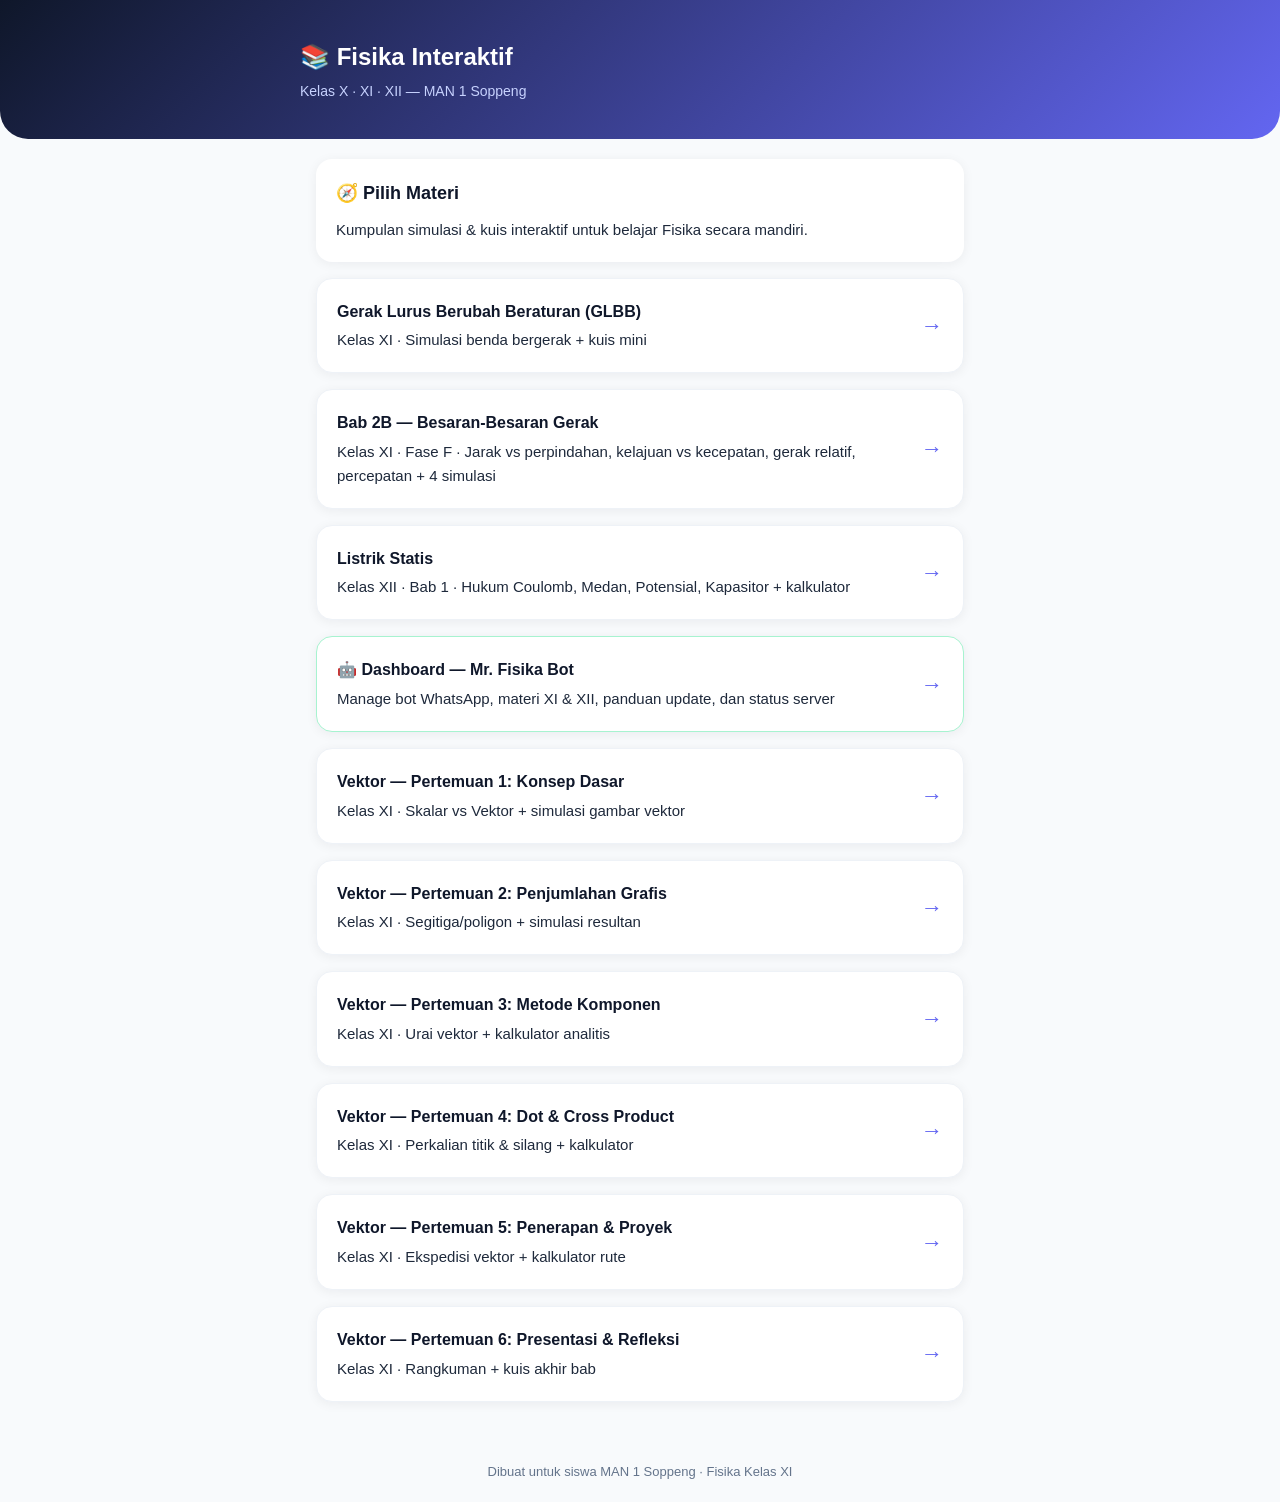
<file: index.html>
<!DOCTYPE html>
<html lang="id">
<head>
<meta charset="UTF-8">
<meta name="viewport" content="width=device-width, initial-scale=1.0">
<title>Fisika Interaktif | MAN 1 Soppeng</title>
<link rel="stylesheet" href="assets/style.css">
</head>
<body>

<header class="hero">
  <div class="hero-inner">
    <h1>📚 Fisika Interaktif</h1>
    <p class="sub">Kelas X · XI · XII — MAN 1 Soppeng</p>
  </div>
</header>

<main class="container">

  <section class="card">
    <h2>🧭 Pilih Materi</h2>
    <p>Kumpulan simulasi & kuis interaktif untuk belajar Fisika secara mandiri.</p>
  </section>

  <a href="materi/xi/glbb.html" class="card link-card">
    <div>
      <h3>Gerak Lurus Berubah Beraturan (GLBB)</h3>
      <p class="muted">Kelas XI · Simulasi benda bergerak + kuis mini</p>
    </div>
    <span class="arrow">→</span>
  </a>

  
  <a href="materi/xi/bab2-b-besaran-gerak.html" class="card link-card">
    <div>
      <h3>Bab 2B — Besaran-Besaran Gerak</h3>
      <p class="muted">Kelas XI · Fase F · Jarak vs perpindahan, kelajuan vs kecepatan, gerak relatif, percepatan + 4 simulasi</p>
    </div>
    <span class="arrow">→</span>
  </a>

  <a href="materi/xii/listrik-statis.html" class="card link-card">
    <div>
      <h3>Listrik Statis</h3>
      <p class="muted">Kelas XII · Bab 1 · Hukum Coulomb, Medan, Potensial, Kapasitor + kalkulator</p>
    </div>
    <span class="arrow">→</span>
  </a>

  <a href="/dashboard.html" class="card link-card" style="border-color:#a7f3d0">
    <div>
      <h3>🤖 Dashboard — Mr. Fisika Bot</h3>
      <p class="muted">Manage bot WhatsApp, materi XI & XII, panduan update, dan status server</p>
    </div>
    <span class="arrow">→</span>
  </a>

  <a href="materi/xi/vektor-p1.html" class="card link-card">
    <div>
      <h3>Vektor — Pertemuan 1: Konsep Dasar</h3>
      <p class="muted">Kelas XI · Skalar vs Vektor + simulasi gambar vektor</p>
    </div>
    <span class="arrow">→</span>
  </a>
  <a href="materi/xi/vektor-p2.html" class="card link-card">
    <div>
      <h3>Vektor — Pertemuan 2: Penjumlahan Grafis</h3>
      <p class="muted">Kelas XI · Segitiga/poligon + simulasi resultan</p>
    </div>
    <span class="arrow">→</span>
  </a>
  <a href="materi/xi/vektor-p3.html" class="card link-card">
    <div>
      <h3>Vektor — Pertemuan 3: Metode Komponen</h3>
      <p class="muted">Kelas XI · Urai vektor + kalkulator analitis</p>
    </div>
    <span class="arrow">→</span>
  </a>
  <a href="materi/xi/vektor-p4.html" class="card link-card">
    <div>
      <h3>Vektor — Pertemuan 4: Dot & Cross Product</h3>
      <p class="muted">Kelas XI · Perkalian titik & silang + kalkulator</p>
    </div>
    <span class="arrow">→</span>
  </a>
  <a href="materi/xi/vektor-p5.html" class="card link-card">
    <div>
      <h3>Vektor — Pertemuan 5: Penerapan & Proyek</h3>
      <p class="muted">Kelas XI · Ekspedisi vektor + kalkulator rute</p>
    </div>
    <span class="arrow">→</span>
  </a>
  <a href="materi/xi/vektor-p6.html" class="card link-card">
    <div>
      <h3>Vektor — Pertemuan 6: Presentasi & Refleksi</h3>
      <p class="muted">Kelas XI · Rangkuman + kuis akhir bab</p>
    </div>
    <span class="arrow">→</span>
  </a>

  <!-- Tambah materi lain di sini -->

</main>

<footer class="foot">
  <p>Dibuat untuk siswa MAN 1 Soppeng · Fisika Kelas XI</p>
</footer>

<style>
.link-card{display:flex;align-items:center;justify-content:space-between;text-decoration:none;color:var(--text);transition:.15s;border:1px solid #EEF2F7}
.link-card:active{transform:scale(.99)}
.link-card h3{font-size:16px;color:var(--navy);margin-bottom:4px}
.muted{font-size:14px;color:var(--muted)}
.arrow{font-size:22px;color:var(--indigo)}
</style>
</body>
</html>
</file>
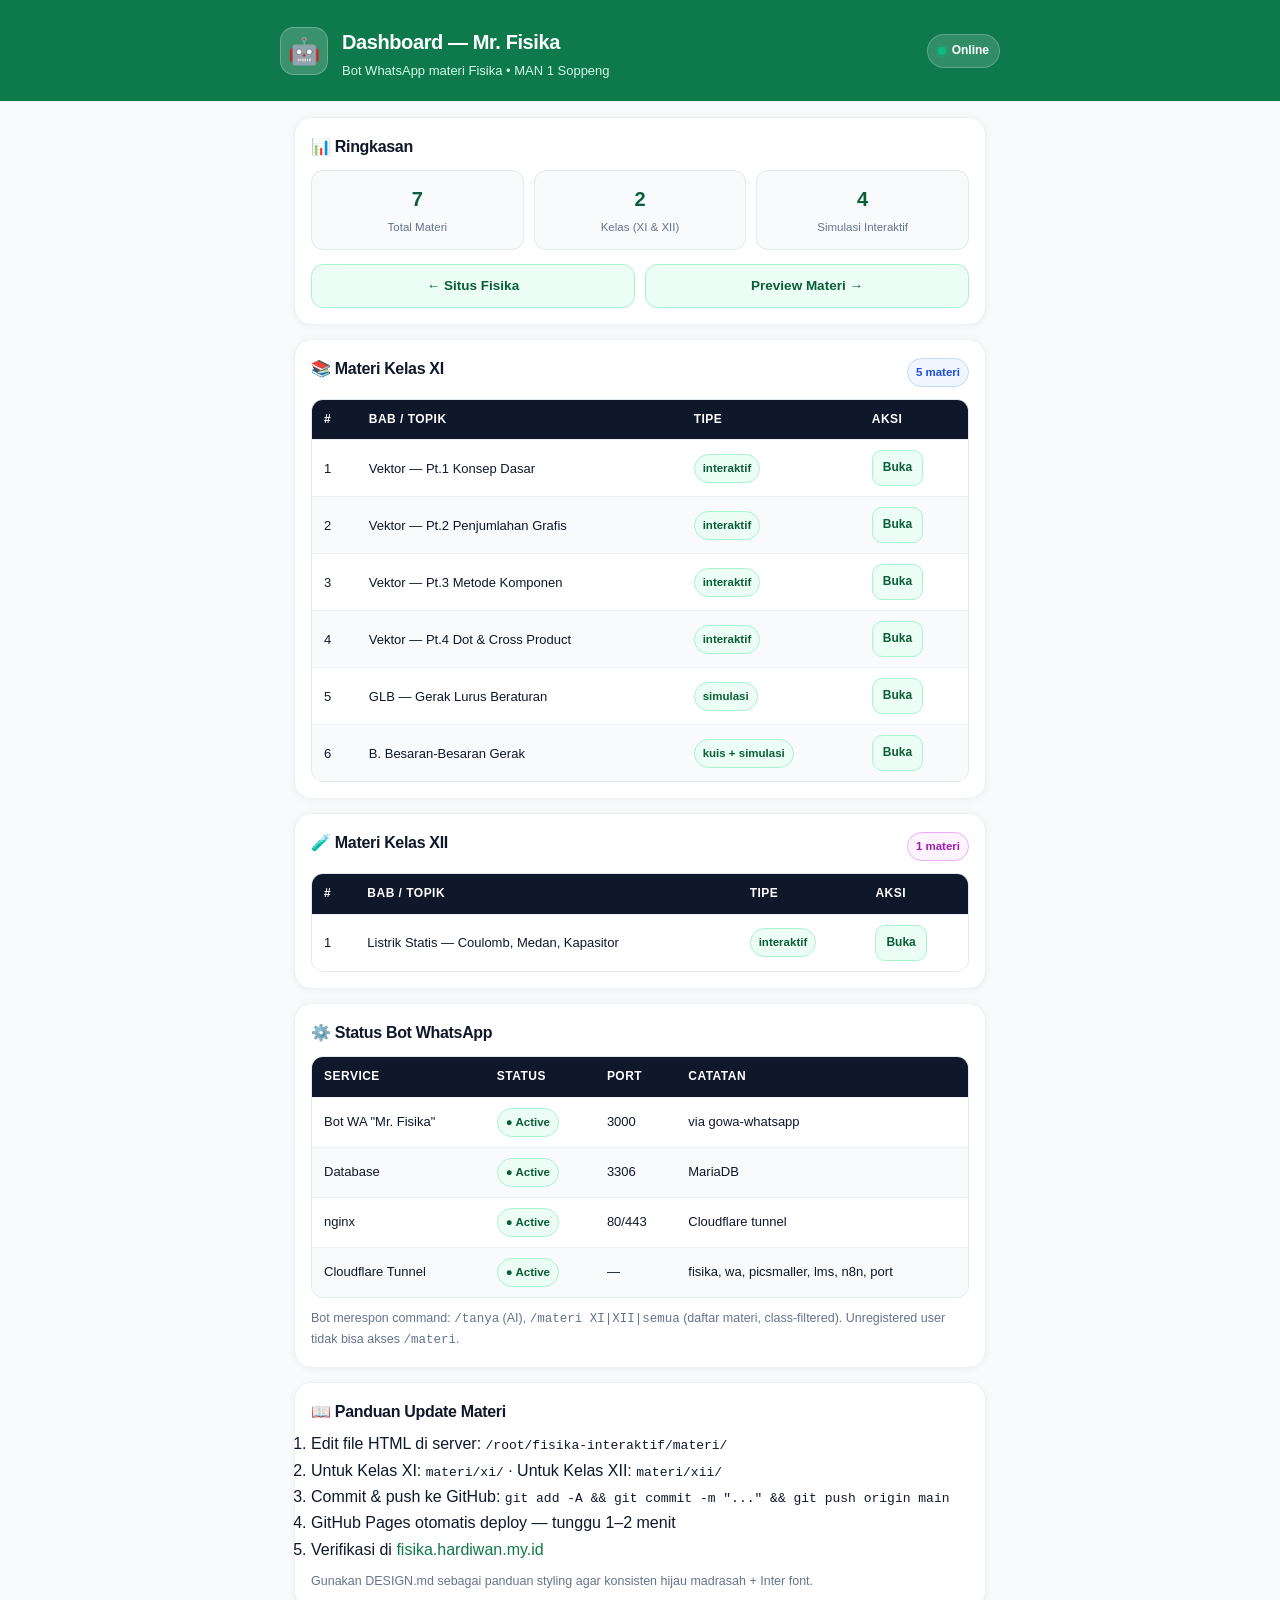
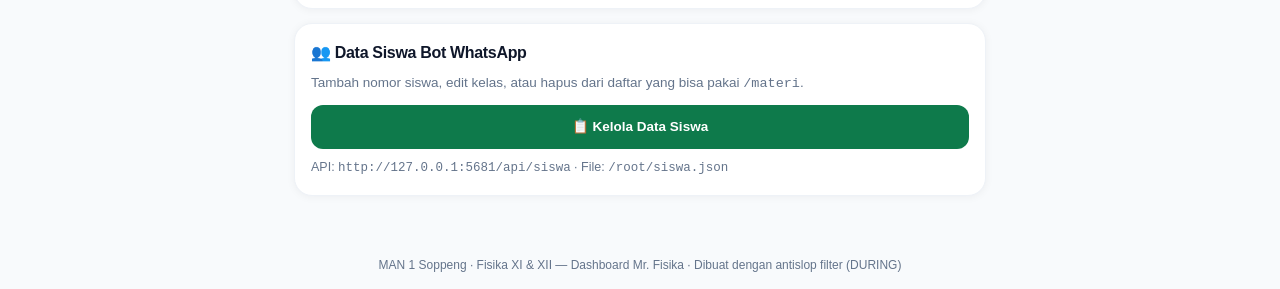
<file: dashboard.html>
<!DOCTYPE html>
<html lang="id">
<head>
<meta charset="UTF-8">
<meta name="viewport" content="width=device-width, initial-scale=1.0">
<title>Dashboard — Mr. Fisika Bot | MAN 1 Soppeng</title>
<meta name="color-scheme" content="light">
<style>
:root{--emerald:#0e7a4b;--emerald-600:#0a5e3a;--emerald-50:#ecfdf5;--amber:#f59e0b;--amber-50:#fffbeb;--slate-900:#0f172a;--slate-700:#334155;--slate-500:#64748b;--slate-200:#e2e8f0;--slate-50:#f8fafc;--white:#ffffff;--r:18px;--r2:12px}
*{box-sizing:border-box;margin:0;padding:0}
html{scroll-behavior:smooth}
body{font-family:Inter,-apple-system,BlinkMacSystemFont,"Segoe UI",Roboto,Helvetica,Arial,sans-serif;background:var(--slate-50);color:var(--slate-900);line-height:1.65;-webkit-font-smoothing:antialiased}
a{color:var(--emerald);text-decoration:none}
.hero{background:var(--emerald);color:#fff;padding:22px 18px 20px}
.hero-inner{max-width:720px;margin:0 auto;display:flex;align-items:center;gap:14px;flex-wrap:wrap}
.bot-icon{width:48px;height:48px;border-radius:14px;background:rgba(255,255,255,.18);border:1px solid rgba(255,255,255,.25);display:flex;align-items:center;justify-content:center;font-size:26px;flex-shrink:0}
.hero-text{flex:1;min-width:180px}
.hero h1{font-size:20px;font-weight:800;letter-spacing:-.02em;margin:4px 0 2px}
.hero p{color:#d1fae5;font-size:13px;line-height:1.5}
.status-pill{display:inline-flex;align-items:center;gap:6px;background:rgba(255,255,255,.15);border:1px solid rgba(255,255,255,.22);padding:6px 10px;border-radius:999px;font-size:12px;font-weight:600;color:#fff}
.dot{width:8px;height:8px;border-radius:50%;background:#10b981;box-shadow:0 0 0 3px rgba(16,185,129,.25)}
.dot.off{background:#ef4444;box-shadow:0 0 0 3px rgba(239,68,68,.25)}
.container{max-width:720px;margin:0 auto;padding:16px 14px 44px;display:flex;flex-direction:column;gap:14px}
.card{background:var(--white);border-radius:var(--r);padding:16px;box-shadow:0 1px 8px rgba(15,23,42,.05);border:1px solid #eef2f7}
.card h2{font-size:16px;font-weight:800;letter-spacing:-.02em;color:var(--slate-900);margin-bottom:6px;display:flex;gap:8px;align-items:center}
.muted{color:var(--slate-500);font-size:13.5px}
.small{font-size:12.5px;color:var(--slate-500)}
.kpi{display:grid;grid-template-columns:1fr 1fr 1fr;gap:10px;margin-top:10px}
.kpi div{background:var(--slate-50);border:1px solid var(--slate-200);border-radius:12px;padding:12px;text-align:center}
.kpi strong{font-size:20px;display:block;color:var(--emerald-600)}
.kpi span{font-size:11.5px;color:var(--slate-500);margin-top:2px;display:block}
.table{width:100%;border-collapse:separate;border-spacing:0;overflow:hidden;border-radius:12px;border:1px solid var(--slate-200);margin-top:10px;font-size:13px}
.table th{background:var(--slate-900);color:#fff;text-align:left;padding:10px 12px;font-weight:700;font-size:12px;text-transform:uppercase;letter-spacing:.04em}
.table td{padding:10px 12px;border-top:1px solid #eef2f7;background:#fff}
.table tr:nth-child(even) td{background:var(--slate-50)}
.badge{display:inline-flex;align-items:center;gap:5px;background:var(--emerald-50);color:var(--emerald-600);border:1px solid #a7f3d0;padding:4px 8px;border-radius:999px;font-size:11.5px;font-weight:700}
.badge.xi{background:#eff6ff;color:#1d4ed8;border-color:#bfdbfe}
.badge.xii{background:#fdf4ff;color:#a21caf;border-color:#f0abfc}
.btn{appearance:none;border:none;background:var(--emerald);color:#fff;padding:10px 14px;border-radius:12px;font-size:13.5px;font-weight:750;cursor:pointer;min-height:44px;transition:.12s;display:inline-flex;align-items:center;justify-content:center;gap:6px;text-decoration:none}
.btn:active{transform:scale(.98)}
.btn.ghost{background:var(--emerald-50);color:var(--emerald-600);border:1px solid #a7f3d0}
.btn.sm{padding:7px 10px;font-size:12px;min-height:36px;border-radius:10px}
.row{display:flex;gap:10px;flex-wrap:wrap;margin-top:10px}
.split{display:flex;gap:10px;align-items:center;font-size:12px;color:var(--slate-500);margin:8px 0}
.split::before,.split::after{content:"";flex:1;height:1px;background:var(--slate-200)}
.foot{text-align:center;padding:16px;color:var(--slate-500);font-size:12px}
.empty{text-align:center;padding:18px;color:var(--slate-500);font-size:13.5px}
</style>
</head>
<body>
<header class="hero">
  <div class="hero-inner">
    <div class="bot-icon">🤖</div>
    <div class="hero-text">
      <h1>Dashboard — Mr. Fisika</h1>
      <p>Bot WhatsApp materi Fisika • MAN 1 Soppeng</p>
    </div>
    <div class="status-pill"><span class="dot" id="statusDot"></span> <span id="statusText">Online</span></div>
  </div>
</header>

<main class="container">

  <!-- STATUS BOT -->
  <section class="card">
    <h2>📊 Ringkasan</h2>
    <div class="kpi">
      <div><strong id="totalMateri">0</strong><span>Total Materi</span></div>
      <div><strong id="totalKelas">2</strong><span>Kelas (XI & XII)</span></div>
      <div><strong id="totalSimulasi">0</strong><span>Simulasi Interaktif</span></div>
    </div>
    <div class="row" style="margin-top:14px">
      <a href="/" class="btn ghost" style="flex:1">← Situs Fisika</a>
      <a href="/materi/xi/bab2-b-besaran-gerak.html" class="btn ghost" style="flex:1">Preview Materi →</a>
    </div>
  </section>

  <!-- MATERI KELAS XI -->
  <section class="card">
    <div style="display:flex;justify-content:space-between;align-items:center;flex-wrap:wrap;gap:8px">
      <h2>📚 Materi Kelas XI</h2>
      <span class="badge xi">5 materi</span>
    </div>
    <table class="table">
      <thead><tr><th>#</th><th>Bab / Topik</th><th>Tipe</th><th>Aksi</th></tr></thead>
      <tbody>
        <tr><td>1</td><td>Vektor — Pt.1 Konsep Dasar</td><td><span class="badge">interaktif</span></td><td><a href="/materi/xi/vektor-p1.html" class="btn sm ghost">Buka</a></td></tr>
        <tr><td>2</td><td>Vektor — Pt.2 Penjumlahan Grafis</td><td><span class="badge">interaktif</span></td><td><a href="/materi/xi/vektor-p2.html" class="btn sm ghost">Buka</a></td></tr>
        <tr><td>3</td><td>Vektor — Pt.3 Metode Komponen</td><td><span class="badge">interaktif</span></td><td><a href="/materi/xi/vektor-p3.html" class="btn sm ghost">Buka</a></td></tr>
        <tr><td>4</td><td>Vektor — Pt.4 Dot & Cross Product</td><td><span class="badge">interaktif</span></td><td><a href="/materi/xi/vektor-p4.html" class="btn sm ghost">Buka</a></td></tr>
        <tr><td>5</td><td>GLB — Gerak Lurus Beraturan</td><td><span class="badge">simulasi</span></td><td><a href="/materi/xi/glbb.html" class="btn sm ghost">Buka</a></td></tr>
        <tr><td>6</td><td>B. Besaran-Besaran Gerak</td><td><span class="badge">kuis + simulasi</span></td><td><a href="/materi/xi/bab2-b-besaran-gerak.html" class="btn sm ghost">Buka</a></td></tr>
      </tbody>
    </table>
  </section>

  <!-- MATERI KELAS XII -->
  <section class="card">
    <div style="display:flex;justify-content:space-between;align-items:center;flex-wrap:wrap;gap:8px">
      <h2>🧪 Materi Kelas XII</h2>
      <span class="badge xii">1 materi</span>
    </div>
    <table class="table">
      <thead><tr><th>#</th><th>Bab / Topik</th><th>Tipe</th><th>Aksi</th></tr></thead>
      <tbody>
        <tr><td>1</td><td>Listrik Statis — Coulomb, Medan, Kapasitor</td><td><span class="badge">interaktif</span></td><td><a href="/materi/xii/listrik-statis.html" class="btn sm ghost">Buka</a></td></tr>
      </tbody>
    </table>
  </section>

  <!-- BOT STATUS -->
  <section class="card">
    <h2>⚙️ Status Bot WhatsApp</h2>
    <table class="table">
      <thead><tr><th>Service</th><th>Status</th><th>Port</th><th>Catatan</th></tr></thead>
      <tbody>
        <tr><td>Bot WA "Mr. Fisika"</td><td><span class="badge">● Active</span></td><td>3000</td><td>via gowa-whatsapp</td></tr>
        <tr><td>Database</td><td><span class="badge">● Active</span></td><td>3306</td><td>MariaDB</td></tr>
        <tr><td>nginx</td><td><span class="badge">● Active</span></td><td>80/443</td><td>Cloudflare tunnel</td></tr>
        <tr><td>Cloudflare Tunnel</td><td><span class="badge">● Active</span></td><td>—</td><td>fisika, wa, picsmaller, lms, n8n, port</td></tr>
      </tbody>
    </table>
    <p class="small" style="margin-top:10px">Bot merespon command: <code>/tanya</code> (AI), <code>/materi XI|XII|semua</code> (daftar materi, class-filtered). Unregistered user tidak bisa akses <code>/materi</code>.</p>
  </section>

  <!-- PANDUAN -->
  <section class="card">
    <h2>📖 Panduan Update Materi</h2>
    <ol class="list">
      <li>Edit file HTML di server: <code>/root/fisika-interaktif/materi/</code></li>
      <li>Untuk Kelas XI: <code>materi/xi/</code> · Untuk Kelas XII: <code>materi/xii/</code></li>
      <li>Commit & push ke GitHub: <code>git add -A && git commit -m "..." && git push origin main</code></li>
      <li>GitHub Pages otomatis deploy — tunggu 1–2 menit</li>
      <li>Verifikasi di <a href="https://fisika.hardiwan.my.id">fisika.hardiwan.my.id</a></li>
    </ol>
    <p class="small" style="margin-top:8px">Gunakan DESIGN.md sebagai panduan styling agar konsisten hijau madrasah + Inter font.</p>
  </section>

  <!-- DATA SISWA -->
  <section class="card">
    <h2>👥 Data Siswa Bot WhatsApp</h2>
    <p class="muted">Tambah nomor siswa, edit kelas, atau hapus dari daftar yang bisa pakai <code>/materi</code>.</p>
    <div class="row" style="margin-top:10px">
      <a href="/siswa.html" class="btn" style="flex:1">📋 Kelola Data Siswa</a>
    </div>
    <p class="small" style="margin-top:8px">API: <code>http://127.0.0.1:5681/api/siswa</code> · File: <code>/root/siswa.json</code></p>
  </section>

</main>

<footer class="foot">
  <p>MAN 1 Soppeng · Fisika XI & XII — Dashboard Mr. Fisika · Dibuat dengan antislop filter (DURING)</p>
</footer>

<script>
// KPI counters
document.getElementById('totalMateri').textContent = '7';
document.getElementById('totalSimulasi').textContent = '4';

// Simulasi cek bot status (placeholder)
setTimeout(()=>{
  const dot = document.getElementById('statusDot');
  const txt = document.getElementById('statusText');
  // Jika bot wa mati, ganti ke off
  // dot.classList.add('off'); txt.textContent = 'Offline';
}, 2000);
</script>
</body>
</html>
</file>
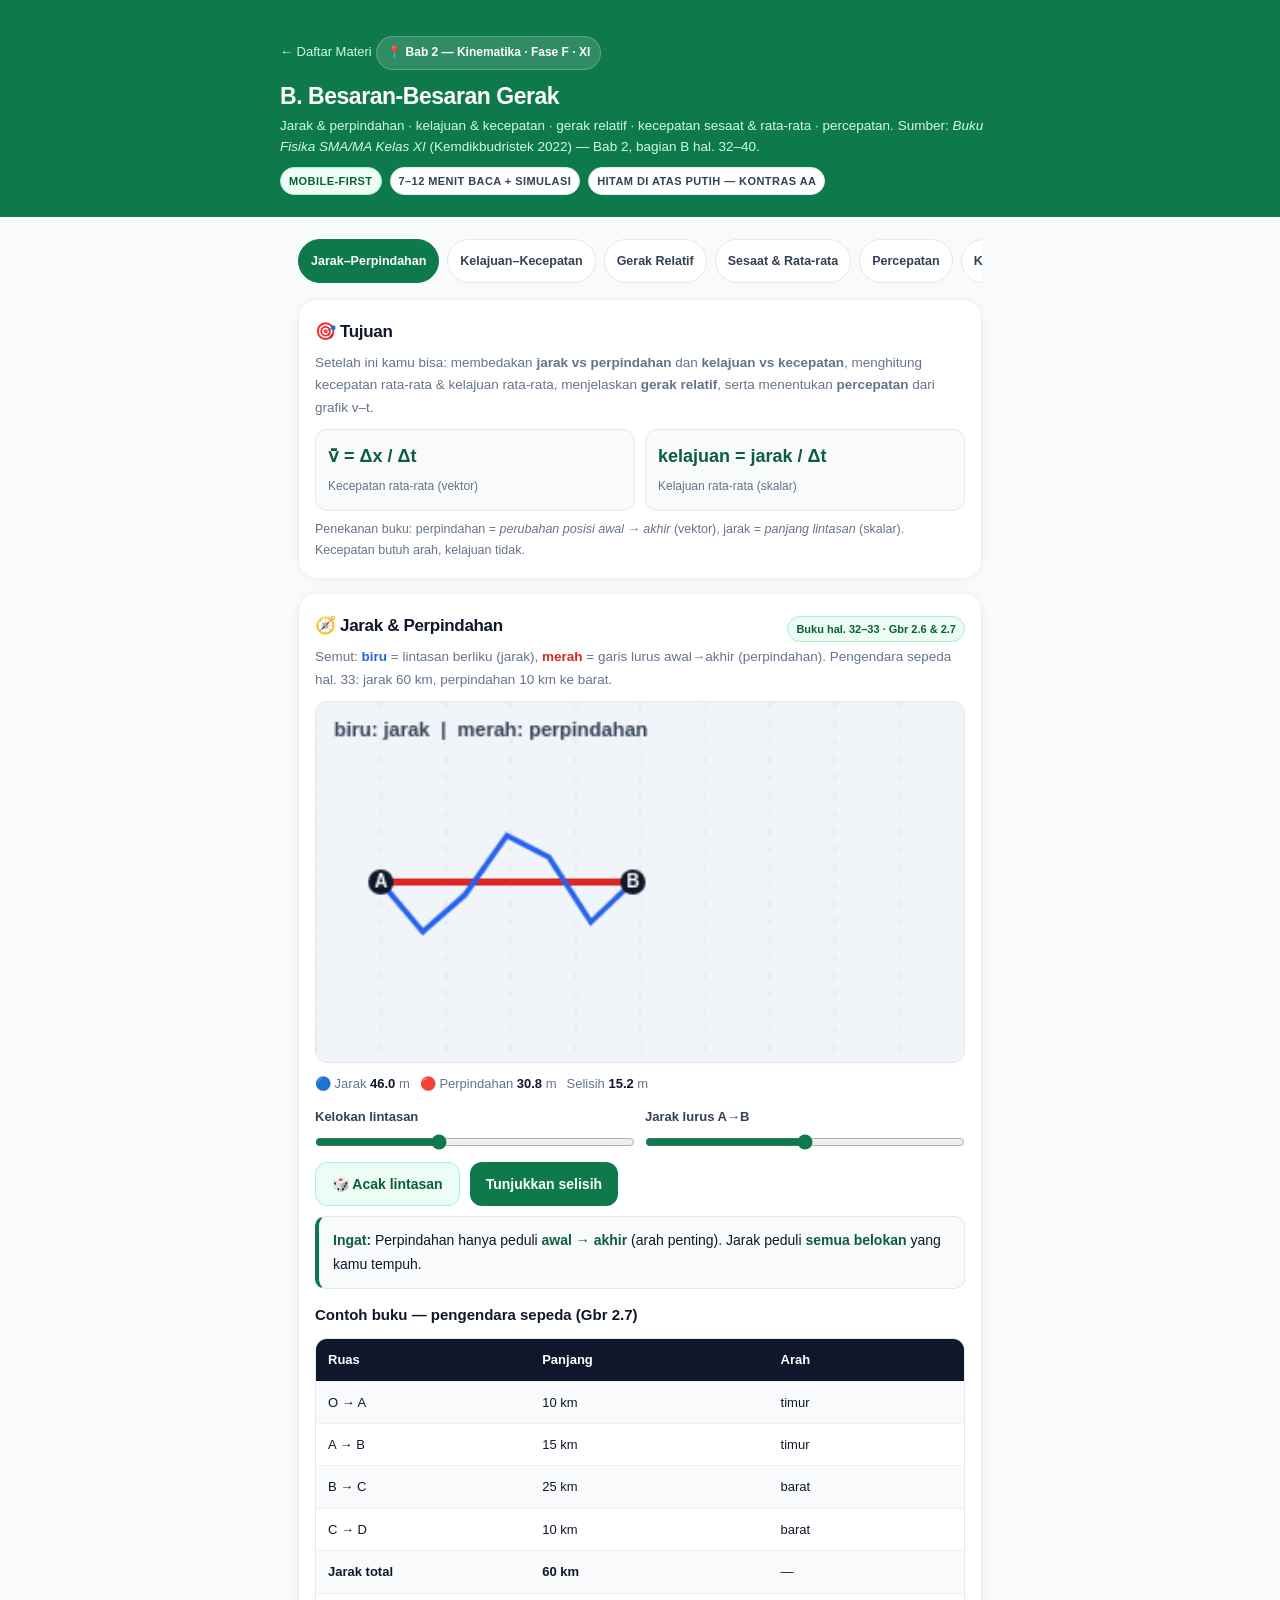
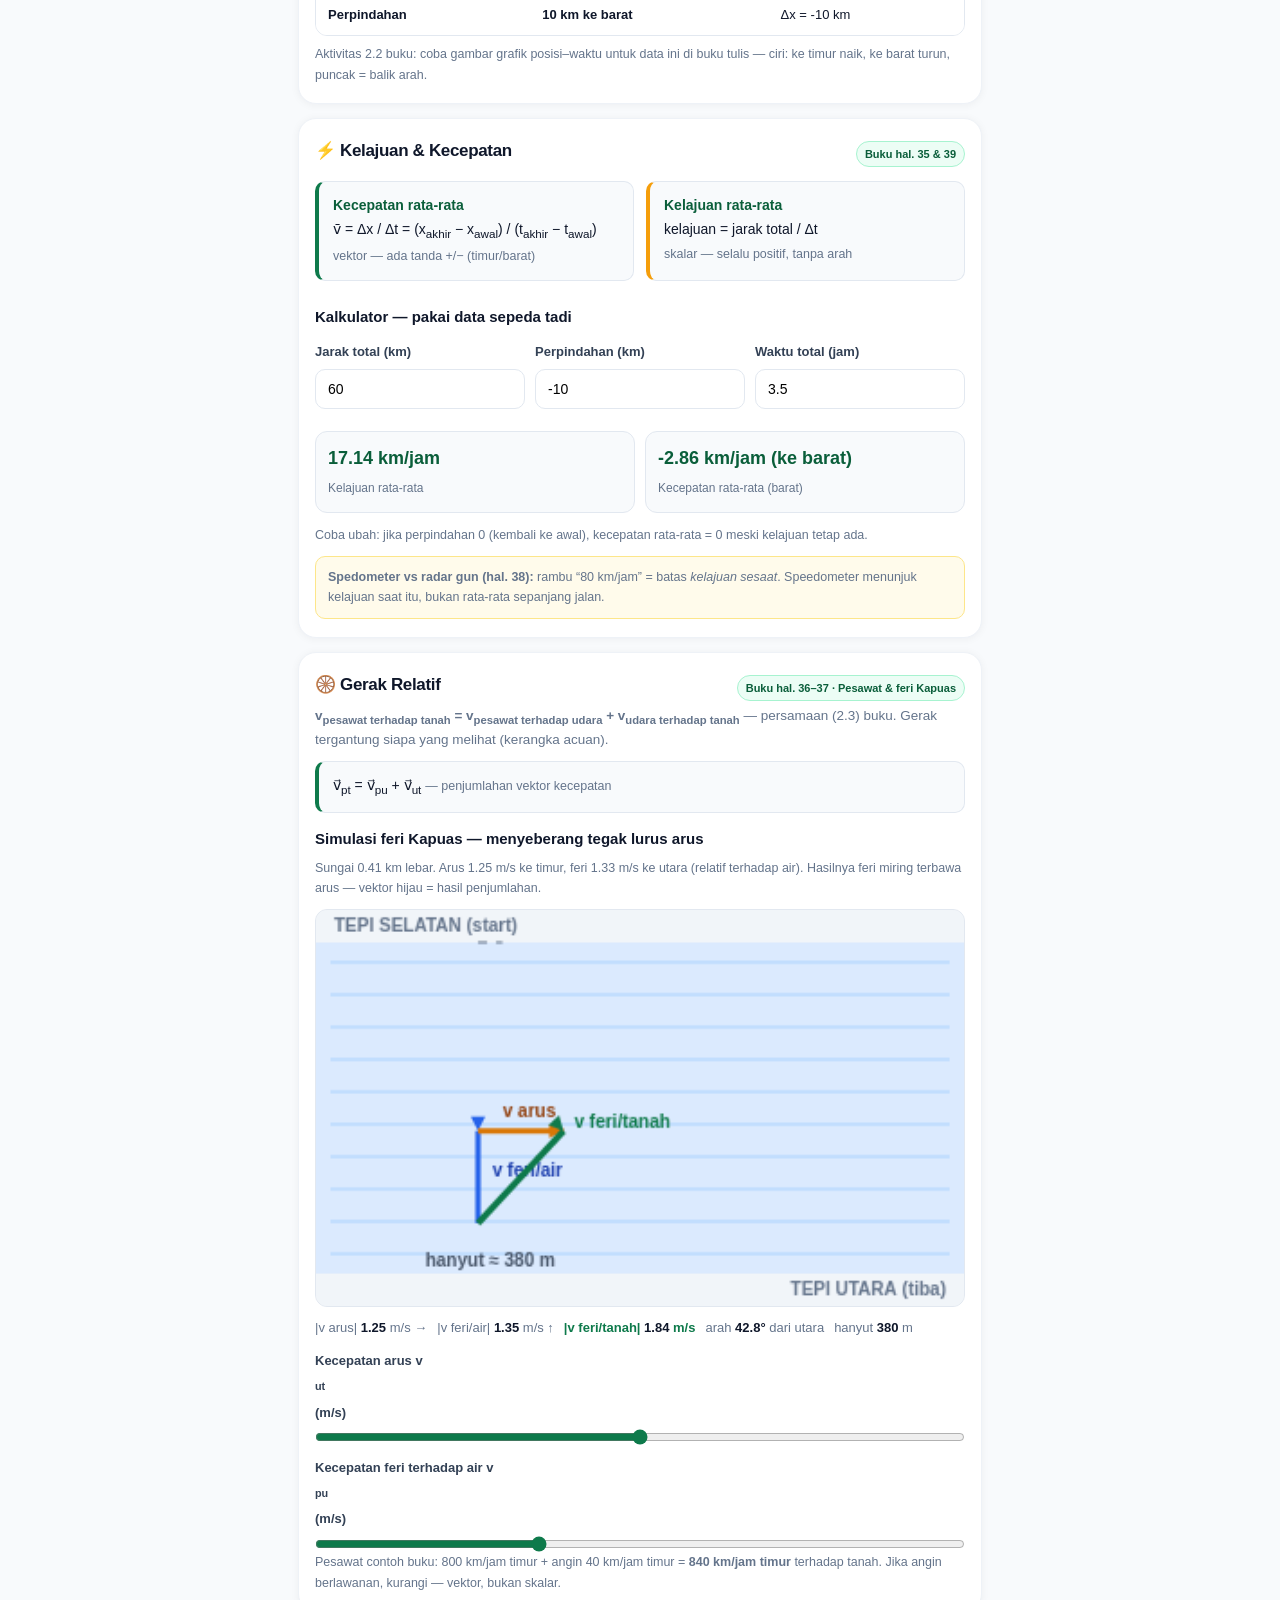
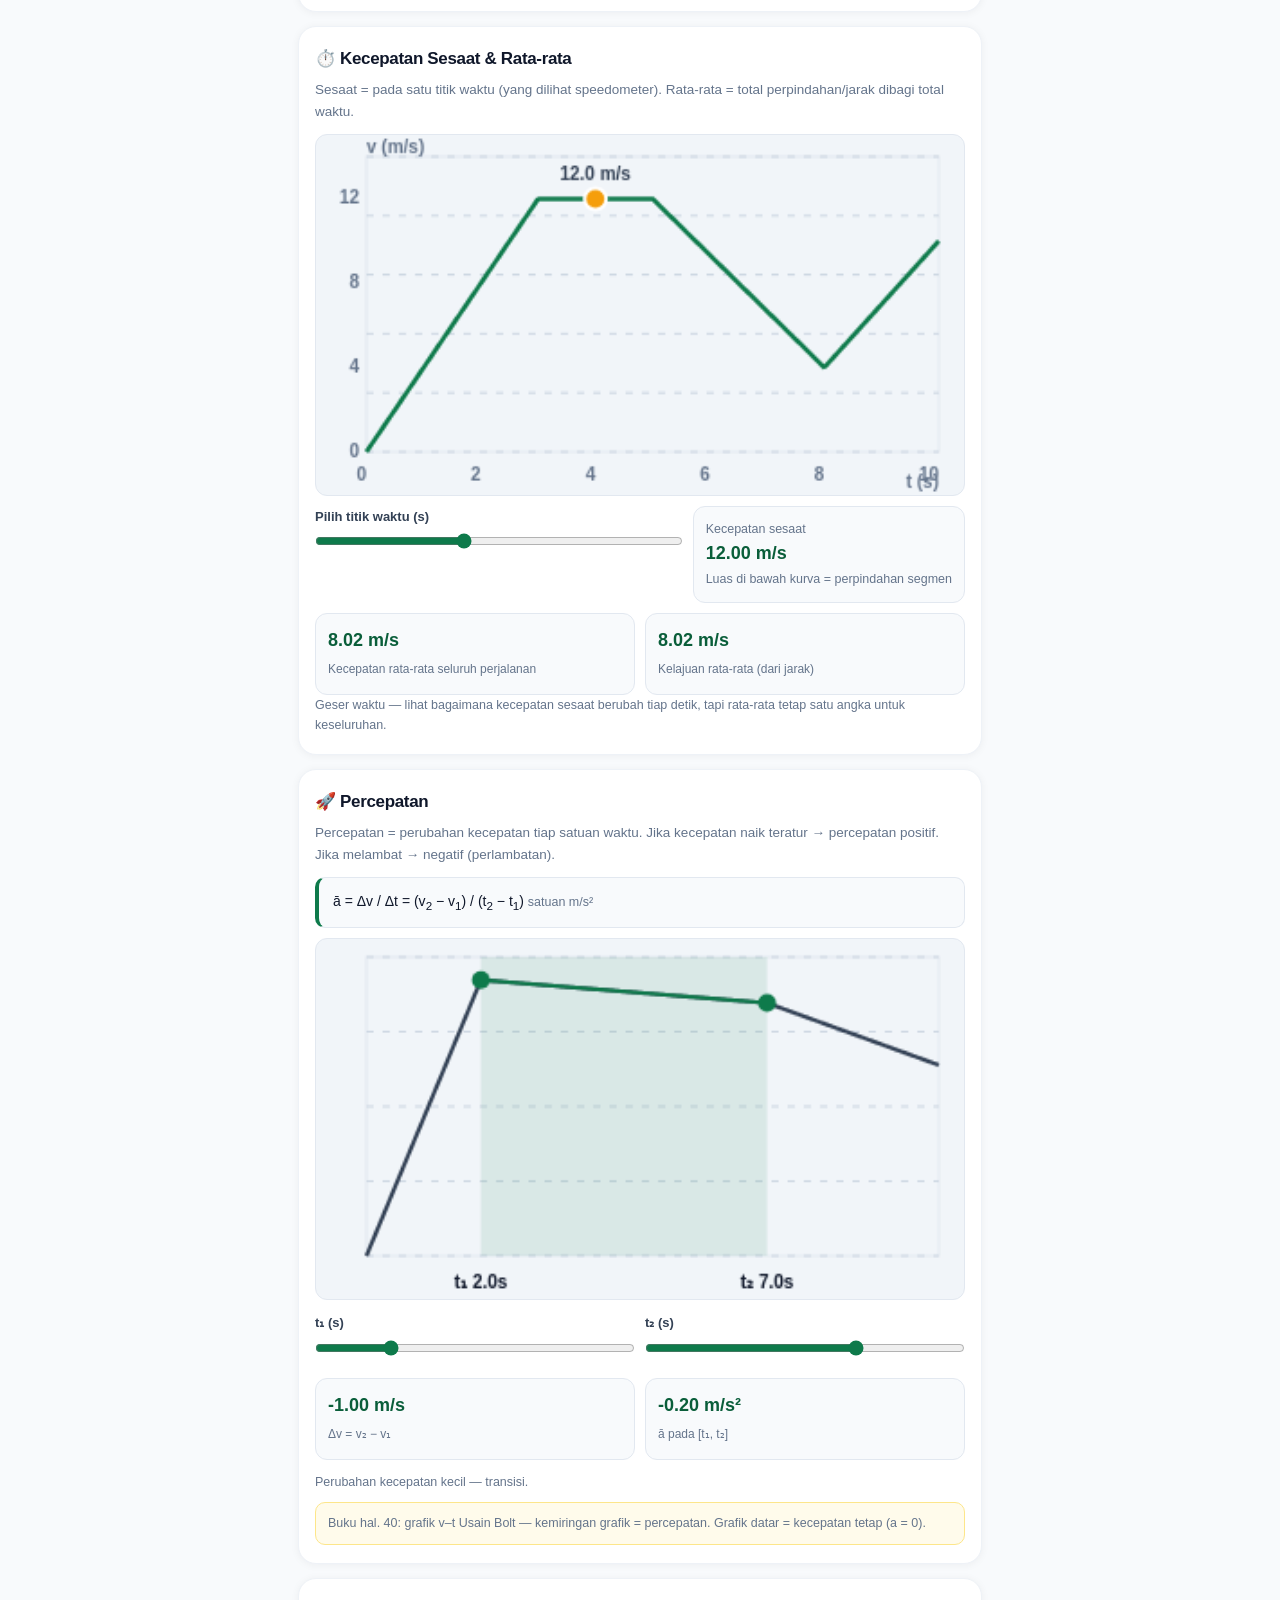
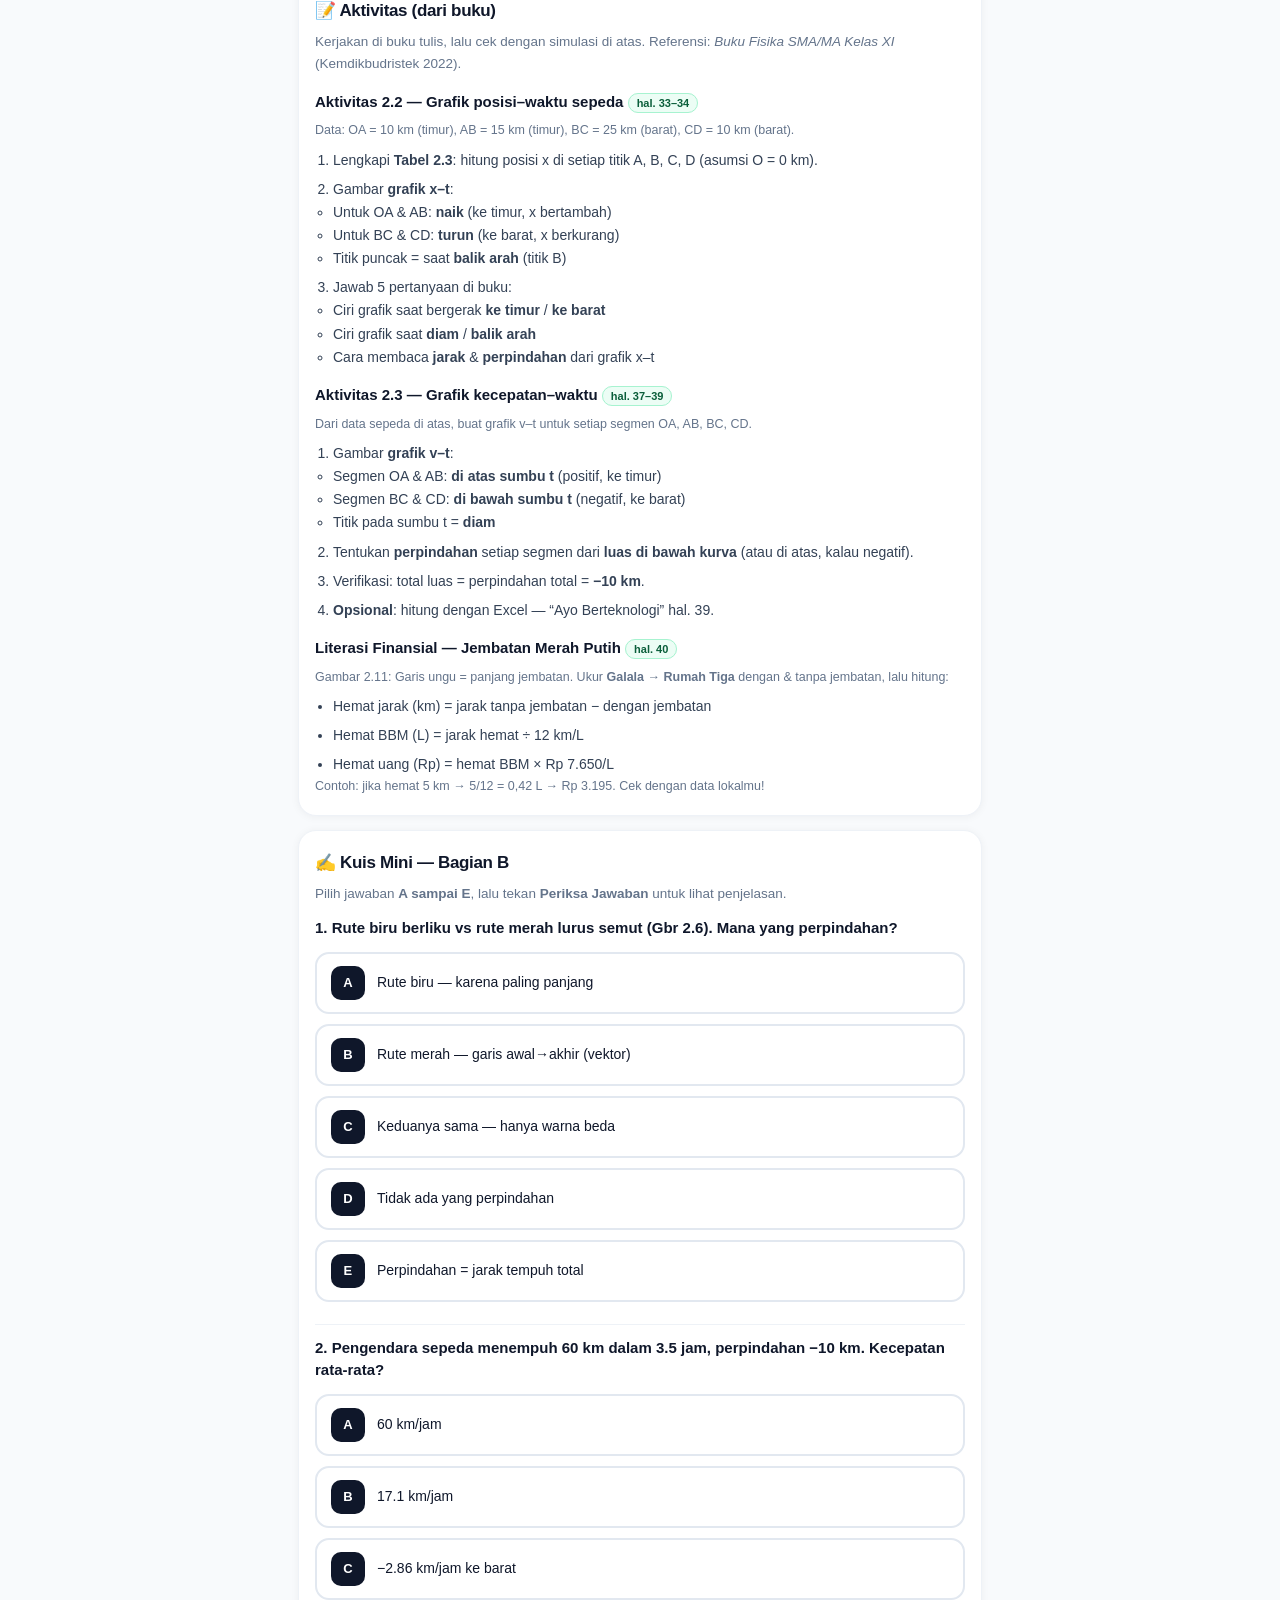
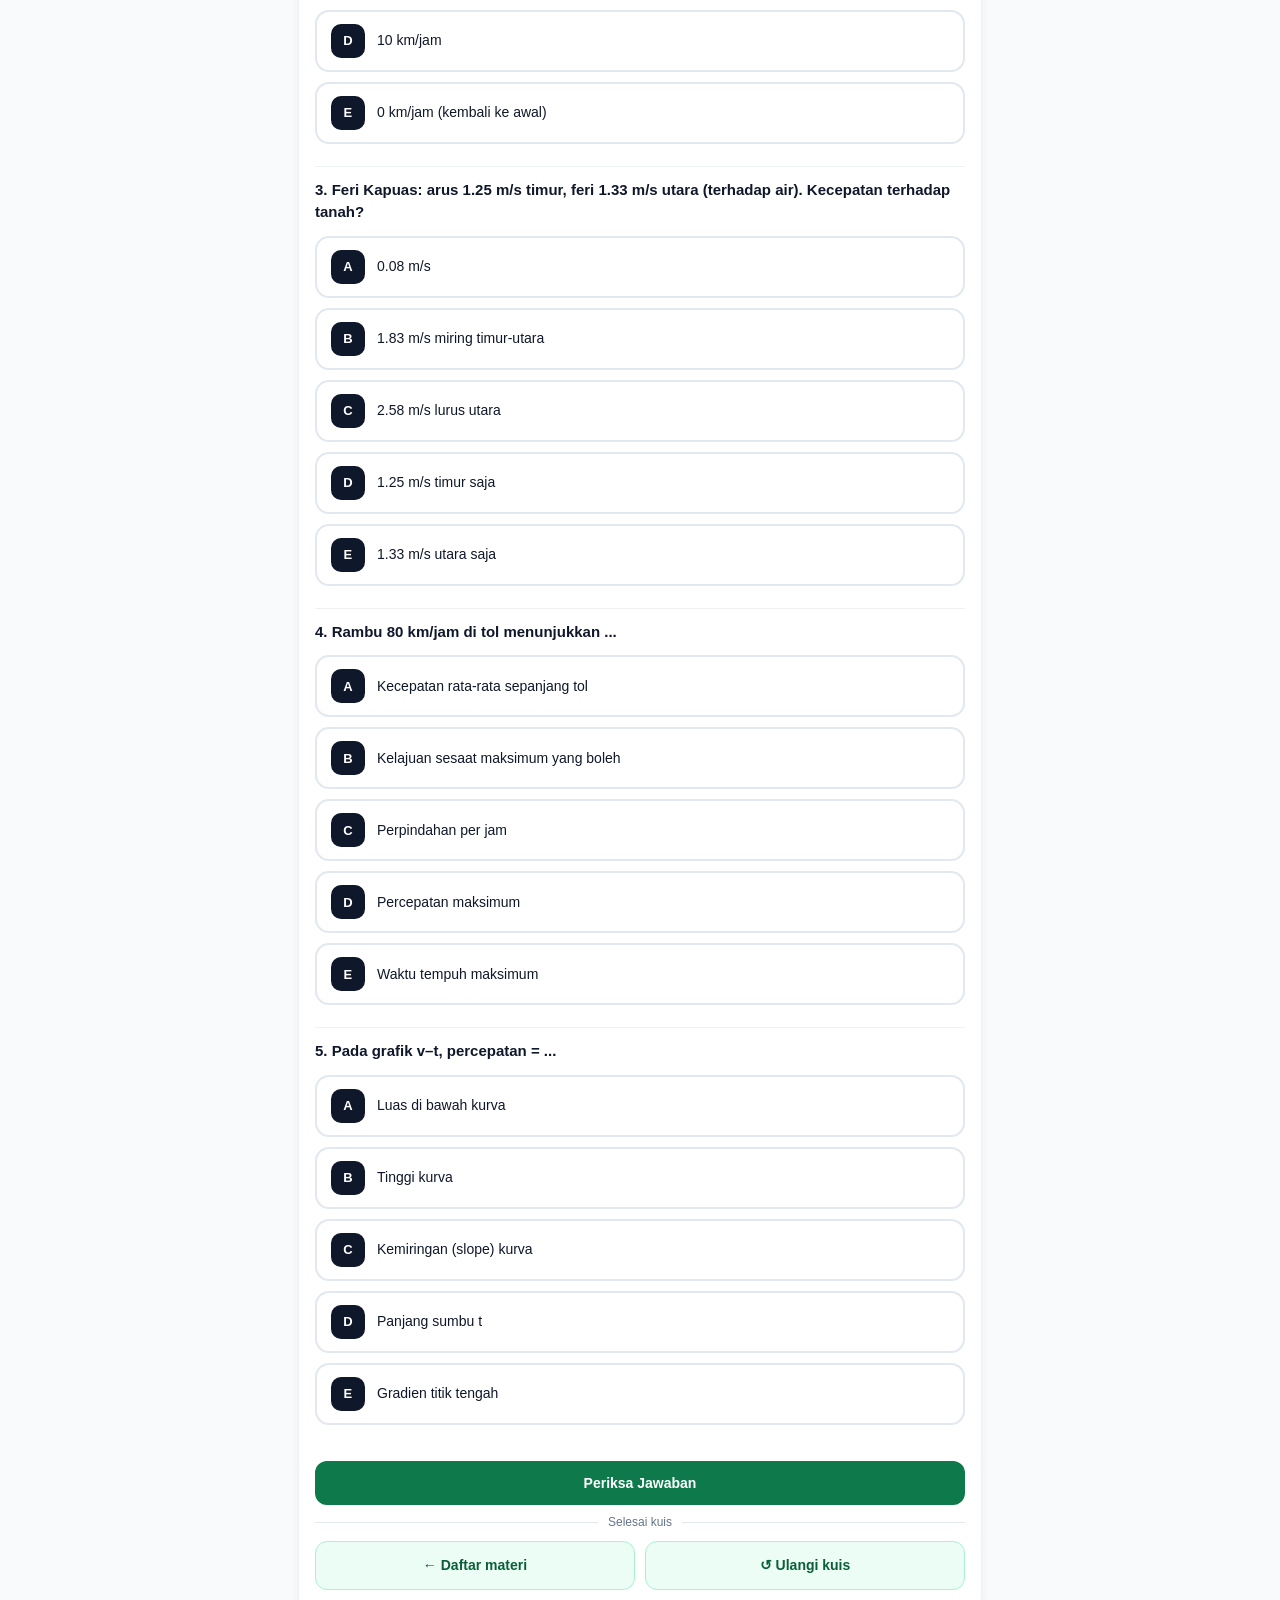
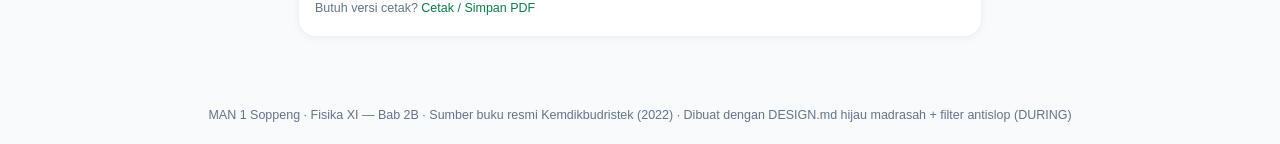
<file: materi/xi/bab2-b-besaran-gerak.html>
<!DOCTYPE html>
<html lang="id">
<head>
<meta charset="UTF-8">
<meta name="viewport" content="width=device-width, initial-scale=1.0">
<title>Bab 2B — Besaran-Besaran Gerak | Fisika XI</title>
<meta name="color-scheme" content="light">
<style>
:root{
  --emerald:#0e7a4b; --emerald-600:#0a5e3a; --emerald-50:#ecfdf5;
  --amber:#f59e0b; --amber-50:#fffbeb;
  --slate-900:#0f172a; --slate-700:#334155; --slate-500:#64748b; --slate-200:#e2e8f0; --slate-50:#f8fafc;
  --white:#ffffff;
  --r:18px; --r2:12px;
}
*{box-sizing:border-box;margin:0;padding:0}
html{scroll-behavior:smooth}
body{font-family:Inter, -apple-system,BlinkMacSystemFont,"Segoe UI",Roboto,Helvetica,Arial,sans-serif; background:var(--slate-50); color:var(--slate-900); line-height:1.65; -webkit-font-smoothing:antialiased}
a{color:var(--emerald); text-decoration:none}
a:focus-visible, button:focus-visible, input:focus-visible, select:focus-visible{outline:3px solid #a7f3d0; outline-offset:2px}
.hero{background:var(--emerald); color:#fff; padding:26px 18px 22px;}
.hero-inner{max-width:720px;margin:0 auto}
.back{color:#d1fae5;font-size:13px;display:inline-flex;gap:6px;align-items:center;min-height:44px}
.hero h1{font-size:23px; line-height:1.25; font-weight:800; letter-spacing:-.02em; margin:8px 0 6px}
.hero p{color:#d1fae5;font-size:13.5px; line-height:1.5}
.badge{display:inline-flex;align-items:center;gap:6px;background:rgba(255,255,255,.14);border:1px solid rgba(255,255,255,.22); color:#fff; padding:6px 10px; border-radius:999px; font-size:12px; font-weight:600}
.container{max-width:720px;margin:0 auto; padding:18px 14px 44px; display:flex; flex-direction:column; gap:14px}
.card{background:var(--white); border-radius:var(--r); padding:18px 16px; box-shadow:0 1px 8px rgba(15,23,42,.05); border:1px solid #eef2f7}
.card h2{font-size:17px; font-weight:800; letter-spacing:-.02em; color:var(--slate-900); margin-bottom:6px; display:flex; gap:8px; align-items:center}
.card h3{font-size:15px; font-weight:750; color:var(--slate-900); margin:14px 0 6px}
.muted{color:var(--slate-500); font-size:13.5px}
.small{font-size:12.5px; color:var(--slate-500)}
.rumus{background:var(--slate-50); border:1px solid var(--slate-200); border-left:4px solid var(--emerald); padding:12px 14px; border-radius:10px; font-size:14px; line-height:1.7; margin:10px 0}
.rumus b{color:var(--emerald-600)}
.note{font-size:12.5px; color:var(--slate-500); background:var(--amber-50); border:1px solid #fde68a; padding:10px 12px; border-radius:10px; margin-top:10px}
.kpi{display:grid; grid-template-columns:1fr 1fr; gap:10px; margin-top:10px}
.kpi div{background:var(--slate-50); border:1px solid var(--slate-200); border-radius:12px; padding:12px}
.kpi strong{font-size:18px; display:block; color:var(--emerald-600)}
.kpi span{font-size:12px; color:var(--slate-500)}
.controls{display:flex; flex-direction:column; gap:12px; margin-top:12px}
.row{display:flex; gap:10px; flex-wrap:wrap}
label{font-size:13px; font-weight:600; color:var(--slate-700); display:flex; flex-direction:column; gap:6px; flex:1; min-width:140px}
input[type=range]{width:100%; accent-color:var(--emerald)}
input[type=number], select{width:100%; padding:11px 12px; border-radius:10px; border:1px solid var(--slate-200); font-size:14px; background:var(--white)}
.btn{appearance:none; border:none; background:var(--emerald); color:#fff; padding:12px 16px; border-radius:12px; font-size:14px; font-weight:750; cursor:pointer; min-height:44px; transition:.12s; display:inline-flex; align-items:center; justify-content:center; gap:8px}
.btn:active{transform:scale(.98)}
.btn.ghost{background:var(--emerald-50); color:var(--emerald-600); border:1px solid #a7f3d0}
.btn:disabled{opacity:.5; cursor:not-allowed}
canvas{width:100%; max-width:100%; height:auto; background:#f1f5f9; border-radius:12px; display:block; margin:10px 0; border:1px solid #e2e8f0}
.readout{display:flex; gap:10px; flex-wrap:wrap; font-size:13px; color:var(--slate-500)}
.readout b{color:var(--slate-900)}
.pill{font-size:11px; font-weight:800; letter-spacing:.04em; text-transform:uppercase; padding:4px 8px; border-radius:999px; border:1px solid var(--slate-200); color:var(--slate-700); background:#fff}
.pill.ok{background:var(--emerald-50); color:var(--emerald-600); border-color:#a7f3d0}
.pill.warn{background:var(--amber-50); color:#b45309; border-color:#fde68a}
.grid2{display:grid; grid-template-columns:1fr; gap:12px}
@media(min-width:640px){.grid2{grid-template-columns:1fr 1fr} .container{padding:22px 18px 50px}}
.q{padding:12px 0; border-bottom:1px solid #eef2f7}
.q:last-child{border:none}
.q p{font-size:15px; margin-bottom:12px; color:var(--slate-900); font-weight:700; line-height:1.5}
.opt{display:flex; align-items:center; gap:12px; font-size:14px; padding:12px 14px; border:2px solid #e2e8f0; border-radius:14px; margin-bottom:10px; cursor:pointer; min-height:52px; transition:.15s; background:#fff; font-weight:500; user-select:none}
.opt:hover{border-color:var(--emerald); background:var(--emerald-50); transform:translateY(-1px)}
.opt input{display:none}
.opt.selected{border-color:var(--emerald); background:var(--emerald-50); box-shadow:0 0 0 4px rgba(14,122,75,.12)}
.opt.correct{border-color:#059669; background:#ecfdf5; color:#065f46; box-shadow:0 0 0 4px rgba(5,150,105,.12)}
.opt.wrong{border-color:#dc2626; background:#fef2f2; color:#991b1b; box-shadow:0 0 0 4px rgba(220,38,38,.12)}
.opt-letter{width:34px; height:34px; border-radius:10px; background:var(--slate-900); color:#fff; display:inline-flex; align-items:center; justify-content:center; font-weight:800; font-size:13px; flex-shrink:0; letter-spacing:.02em}
.opt.selected .opt-letter{background:var(--emerald)}
.opt.correct .opt-letter{background:#059669}
.opt.wrong .opt-letter{background:#dc2626}
.result{margin-top:14px; font-weight:750; font-size:15px; padding:12px 14px; border-radius:12px; display:none}
.result.ok{display:block; background:var(--emerald-50); color:var(--emerald-600); border:1px solid #a7f3d0}
.result.warn{display:block; background:#fffbeb; color:#b45309; border:1px solid #fde68a}
.split{display:flex; gap:10px; align-items:center; font-size:12px; color:var(--slate-500); margin:8px 0}
.split::before, .split::after{content:""; flex:1; height:1px; background:var(--slate-200)}
.foot{text-align:center; padding:18px; color:var(--slate-500); font-size:12.5px}
.tag{font-size:11px; font-weight:700; color:var(--emerald-600); background:var(--emerald-50); border:1px solid #a7f3d0; padding:3px 8px; border-radius:999px}
.list{padding-left:18px; font-size:14px; color:var(--slate-700); display:flex; flex-direction:column; gap:6px; margin-top:8px}
.table{width:100%; border-collapse:separate; border-spacing:0; overflow:hidden; border-radius:12px; border:1px solid var(--slate-200); margin-top:10px; font-size:13px}
.table th{background:var(--slate-900); color:#fff; text-align:left; padding:10px 12px; font-weight:700}
.table td{padding:10px 12px; border-top:1px solid #eef2f7; background:#fff}
.table tr:nth-child(even) td{background:var(--slate-50)}
.mini-nav{display:flex; gap:8px; overflow:auto; padding-bottom:2px}
.mini-nav a{white-space:nowrap; background:#fff; border:1px solid var(--slate-200); padding:8px 12px; border-radius:999px; font-size:12.5px; font-weight:650; color:var(--slate-700); min-height:44px; display:inline-flex; align-items:center}
.mini-nav a.active{background:var(--emerald); color:#fff; border-color:var(--emerald)}
</style>
</head>
<body>
<header class="hero">
  <div class="hero-inner">
    <a class="back" href="../../index.html">← Daftar Materi</a>
    <div style="margin-top:10px" class="badge">📍 Bab 2 — Kinematika · Fase F · XI</div>
    <h1>B. Besaran-Besaran Gerak</h1>
    <p>Jarak & perpindahan · kelajuan & kecepatan · gerak relatif · kecepatan sesaat & rata-rata · percepatan. Sumber: <em>Buku Fisika SMA/MA Kelas XI</em> (Kemdikbudristek 2022) — Bab 2, bagian B hal. 32–40.</p>
    <div style="margin-top:10px; display:flex; gap:8px; flex-wrap:wrap">
      <span class="pill ok">Mobile-first</span>
      <span class="pill">7–12 menit baca + simulasi</span>
      <span class="pill">Hitam di atas putih — kontras AA</span>
    </div>
  </div>
</header>
<main class="container">
  <nav class="mini-nav" aria-label=".Anchor">
    <a class="active" href="#jarak">Jarak–Perpindahan</a>
    <a href="#cepat">Kelajuan–Kecepatan</a>
    <a href="#relatif">Gerak Relatif</a>
    <a href="#sesaat">Sesaat & Rata-rata</a>
    <a href="#percepatan">Percepatan</a>
    <a href="#kuis">Kuis</a>
  </nav>

  <section class="card">
    <h2>🎯 Tujuan</h2>
    <p class="muted">Setelah ini kamu bisa: membedakan <b>jarak vs perpindahan</b> dan <b>kelajuan vs kecepatan</b>, menghitung kecepatan rata-rata & kelajuan rata-rata, menjelaskan <b>gerak relatif</b>, serta menentukan <b>percepatan</b> dari grafik v–t.</p>
    <div class="kpi">
      <div><strong>v̄ = Δx / Δt</strong><span>Kecepatan rata-rata (vektor)</span></div>
      <div><strong>kelajuan = jarak / Δt</strong><span>Kelajuan rata-rata (skalar)</span></div>
    </div>
    <p class="small" style="margin-top:8px">Penekanan buku: perpindahan = <em>perubahan posisi awal → akhir</em> (vektor), jarak = <em>panjang lintasan</em> (skalar). Kecepatan butuh arah, kelajuan tidak.</p>
  </section>

  <!-- 1 JARAK vs PERPINDAHAN -->
  <section id="jarak" class="card">
    <div style="display:flex; justify-content:space-between; gap:10px; align-items:center; flex-wrap:wrap">
      <h2>🧭 Jarak &amp; Perpindahan</h2>
      <span class="tag">Buku hal. 32–33 · Gbr 2.6 & 2.7</span>
    </div>
    <p class="muted">Semut: <span style="color:#2563eb; font-weight:700">biru</span> = lintasan berliku (jarak), <span style="color:#dc2626; font-weight:700">merah</span> = garis lurus awal→akhir (perpindahan). Pengendara sepeda hal. 33: jarak 60 km, perpindahan 10 km ke barat.</p>

    <canvas id="semut" width="360" height="200" aria-label="Simulasi jarak vs perpindahan semut"></canvas>
    <div class="readout">
      <span>🔵 Jarak <b id="rJarak">—</b> m</span>
      <span>🔴 Perpindahan <b id="rPindah">—</b> m</span>
      <span>Selisih <b id="rSelisih">—</b> m</span>
    </div>
    <div class="controls">
      <div class="row">
        <label>Kelokan lintasan
          <input type="range" id="kelok" min="0" max="100" value="38">
        </label>
        <label>Jarak lurus A→B
          <input type="range" id="jarakLurus" min="60" max="220" value="140">
        </label>
      </div>
      <div class="row">
        <button class="btn ghost" id="acakLintasan">🎲 Acak lintasan</button>
        <button class="btn" id="jelasBtn">Tunjukkan selisih</button>
      </div>
    </div>
    <div class="rumus"><b>Ingat:</b> Perpindahan hanya peduli <b>awal → akhir</b> (arah penting). Jarak peduli <b>semua belokan</b> yang kamu tempuh.</div>
    <h3>Contoh buku — pengendara sepeda (Gbr 2.7)</h3>
    <table class="table" aria-label="Contoh jarak dan perpindahan sepeda">
      <tr><th>Ruas</th><th>Panjang</th><th>Arah</th></tr>
      <tr><td>O → A</td><td>10 km</td><td>timur</td></tr>
      <tr><td>A → B</td><td>15 km</td><td>timur</td></tr>
      <tr><td>B → C</td><td>25 km</td><td>barat</td></tr>
      <tr><td>C → D</td><td>10 km</td><td>barat</td></tr>
      <tr><td><b>Jarak total</b></td><td><b>60 km</b></td><td>—</td></tr>
      <tr><td><b>Perpindahan</b></td><td><b>10 km ke barat</b></td><td>Δx = -10 km</td></tr>
    </table>
    <p class="small" style="margin-top:8px">Aktivitas 2.2 buku: coba gambar grafik posisi–waktu untuk data ini di buku tulis — ciri: ke timur naik, ke barat turun, puncak = balik arah.</p>
  </section>

  <!-- 2 KELAJUAN vs KECEPATAN -->
  <section id="cepat" class="card">
    <div style="display:flex; justify-content:space-between; gap:10px; align-items:center; flex-wrap:wrap">
      <h2>⚡ Kelajuan &amp; Kecepatan</h2>
      <span class="tag">Buku hal. 35 & 39</span>
    </div>
    <div class="grid2">
      <div class="rumus"><b>Kecepatan rata-rata</b><br>v̄ = Δx / Δt = (x<sub>akhir</sub> − x<sub>awal</sub>) / (t<sub>akhir</sub> − t<sub>awal</sub>)<br><span class="small">vektor — ada tanda +/− (timur/barat)</span></div>
      <div class="rumus" style="border-left-color:var(--amber)"><b>Kelajuan rata-rata</b><br>kelajuan = jarak total / Δt<br><span class="small">skalar — selalu positif, tanpa arah</span></div>
    </div>
    <h3>Kalkulator — pakai data sepeda tadi</h3>
    <div class="controls">
      <div class="row">
        <label>Jarak total (km) <input type="number" id="inJarak" value="60" step="0.1"></label>
        <label>Perpindahan (km) <input type="number" id="inPindah" value="-10" step="0.1"></label>
        <label>Waktu total (jam) <input type="number" id="inWaktu" value="3.5" step="0.1"></label>
      </div>
      <div class="kpi">
        <div><strong id="outLaju">17.1 km/jam</strong><span>Kelajuan rata-rata</span></div>
        <div><strong id="outCepat">−2.86 km/jam</strong><span>Kecepatan rata-rata (barat)</span></div>
      </div>
      <p class="small">Coba ubah: jika perpindahan 0 (kembali ke awal), kecepatan rata-rata = 0 meski kelajuan tetap ada.</p>
    </div>
    <div class="note"><b>Spedometer vs radar gun (hal. 38):</b> rambu “80 km/jam” = batas <em>kelajuan sesaat</em>. Speedometer menunjuk kelajuan saat itu, bukan rata-rata sepanjang jalan.</div>
  </section>

  <!-- 3 GERAK RELATIF -->
  <section id="relatif" class="card">
    <div style="display:flex; justify-content:space-between; gap:10px; align-items:center; flex-wrap:wrap">
      <h2>🛞 Gerak Relatif</h2>
      <span class="tag">Buku hal. 36–37 · Pesawat & feri Kapuas</span>
    </div>
    <p class="muted"><b>v<sub>pesawat terhadap tanah</sub> = v<sub>pesawat terhadap udara</sub> + v<sub>udara terhadap tanah</sub></b> — persamaan (2.3) buku. Gerak tergantung siapa yang melihat (kerangka acuan).</p>
    <div class="rumus">v⃗<sub>pt</sub> = v⃗<sub>pu</sub> + v⃗<sub>ut</sub> <span class="small">— penjumlahan vektor kecepatan</span></div>
    <h3>Simulasi feri Kapuas — menyeberang tegak lurus arus</h3>
    <p class="small">Sungai 0.41 km lebar. Arus 1.25 m/s ke timur, feri 1.33 m/s ke utara (relatif terhadap air). Hasilnya feri miring terbawa arus — vektor hijau = hasil penjumlahan.</p>
    <canvas id="feri" width="360" height="220" aria-label="Simulasi penjumlahan vektor feri Kapuas"></canvas>
    <div class="readout">
      <span>|v arus| <b id="rArus">1.25</b> m/s →</span>
      <span>|v feri/air| <b id="rFeri">1.33</b> m/s ↑</span>
      <span style="color:var(--emerald); font-weight:750">|v feri/tanah| <b id="rHasil">1.83</b> m/s</span>
      <span>arah <b id="rSudut">43°</b> dari utara</span>
      <span>hanyut <b id="rHanyut">—</b> m</span>
    </div>
    <div class="controls">
      <label>Kecepatan arus v<sub>ut</sub> (m/s) <input type="range" id="sArus" min="0" max="2.5" value="1.25" step="0.05"></label>
      <label>Kecepatan feri terhadap air v<sub>pu</sub> (m/s) <input type="range" id="sFeri" min="0.5" max="3" value="1.33" step="0.05"></label>
    </div>
    <p class="small">Pesawat contoh buku: 800 km/jam timur + angin 40 km/jam timur = <b>840 km/jam timur</b> terhadap tanah. Jika angin berlawanan, kurangi — vektor, bukan skalar.</p>
  </section>

  <!-- 4 SESaat & RATA-RATA -->
  <section id="sesaat" class="card">
    <h2>⏱️ Kecepatan Sesaat &amp; Rata-rata</h2>
    <p class="muted">Sesaat = pada satu titik waktu (yang dilihat speedometer). Rata-rata = total perpindahan/jarak dibagi total waktu.</p>
    <canvas id="vt" width="360" height="200" aria-label="Grafik kecepatan terhadap waktu"></canvas>
    <div class="row">
      <label>Pilih titik waktu (s)
        <input type="range" id="tSesaat" min="0" max="10" value="4" step="0.1">
      </label>
      <div style="min-width:140px; background:var(--slate-50); border:1px solid var(--slate-200); border-radius:12px; padding:12px">
        <div class="small">Kecepatan sesaat</div>
        <div style="font-size:18px; font-weight:850; color:var(--emerald-600)" id="vSesaat">— m/s</div>
        <div class="small">Luas di bawah kurva = perpindahan segmen</div>
      </div>
    </div>
    <div style="margin-top:10px" class="kpi">
      <div><strong id="rataKet">—</strong><span>Kecepatan rata-rata seluruh perjalanan</span></div>
      <div><strong id="lajuKet">—</strong><span>Kelajuan rata-rata (dari jarak)</span></div>
    </div>
    <p class="small">Geser waktu — lihat bagaimana kecepatan sesaat berubah tiap detik, tapi rata-rata tetap satu angka untuk keseluruhan.</p>
  </section>

  <!-- 5 PERCEPATAN -->
  <section id="percepatan" class="card">
    <h2>🚀 Percepatan</h2>
    <p class="muted">Percepatan = perubahan kecepatan tiap satuan waktu. Jika kecepatan naik teratur → percepatan positif. Jika melambat → negatif (perlambatan).</p>
    <div class="rumus">ā = Δv / Δt = (v<sub>2</sub> − v<sub>1</sub>) / (t<sub>2</sub> − t<sub>1</sub>) <span class="small">satuan m/s²</span></div>
    <canvas id="acc" width="360" height="200" aria-label="Grafik percepatan Usain Bolt"></canvas>
    <div class="controls">
      <div class="row">
        <label>t₁ (s) <input type="range" id="t1" min="0" max="9" value="2" step="0.5"></label>
        <label>t₂ (s) <input type="range" id="t2" min="1" max="10" value="7" step="0.5"></label>
      </div>
      <div class="kpi">
        <div><strong id="dv">— m/s</strong><span>Δv = v₂ − v₁</span></div>
        <div><strong id="da">— m/s²</strong><span>ā pada [t₁, t₂]</span></div>
      </div>
      <p class="small" id="accNote">Seret t₁ & t₂ untuk melihat di mana Usain mempercepat (curam), mempertahankan kecepatan (datar), atau melambat.</p>
    </div>
    <div class="note">Buku hal. 40: grafik v–t Usain Bolt — kemiringan grafik = percepatan. Grafik datar = kecepatan tetap (a = 0).</div>
  </section>

  <!-- AKTIVITAS -->
  <section class="card">
    <h2>📝 Aktivitas (dari buku)</h2>
    <p class="muted">Kerjakan di buku tulis, lalu cek dengan simulasi di atas. Referensi: <em>Buku Fisika SMA/MA Kelas XI</em> (Kemdikbudristek 2022).</p>

    <h3>Aktivitas 2.2 — Grafik posisi–waktu sepeda <span class="tag">hal. 33–34</span></h3>
    <p class="small">Data: OA = 10 km (timur), AB = 15 km (timur), BC = 25 km (barat), CD = 10 km (barat).</p>
    <ol class="list">
      <li>Lengkapi <b>Tabel 2.3</b>: hitung posisi x di setiap titik A, B, C, D (asumsi O = 0 km).</li>
      <li>Gambar <b>grafik x–t</b>: 
        <ul>
          <li>Untuk OA & AB: <b>naik</b> (ke timur, x bertambah)</li>
          <li>Untuk BC & CD: <b>turun</b> (ke barat, x berkurang)</li>
          <li>Titik puncak = saat <b>balik arah</b> (titik B)</li>
        </ul>
      </li>
      <li>Jawab 5 pertanyaan di buku:
        <ul>
          <li>Ciri grafik saat bergerak <b>ke timur</b> / <b>ke barat</b></li>
          <li>Ciri grafik saat <b>diam</b> / <b>balik arah</b></li>
          <li>Cara membaca <b>jarak</b> & <b>perpindahan</b> dari grafik x–t</li>
        </ul>
      </li>
    </ol>

    <h3>Aktivitas 2.3 — Grafik kecepatan–waktu <span class="tag">hal. 37–39</span></h3>
    <p class="small">Dari data sepeda di atas, buat grafik v–t untuk setiap segmen OA, AB, BC, CD.</p>
    <ol class="list">
      <li>Gambar <b>grafik v–t</b>: 
        <ul>
          <li>Segmen OA & AB: <b>di atas sumbu t</b> (positif, ke timur)</li>
          <li>Segmen BC & CD: <b>di bawah sumbu t</b> (negatif, ke barat)</li>
          <li>Titik pada sumbu t = <b>diam</b></li>
        </ul>
      </li>
      <li>Tentukan <b>perpindahan</b> setiap segmen dari <b>luas di bawah kurva</b> (atau di atas, kalau negatif).</li>
      <li>Verifikasi: total luas = perpindahan total = <b>−10 km</b>.</li>
      <li><b>Opsional</b>: hitung dengan Excel — “Ayo Berteknologi” hal. 39.</li>
    </ol>

    <h3>Literasi Finansial — Jembatan Merah Putih <span class="tag">hal. 40</span></h3>
    <p class="small">Gambar 2.11: Garis ungu = panjang jembatan. Ukur <b>Galala → Rumah Tiga</b> dengan & tanpa jembatan, lalu hitung:</p>
    <ul class="list">
      <li>Hemat jarak (km) = jarak tanpa jembatan − dengan jembatan</li>
      <li>Hemat BBM (L) = jarak hemat ÷ 12 km/L</li>
      <li>Hemat uang (Rp) = hemat BBM × Rp 7.650/L</li>
    </ul>
    <p class="small">Contoh: jika hemat 5 km → 5/12 = 0,42 L → Rp 3.195. Cek dengan data lokalmu!</p>
  </section>

  <section id="kuis" class="card">
    <h2>✍️ Kuis Mini — Bagian B</h2>
    <p class="muted">Pilih jawaban <b>A sampai E</b>, lalu tekan <b>Periksa Jawaban</b> untuk lihat penjelasan.</p>
    <div id="quiz"></div>
    <button id="check" class="btn" style="margin-top:14px; width:100%">Periksa Jawaban</button>
    <div id="result" class="result"></div>
    <div class="split">Selesai kuis</div>
    <div class="row">
      <a href="../../index.html" class="btn ghost" style="flex:1">← Daftar materi</a>
      <button id="resetQuiz" class="btn ghost" style="flex:1">↺ Ulangi kuis</button>
    </div>
    <p class="small" style="margin-top:8px">Butuh versi cetak? <a href="#" id="printBtn">Cetak / Simpan PDF</a></p>
  </section>
</main>
<footer class="foot">
  <p>MAN 1 Soppeng · Fisika XI — Bab 2B · Sumber buku resmi Kemdikbudristek (2022) · Dibuat dengan DESIGN.md hijau madrasah + filter antislop (DURING)</p>
</footer>
<script>
// ===== SEMUT: jarak vs perpindahan =====
const cSemut = document.getElementById('semut'), xSemut=cSemut.getContext('2d');
const kelokEl=document.getElementById('kelok'), lurusEl=document.getElementById('jarakLurus');
const rJarak=document.getElementById('rJarak'), rPindah=document.getElementById('rPindah'), rSelisih=document.getElementById('rSelisih');
let showDiff=false;
function drawSemut(){
  const W=cSemut.width, H=cSemut.height;
  const ax=36, ay=H/2, bx=ax+parseInt(lurusEl.value), by=ay;
  const k=parseInt(kelokEl.value)/100;
  const midx=(ax+bx)/2, amp= 18 + k*26;
  // blue polyline with 6 segments + wobble
  const pts=[];
  const n=6;
  for(let i=0;i<=n;i++){
    const t=i/n;
    const x=ax + (bx-ax)*t;
    const wobble = i===0||i===n?0: Math.sin(i*1.7)*amp * (i%2?1:-1);
    const y=ay + wobble;
    pts.push([x,y]);
  }
  xSemut.clearRect(0,0,W,H);
  // grid
  xSemut.strokeStyle='#e2e8f0'; xSemut.lineWidth=1; xSemut.setLineDash([4,6]);
  for(let gx=0; gx<W; gx+=36){ xSemut.beginPath(); xSemut.moveTo(gx,0); xSemut.lineTo(gx,H); xSemut.stroke(); }
  xSemut.setLineDash([]);
  // red straight (perpindahan)
  xSemut.strokeStyle='#dc2626'; xSemut.lineWidth=4; xSemut.beginPath(); xSemut.moveTo(ax,ay); xSemut.lineTo(bx,by); xSemut.stroke();
  // blue path (jarak)
  xSemut.strokeStyle='#2563eb'; xSemut.lineWidth=3; xSemut.beginPath();
  pts.forEach((p,i)=> i? xSemut.lineTo(p[0],p[1]): xSemut.moveTo(p[0],p[1])); xSemut.stroke();
  // highlight selisih band
  if(showDiff){
    xSemut.fillStyle='rgba(245,158,11,.14)'; xSemut.strokeStyle='#f59e0b';
    xSemut.lineWidth=1.5; xSemut.setLineDash([6,6]);
    xSemut.beginPath();
    // band between lines: approximate
    pts.forEach((p,i)=> i? xSemut.lineTo(p[0],p[1]): xSemut.moveTo(p[0],p[1]));
    xSemut.lineTo(bx,by); xSemut.lineTo(ax,ay); xSemut.closePath(); xSemut.fill(); xSemut.stroke(); xSemut.setLineDash([]);
  }
  // points
  [ [ax,ay,'A'], [bx,by,'B'] ].forEach(([x,y,l])=>{
    xSemut.fillStyle='#0f172a'; xSemut.beginPath(); xSemut.arc(x,y,7,0,Math.PI*2); xSemut.fill();
    xSemut.fillStyle='#fff'; xSemut.font='700 10px Inter, sans-serif'; xSemut.textAlign='center'; xSemut.textBaseline='middle'; xSemut.fillText(l,x,y);
  });
  // length calc
  let jarak=0; for(let i=1;i<pts.length;i++){ const dx=pts[i][0]-pts[i-1][0], dy=pts[i][1]-pts[i-1][1]; jarak+=Math.hypot(dx,dy); }
  const scale=0.22; // px -> m (fiksi, untuk demo)
  const jM=(jarak*scale); const pM=(Math.abs(bx-ax)*scale);
  rJarak.textContent=jM.toFixed(1); rPindah.textContent=pM.toFixed(1); rSelisih.textContent=(jM-pM).toFixed(1);
  xSemut.fillStyle='#334155'; xSemut.font='600 11px Inter, sans-serif'; xSemut.textAlign='left';
  xSemut.fillText('biru: jarak  |  merah: perpindahan', 10, 16);
}
kelokEl.addEventListener('input', drawSemut); lurusEl.addEventListener('input', drawSemut);
document.getElementById('acakLintasan').onclick=()=>{ kelokEl.value=Math.floor(10+Math.random()*85); lurusEl.value= 80+Math.floor(Math.random()*140); drawSemut(); };
document.getElementById('jelasBtn').onclick=()=>{ showDiff=!showDiff; drawSemut(); document.getElementById('jelasBtn').textContent= showDiff? 'Sembunyikan selisih' : 'Tunjukkan selisih'; };
drawSemut();

// ===== KALKULATOR cepat =====
const inJ=document.getElementById('inJarak'), inP=document.getElementById('inPindah'), inT=document.getElementById('inWaktu');
const outL=document.getElementById('outLaju'), outC=document.getElementById('outCepat');
function calcCepat(){
  const j=parseFloat(inJ.value)||0, p=parseFloat(inP.value)||0, t=parseFloat(inT.value)||1;
  const laju=j/t, cepat=p/t;
  outL.textContent=laju.toFixed(2)+' km/jam';
  outC.textContent=(cepat>=0?'+':'')+cepat.toFixed(2)+' km/jam' + (cepat<0?' (ke barat)': cepat>0?' (ke timur)':'');
}
[inJ,inP,inT].forEach(e=> e.addEventListener('input', calcCepat)); calcCepat();

// ===== FERI KAPUAS =====
const cFeri=document.getElementById('feri'), xF=cFeri.getContext('2d');
const sArus=document.getElementById('sArus'), sFeri=document.getElementById('sFeri');
const rArus=document.getElementById('rArus'), rFeri2=document.getElementById('rFeri'), rHasil=document.getElementById('rHasil'), rSudut=document.getElementById('rSudut'), rHanyut=document.getElementById('rHanyut');
function drawFeri(){
  const vA=parseFloat(sArus.value), vF=parseFloat(sFeri.value);
  rArus.textContent=vA.toFixed(2); rFeri2.textContent=vF.toFixed(2);
  const vH=Math.hypot(vA, vF); rHasil.textContent=vH.toFixed(2);
  const ang=Math.atan2(vA, vF)*180/Math.PI; rSudut.textContent=Math.abs(ang).toFixed(1)+'°';
  const lebarM=410, dur=lebarM / vF, hanyut=vA*dur; rHanyut.textContent=hanyut.toFixed(0);
  const W=cFeri.width, H=cFeri.height;
  xF.clearRect(0,0,W,H);
  // river
  xF.fillStyle='#dbeafe'; xF.fillRect(0, 18, W, H-36);
  xF.fillStyle='#93c5fd'; // water lines
  xF.globalAlpha=.35; for(let y=28; y<H-18; y+=18){ xF.fillRect(8, y, W-16, 2); } xF.globalAlpha=1;
  // banks
  xF.fillStyle='#f1f5f9'; xF.fillRect(0,0,W,18); xF.fillRect(0,H-18,W,18);
  xF.fillStyle='#64748b'; xF.font='600 10px Inter, sans-serif'; xF.textAlign='left'; xF.fillText('TEPI SELATAN (start)', 10, 12);
  xF.textAlign='right'; xF.fillText('TEPI UTARA (tiba)', W-10, H-6);
  // vectors
  const ox=90, oy=H-46, sc=38;
  // v feri/air (north) blue
  xF.strokeStyle='#2563eb'; xF.lineWidth=3; xF.beginPath(); xF.moveTo(ox,oy); xF.lineTo(ox, oy - vF*sc); xF.stroke();
  arrow(xF, ox, oy - vF*sc, Math.PI/2+Math.PI, '#2563eb');
  xF.fillStyle='#1e40af'; xF.font='700 10px Inter, sans-serif'; xF.textAlign='left'; xF.fillText('v feri/air', ox+8, oy - vF*sc/2);
  // v arus (east) amber
  const ax2=ox, ay2=oy - vF*sc;
  xF.strokeStyle='#d97706'; xF.lineWidth=3; xF.beginPath(); xF.moveTo(ax2, ay2); xF.lineTo(ax2 + vA*sc, ay2); xF.stroke();
  arrow(xF, ax2+vA*sc, ay2, 0, '#d97706');
  xF.fillStyle='#92400e'; xF.fillText('v arus', ax2 + vA*sc/2 -10, ay2 -8);
  // resultant green
  xF.strokeStyle='#0e7a4b'; xF.lineWidth=3.5; xF.beginPath(); xF.moveTo(ox,oy); xF.lineTo(ox + vA*sc, oy - vF*sc); xF.stroke();
  arrow(xF, ox+vA*sc, oy - vF*sc, Math.atan2(-vF, vA), '#0e7a4b');
  xF.fillStyle='#0e7a4b'; xF.font='750 10px Inter, sans-serif'; xF.fillText('v feri/tanah', ox+vA*sc+6, oy - vF*sc -2);
  // drift marker
  xF.setLineDash([5,5]); xF.strokeStyle='#64748b'; xF.lineWidth=1; xF.beginPath(); xF.moveTo(ox, 18); xF.lineTo(ox + (hanyut/28), 18); xF.stroke(); xF.setLineDash([]);
  xF.fillStyle='#475569'; xF.font='600 10px Inter, sans-serif'; xF.textAlign='center'; xF.fillText('hanyut ≈ '+Math.round(hanyut)+' m', ox + (hanyut/28)/2, H-22);
}
function arrow(ctx,x,y,ang,col){
  ctx.fillStyle=col; ctx.save(); ctx.translate(x,y); ctx.rotate(-ang); ctx.beginPath(); ctx.moveTo(0,0); ctx.lineTo(-8,4); ctx.lineTo(-8,-4); ctx.closePath(); ctx.fill(); ctx.restore();
}
sArus.addEventListener('input', drawFeri); sFeri.addEventListener('input', drawFeri); drawFeri();

// ===== v-t sesaat =====
const cVt=document.getElementById('vt'), xVt=cVt.getContext('2d');
const tS=document.getElementById('tSesaat'), vSout=document.getElementById('vSesaat'), rataKet=document.getElementById('rataKet'), lajuKet=document.getElementById('lajuKet');
// define piecewise v(t): 0-3 naik 0->12, 3-5 datar 12, 5-8 turun 12->4, 8-10 naik 4->10
function vAt(t){
  if(t<3) return (12/3)*t;
  if(t<5) return 12;
  if(t<8) return 12 + (4-12)*(t-5)/3;
  return 4 + (10-4)*(t-8)/2;
}
function drawVt(){
  const W=cVt.width, H=cVt.height, pad=28, gw=W-pad-14, gh=H-36;
  xVt.clearRect(0,0,W,H);
  // axes
  xVt.strokeStyle='#e2e8f0'; xVt.lineWidth=1;
  xVt.strokeRect(pad, 12, gw, gh);
  xVt.strokeStyle='#cbd5e1'; xVt.setLineDash([4,5]);
  for(let i=0;i<=5;i++){ const y=12+gh - i*gh/5; xVt.beginPath(); xVt.moveTo(pad,y); xVt.lineTo(pad+gw,y); xVt.stroke(); }
  xVt.setLineDash([]);
  // curve
  xVt.strokeStyle='#0e7a4b'; xVt.lineWidth=2.5; xVt.beginPath();
  for(let px=0; px<=gw; px++){
    const t=10*px/gw; const v=vAt(t);
    const y=12+gh - (v/14)*gh;
    px? xVt.lineTo(pad+px, y): xVt.moveTo(pad+px, y);
  }
  xVt.stroke();
  // area total (approx)
  // marker sesaat
  const t=parseFloat(tS.value); const v=vAt(t);
  const mx=pad + (t/10)*gw, my=12+gh - (v/14)*gh;
  xVt.fillStyle='#f59e0b'; xVt.beginPath(); xVt.arc(mx,my,6,0,Math.PI*2); xVt.fill();
  xVt.strokeStyle='#fff'; xVt.lineWidth=2; xVt.stroke();
  xVt.fillStyle='#334155'; xVt.font='600 10px Inter, sans-serif'; xVt.textAlign='center'; xVt.fillText(v.toFixed(1)+' m/s', mx, my-10);
  // labels
  xVt.fillStyle='#64748b'; xVt.font='600 10px Inter, sans-serif'; xVt.textAlign='left'; xVt.fillText('v (m/s)', pad, 10);
  xVt.textAlign='right'; xVt.fillText('t (s)', pad+gw, H-4);
  for(let t=0; t<=10; t+=2){ xVt.fillText(String(t), pad + (t/10)*gw, H-8); }
  for(let v=0; v<=14; v+=4){ xVt.fillText(String(v), pad-4, 12+gh - (v/14)*gh +3); }
  // update numbers
  vSout.textContent=v.toFixed(2)+' m/s';
  // compute averages integral approx numeric
  let sumV=0, sumAbs=0, dt=0.02;
  for(let tt=0; tt<10; tt+=dt){ sumV+= vAt(tt+dt/2)*dt; sumAbs+= Math.abs(vAt(tt+dt/2))*dt; }
  const vAvg=sumV/10, laju=sumAbs/10;
  rataKet.textContent=vAvg.toFixed(2)+' m/s';
  lajuKet.textContent=laju.toFixed(2)+' m/s';
}
tS.addEventListener('input', drawVt); drawVt();

// ===== percepatan =====
const cAcc=document.getElementById('acc'), xA=cAcc.getContext('2d');
const t1El=document.getElementById('t1'), t2El=document.getElementById('t2');
const dvEl=document.getElementById('dv'), daEl=document.getElementById('da');
function vBolt(t){
  // simplified Bolt: 0-2 accel steep, 2-7 flat near 12, 7-9.6 decel
  if(t<2) return 6*t;
  if(t<7) return 12 - 0.2*(t-2);
  return 11 - 0.9*(t-7);
}
function drawAcc(){
  let t1=parseFloat(t1El.value), t2=parseFloat(t2El.value);
  if(t2<=t1){ t2=t1+0.5; t2El.value=t2; }
  const W=cAcc.width, H=cAcc.height, pad=28, gw=W-pad-14, gh=H-34;
  xA.clearRect(0,0,W,H);
  xA.strokeStyle='#e2e8f0'; xA.strokeRect(pad, 10, gw, gh);
  xA.setLineDash([4,5]); xA.strokeStyle='#cbd5e1';
  for(let i=0;i<=4;i++){ const y=10+gh - i*gh/4; xA.beginPath(); xA.moveTo(pad,y); xA.lineTo(pad+gw,y); xA.stroke(); }
  xA.setLineDash([]);
  // curve
  xA.strokeStyle='#334155'; xA.lineWidth=2.2; xA.beginPath();
  for(let px=0; px<=gw; px++){ const t=10*px/gw; const v=vBolt(t); const y=10+gh - (v/13)*gh; px? xA.lineTo(pad+px,y): xA.moveTo(pad+px,y); }
  xA.stroke();
  // highlight segment
  const x1=pad + (t1/10)*gw, x2=pad + (t2/10)*gw, y1=10+gh - (vBolt(t1)/13)*gh, y2=10+gh - (vBolt(t2)/13)*gh;
  xA.fillStyle='rgba(14,122,75,.10)'; xA.fillRect(x1,10, x2-x1, gh);
  xA.strokeStyle='#0e7a4b'; xA.lineWidth=2; xA.beginPath(); xA.moveTo(x1,y1); xA.lineTo(x2,y2); xA.stroke();
  xA.fillStyle='#0e7a4b'; xA.beginPath(); xA.arc(x1,y1,5,0,Math.PI*2); xA.fill(); xA.beginPath(); xA.arc(x2,y2,5,0,Math.PI*2); xA.fill();
  xA.fillStyle='#0f172a'; xA.font='700 10px Inter, sans-serif'; xA.textAlign='center';
  xA.fillText('t₁ '+t1.toFixed(1)+'s', x1, H-6); xA.fillText('t₂ '+t2.toFixed(1)+'s', x2, H-6);
  const dv=vBolt(t2)-vBolt(t1), dt=t2-t1, a=dv/dt;
  dvEl.textContent=(dv>=0?'+':'')+dv.toFixed(2)+' m/s'; daEl.textContent=(a>=0?'+':'')+a.toFixed(2)+' m/s²';
  const note=document.getElementById('accNote');
  if(Math.abs(a)<0.2) note.textContent='Kecepatan hampir tetap — garis datar, percepatan ≈ 0 (seperti puncak grafik buku Gbr 2.8).';
  else if(a>0.6) note.textContent='Mempercepat — kemiringan v–t curam ke atas (awal sprint Bolt).';
  else if(a< -0.4) note.textContent='Melambat — kemiringan turun (akhir lintasan Bolt).';
  else note.textContent='Perubahan kecepatan kecil — transisi.';
}
t1El.addEventListener('input', drawAcc); t2El.addEventListener('input', drawAcc); drawAcc();

// ===== KUIS =====
const soal=[
  {q:"Rute biru berliku vs rute merah lurus semut (Gbr 2.6). Mana yang perpindahan?", o:["Rute biru — karena paling panjang","Rute merah — garis awal→akhir (vektor)","Keduanya sama — hanya warna beda","Tidak ada yang perpindahan","Perpindahan = jarak tempuh total"], a:1, exp:"Perpindahan = perubahan posisi awal→akhir (merah, lurus). Jarak = panjang lintasan biru."},
  {q:"Pengendara sepeda menempuh 60 km dalam 3.5 jam, perpindahan −10 km. Kecepatan rata-rata?", o:["60 km/jam","17.1 km/jam","−2.86 km/jam ke barat","10 km/jam","0 km/jam (kembali ke awal)"], a:2, exp:"v̄ = Δx/Δt = −10/3.5 ≈ −2.86 km/jam. Tanda − = ke barat. 17.1 adalah kelajuan."},
  {q:"Feri Kapuas: arus 1.25 m/s timur, feri 1.33 m/s utara (terhadap air). Kecepatan terhadap tanah?", o:["0.08 m/s","1.83 m/s miring timur-utara","2.58 m/s lurus utara","1.25 m/s timur saja","1.33 m/s utara saja"], a:1, exp:"Penjumlahan vektor: |v|=√(1.25²+1.33²)≈1.83 m/s, arah timur dari utara."},
  {q:"Rambu 80 km/jam di tol menunjukkan ...", o:["Kecepatan rata-rata sepanjang tol","Kelajuan sesaat maksimum yang boleh","Perpindahan per jam","Percepatan maksimum","Waktu tempuh maksimum"], a:1, exp:"Buku hal. 38: rambu = batas kelajuan sesaat (yang dibaca speedometer/radar gun)."},
  {q:"Pada grafik v–t, percepatan = ...", o:["Luas di bawah kurva","Tinggi kurva","Kemiringan (slope) kurva","Panjang sumbu t","Gradien titik tengah"], a:2, exp:"a = Δv/Δt = kemiringan v–t. Luas v–t = perpindahan."}
];
const letters = ['A','B','C','D','E'];
const qz=document.getElementById('quiz');
soal.forEach((s,i)=>{
  let h=`<div class="q"><p><b>${i+1}.</b> ${s.q}</p>`;
  s.o.forEach((opt,j)=>{
    const letter = letters[j] || String.fromCharCode(65+j);
    h+=`<div class="opt" data-q="${i}" data-a="${j}"><span class="opt-letter">${letter}</span><span>${opt}</span></div>`;
  });
  h+=`<div class="small" id="exp${i}" style="display:none; margin-top:8px; background:var(--slate-50); border:1px solid var(--slate-200); padding:10px 12px; border-radius:10px"></div></div>`;
  qz.innerHTML+=h;
});

// selection handler
let selected = {};
qz.addEventListener('click', e=>{
  const opt = e.target.closest('.opt');
  if(!opt) return;
  const q = parseInt(opt.dataset.q);
  const a = parseInt(opt.dataset.a);
  // clear previous selection for this question
  qz.querySelectorAll(`.opt[data-q="${q}"]`).forEach(el=> el.classList.remove('selected'));
  opt.classList.add('selected');
  selected[q] = a;
});

document.getElementById('check').onclick=()=>{
  let benar=0;
  soal.forEach((s,i)=>{
    const exp=document.getElementById(`exp${i}`);
    exp.style.display='block';
    const chosen = selected[i];
    const opts = qz.querySelectorAll(`.opt[data-q="${i}"]`);
    if(chosen === undefined){
      exp.textContent='⚠️ Belum dijawab — jawaban benar: '+letters[s.a]+'. '+s.exp; exp.style.color='#64748b';
    } else if(chosen === s.a){
      benar++;
      exp.textContent='✅ Benar — '+s.exp; exp.style.color='var(--emerald-600)';
      opts[s.a].classList.add('correct');
    } else {
      exp.textContent='❌ Jawaban benar: '+letters[s.a]+'. '+s.exp; exp.style.color='#b45309';
      opts[chosen].classList.add('wrong');
      opts[s.a].classList.add('correct');
    }
    // disable further clicks for this question
    opts.forEach(el=> el.style.pointerEvents='none');
  });
  const r=document.getElementById('result');
  r.style.display='block';
  r.textContent=`Skor: ${benar} / ${soal.length} ${benar===soal.length?'🎉 Tuntas! Lanjut ke C. Gerak Lurus.' : benar>=3?'Bagus — ulangi yang salah ya':'Yuk ulangi, cek simulasi di atas'}`;
  r.className='result '+(benar===soal.length?'ok': benar>=3?'ok':'warn');
};
document.getElementById('resetQuiz').onclick=()=>{
  selected={};
  document.querySelectorAll('.opt').forEach(el=>{
    el.classList.remove('selected','correct','wrong');
    el.style.pointerEvents='auto';
  });
  document.querySelectorAll('[id^=exp]').forEach(e=> e.style.display='none');
  const r=document.getElementById('result'); r.style.display='none';
};
document.getElementById('printBtn').onclick=(e)=>{ e.preventDefault(); window.print(); };
</script>
</body>
</html>
</file>
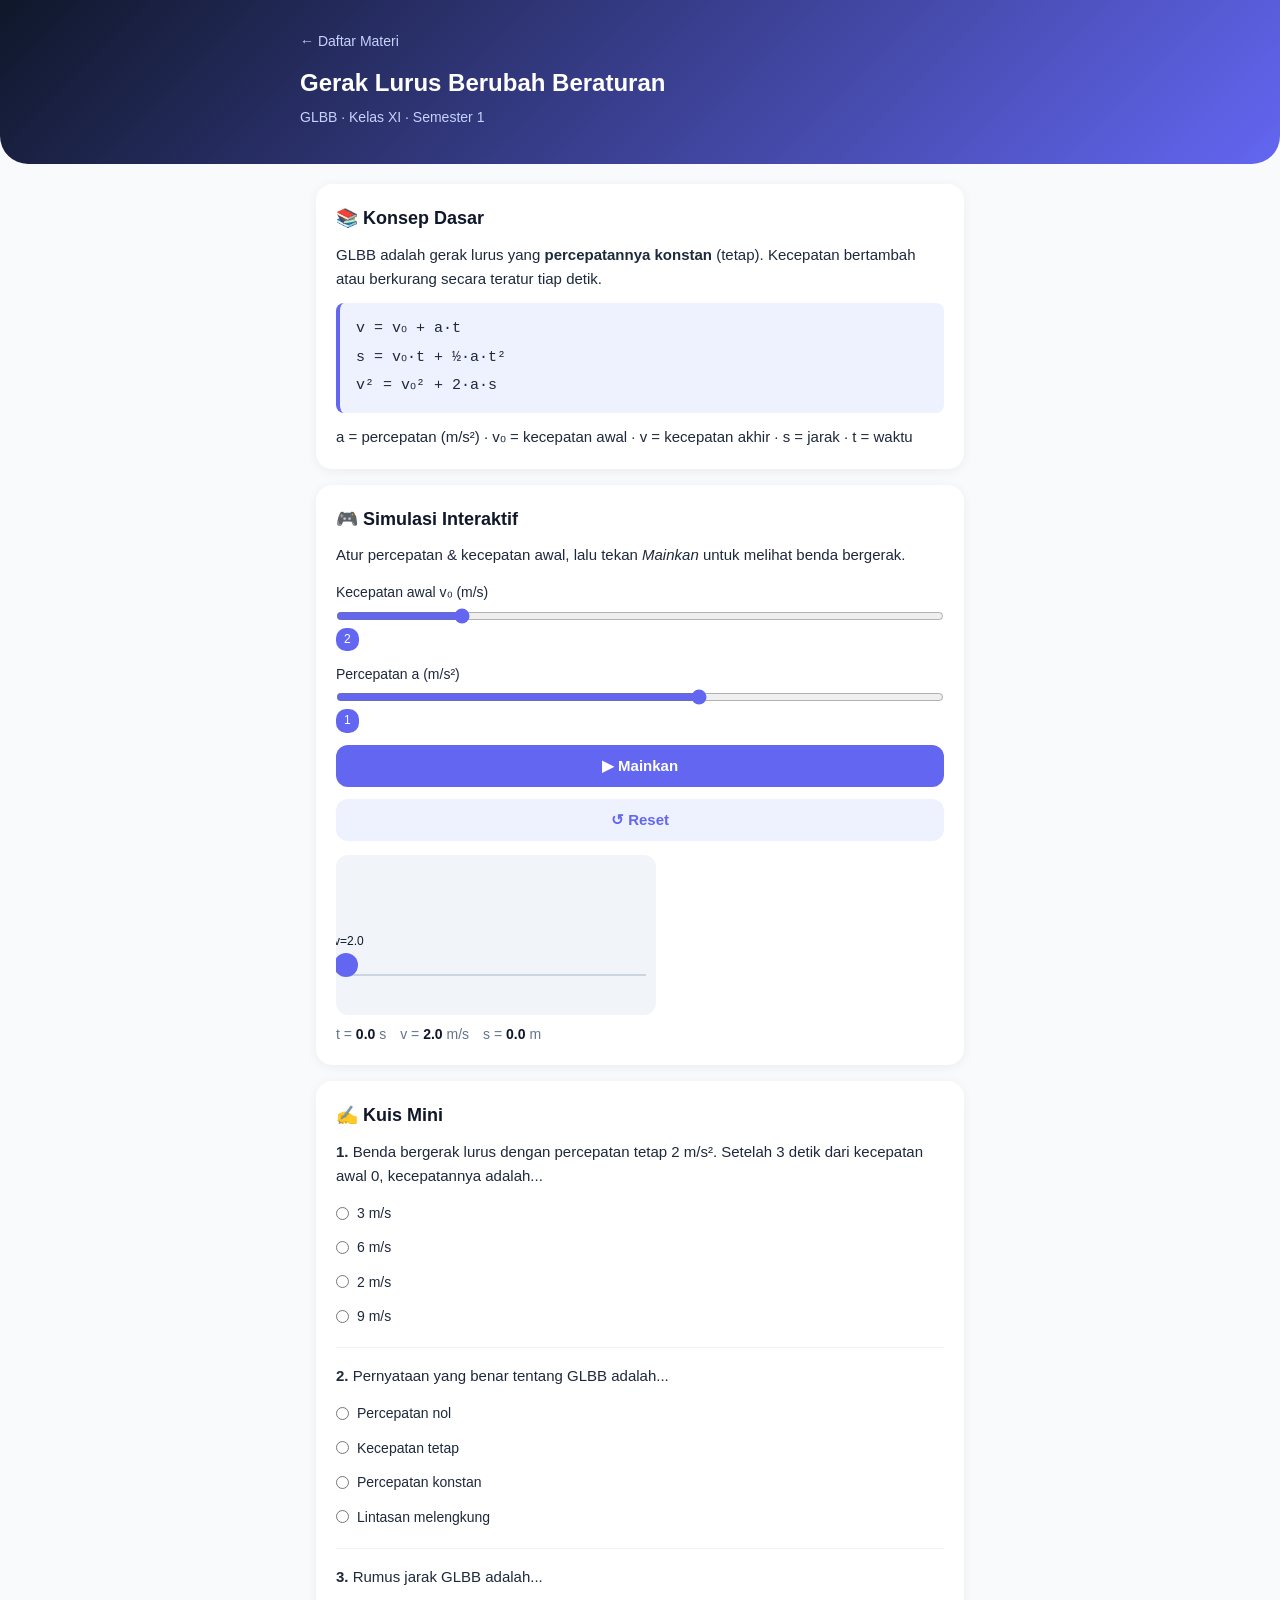
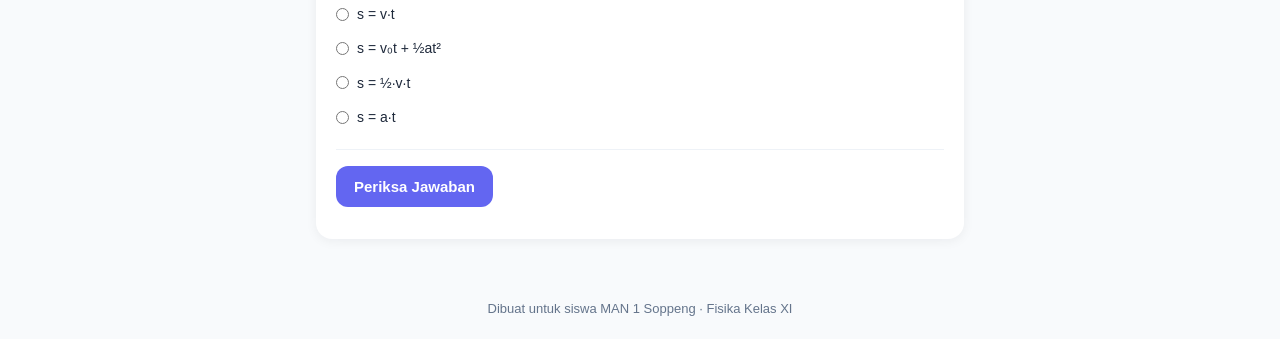
<file: materi/xi/glbb.html>
<!DOCTYPE html>
<html lang="id">
<head>
<meta charset="UTF-8">
<meta name="viewport" content="width=device-width, initial-scale=1.0">
<title>GLBB — Gerak Lurus Berubah Beraturan | Fisika XI</title>
<link rel="stylesheet" href="../../assets/style.css">
</head>
<body>

<header class="hero">
  <div class="hero-inner">
    <a href="../../index.html" class="back">← Daftar Materi</a>
    <h1>Gerak Lurus Berubah Beraturan</h1>
    <p class="sub">GLBB · Kelas XI · Semester 1</p>
  </div>
</header>

<main class="container">

  <!-- KONSEP -->
  <section class="card">
    <h2>📚 Konsep Dasar</h2>
    <p>GLBB adalah gerak lurus yang <strong>percepatannya konstan</strong> (tetap). Kecepatan bertambah atau berkurang secara teratur tiap detik.</p>
    <div class="rumus">
      v = v₀ + a·t<br>
      s = v₀·t + ½·a·t²<br>
      v² = v₀² + 2·a·s
    </div>
    <p class="note">a = percepatan (m/s²) · v₀ = kecepatan awal · v = kecepatan akhir · s = jarak · t = waktu</p>
  </section>

  <!-- SIMULASI -->
  <section class="card">
    <h2>🎮 Simulasi Interaktif</h2>
    <p>Atur percepatan & kecepatan awal, lalu tekan <em>Mainkan</em> untuk melihat benda bergerak.</p>

    <div class="controls">
      <label>Kecepatan awal v₀ (m/s)
        <input type="range" id="v0" min="0" max="10" value="2" step="0.5">
        <span id="v0val" class="badge">2</span>
      </label>
      <label>Percepatan a (m/s²)
        <input type="range" id="acc" min="-5" max="5" value="1" step="0.5">
        <span id="accval" class="badge">1</span>
      </label>
      <button id="play" class="btn">▶ Mainkan</button>
      <button id="reset" class="btn ghost">↺ Reset</button>
    </div>

    <canvas id="sim" width="320" height="160"></canvas>
    <div class="readout">
      <span>t = <b id="rt">0.0</b> s</span>
      <span>v = <b id="rv">2.0</b> m/s</span>
      <span>s = <b id="rs">0.0</b> m</span>
    </div>
  </section>

  <!-- KUIS MINI -->
  <section class="card">
    <h2>✍️ Kuis Mini</h2>
    <div id="quiz"></div>
    <button id="check" class="btn">Periksa Jawaban</button>
    <p id="result" class="result"></p>
  </section>

</main>

<footer class="foot">
  <p>Dibuat untuk siswa MAN 1 Soppeng · Fisika Kelas XI</p>
</footer>

<script>
// ===== SIMULASI =====
const cv = document.getElementById('sim');
const ctx = cv.getContext('2d');
let timer = null, t = 0, x = 0, v = 0;

function draw(ballX, v){
  ctx.clearRect(0,0,cv.width,cv.height);
  // garis lintasan
  ctx.strokeStyle = '#cbd5e1'; ctx.lineWidth=2;
  ctx.beginPath(); ctx.moveTo(10,120); ctx.lineTo(310,120); ctx.stroke();
  // bola
  ctx.fillStyle = '#6366f1';
  ctx.beginPath(); ctx.arc(ballX,110,12,0,Math.PI*2); ctx.fill();
  // label kecepatan
  ctx.fillStyle='#0f172a'; ctx.font='12px sans-serif';
  ctx.fillText('v='+v.toFixed(1), ballX-12, 90);
}

function update(){
  const a = parseFloat(document.getElementById('acc').value);
  v = parseFloat(document.getElementById('v0').value) + a*t;
  x = parseFloat(document.getElementById('v0').value)*t + 0.5*a*t*t;
  // skala: 1 m = 12 px, mulai dari x=10
  let bx = 10 + x*12;
  if(bx > 300){ bx = 300; clearInterval(timer); }
  if(bx < 10){ bx = 10; clearInterval(timer); }
  document.getElementById('rt').textContent = t.toFixed(1);
  document.getElementById('rv').textContent = v.toFixed(1);
  document.getElementById('rs').textContent = x.toFixed(1);
  draw(bx, v);
  t += 0.2;
}

document.getElementById('v0').oninput = e => document.getElementById('v0val').textContent = e.target.value;
document.getElementById('acc').oninput = e => document.getElementById('accval').textContent = e.target.value;

document.getElementById('play').onclick = () => {
  clearInterval(timer); t=0; x=0; v=0;
  timer = setInterval(update, 100);
};
document.getElementById('reset').onclick = () => {
  clearInterval(timer); t=0; x=0; v=0;
  document.getElementById('rt').textContent='0.0';
  document.getElementById('rv').textContent=document.getElementById('v0').value;
  document.getElementById('rs').textContent='0.0';
  draw(10, parseFloat(document.getElementById('v0').value));
};
draw(10, 2);

// ===== KUIS =====
const soal = [
  {q:"Benda bergerak lurus dengan percepatan tetap 2 m/s². Setelah 3 detik dari kecepatan awal 0, kecepatannya adalah...", o:["3 m/s","6 m/s","2 m/s","9 m/s"], a:1},
  {q:"Pernyataan yang benar tentang GLBB adalah...", o:["Percepatan nol","Kecepatan tetap","Percepatan konstan","Lintasan melengkung"], a:2},
  {q:"Rumus jarak GLBB adalah...", o:["s = v·t","s = v₀t + ½at²","s = ½·v·t","s = a·t"], a:1}
];
const qz = document.getElementById('quiz');
soal.forEach((s,i)=>{
  let h = `<div class="q"><p><b>${i+1}.</b> ${s.q}</p>`;
  s.o.forEach((opt,j)=>{
    h += `<label class="opt"><input type="radio" name="q${i}" value="${j}"> ${opt}</label>`;
  });
  h += `</div>`;
  qz.innerHTML += h;
});
document.getElementById('check').onclick = () => {
  let benar = 0;
  soal.forEach((s,i)=>{
    const p = document.querySelector(`input[name=q${i}]:checked`);
    if(p && parseInt(p.value)===s.a) benar++;
  });
  const r = document.getElementById('result');
  r.textContent = `Skor: ${benar} / ${soal.length} ${benar===soal.length?'🎉 Semua benar!':''}`;
  r.className = 'result ' + (benar===soal.length?'ok':'warn');
};
</script>
</body>
</html>
</file>
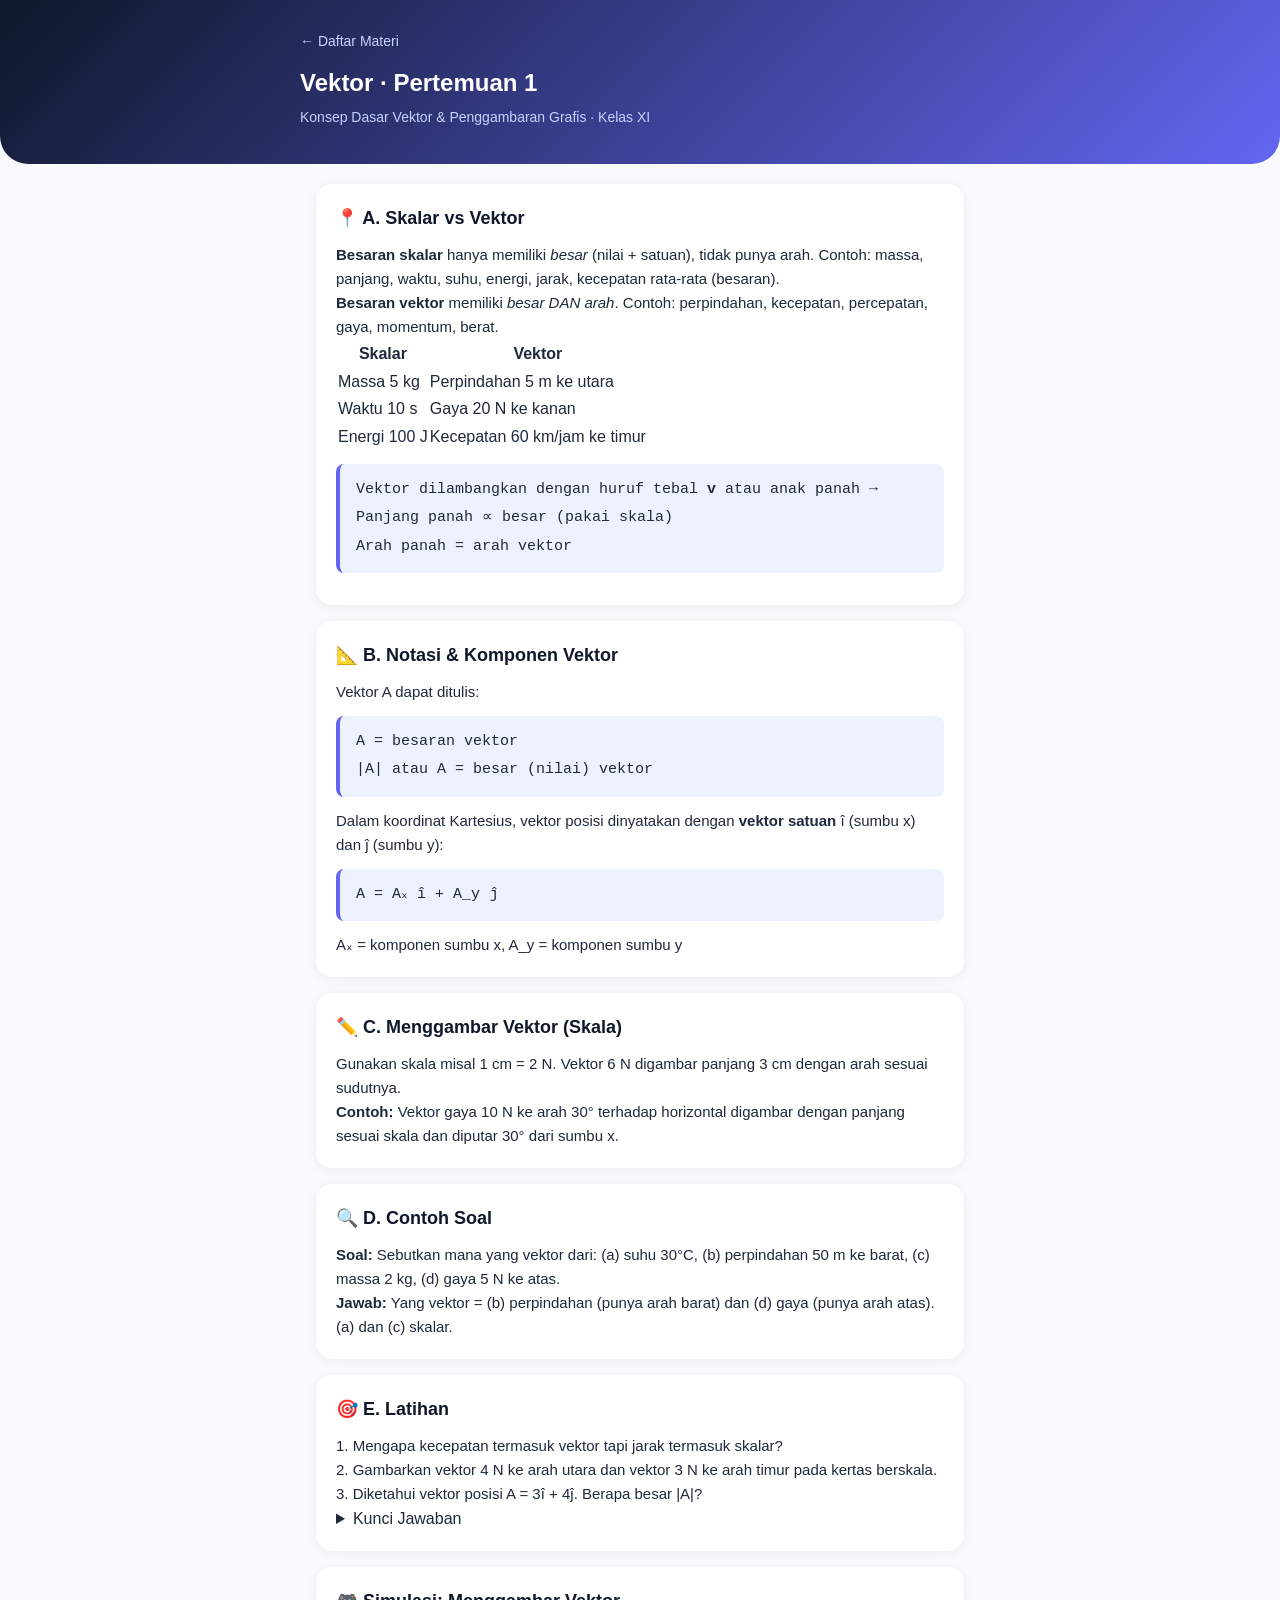
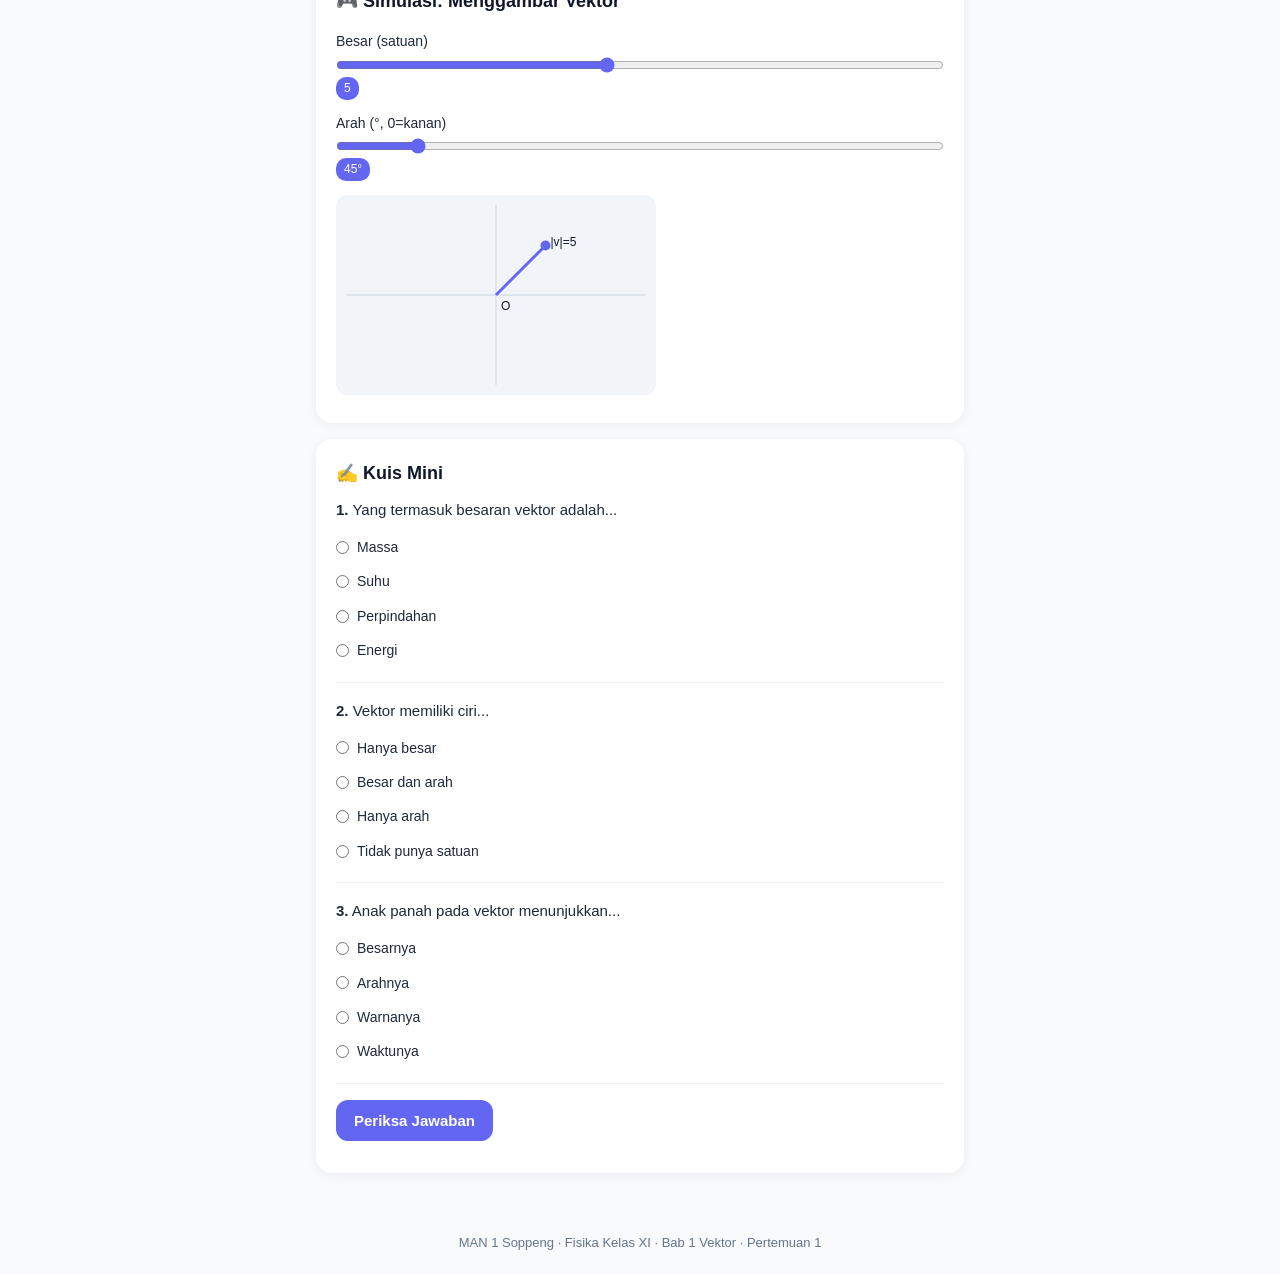
<file: materi/xi/vektor-p1.html>
<!DOCTYPE html>
<html lang="id">
<head>
<meta charset="UTF-8">
<meta name="viewport" content="width=device-width, initial-scale=1.0">
<title>Vektor P1 — Konsep Dasar | Fisika XI</title>
<link rel="stylesheet" href="../../assets/style.css">
</head>
<body>
<header class="hero">
  <div class="hero-inner">
    <a href="../../index.html" class="back">← Daftar Materi</a>
    <h1>Vektor · Pertemuan 1</h1>
    <p class="sub">Konsep Dasar Vektor & Penggambaran Grafis · Kelas XI</p>
  </div>
</header>
<main class="container">

  <section class="card">
    <h2>📍 A. Skalar vs Vektor</h2>
    <p><strong>Besaran skalar</strong> hanya memiliki <em>besar</em> (nilai + satuan), tidak punya arah. Contoh: massa, panjang, waktu, suhu, energi, jarak, kecepatan rata-rata (besaran).</p>
    <p><strong>Besaran vektor</strong> memiliki <em>besar DAN arah</em>. Contoh: perpindahan, kecepatan, percepatan, gaya, momentum, berat.</p>
    <table class="tbl">
      <tr><th>Skalar</th><th>Vektor</th></tr>
      <tr><td>Massa 5 kg</td><td>Perpindahan 5 m ke utara</td></tr>
      <tr><td>Waktu 10 s</td><td>Gaya 20 N ke kanan</td></tr>
      <tr><td>Energi 100 J</td><td>Kecepatan 60 km/jam ke timur</td></tr>
    </table>
    <div class="rumus">Vektor dilambangkan dengan huruf tebal <b>v</b> atau anak panah →<br>Panjang panah ∝ besar (pakai skala)<br>Arah panah = arah vektor</div>
  </section>

  <section class="card">
    <h2>📐 B. Notasi & Komponen Vektor</h2>
    <p>Vektor A dapat ditulis:</p>
    <div class="rumus">A = besaran vektor<br>|A| atau A = besar (nilai) vektor</div>
    <p>Dalam koordinat Kartesius, vektor posisi dinyatakan dengan <b>vektor satuan</b> î (sumbu x) dan ĵ (sumbu y):</p>
    <div class="rumus">A = Aₓ î + A_y ĵ</div>
    <p class="note">Aₓ = komponen sumbu x, A_y = komponen sumbu y</p>
  </section>

  <section class="card">
    <h2>✏️ C. Menggambar Vektor (Skala)</h2>
    <p>Gunakan skala misal 1 cm = 2 N. Vektor 6 N digambar panjang 3 cm dengan arah sesuai sudutnya.</p>
    <p><b>Contoh:</b> Vektor gaya 10 N ke arah 30° terhadap horizontal digambar dengan panjang sesuai skala dan diputar 30° dari sumbu x.</p>
  </section>

  <section class="card">
    <h2>🔍 D. Contoh Soal</h2>
    <p><b>Soal:</b> Sebutkan mana yang vektor dari: (a) suhu 30°C, (b) perpindahan 50 m ke barat, (c) massa 2 kg, (d) gaya 5 N ke atas.</p>
    <p><b>Jawab:</b> Yang vektor = (b) perpindahan (punya arah barat) dan (d) gaya (punya arah atas). (a) dan (c) skalar.</p>
  </section>

  <section class="card">
    <h2>🎯 E. Latihan</h2>
    <p>1. Mengapa kecepatan termasuk vektor tapi jarak termasuk skalar?<br>
    2. Gambarkan vektor 4 N ke arah utara dan vektor 3 N ke arah timur pada kertas berskala.<br>
    3. Diketahui vektor posisi A = 3î + 4ĵ. Berapa besar |A|?</p>
    <details><summary>Kunci Jawaban</summary>
    <p>1. Kecepatan punya arah, jarak hanya total panjang lintasan tanpa arah.<br>
    2. (gambar: panah utara 4 cm, panah timur 3 cm dari titik sama)<br>
    3. |A| = √(3²+4²) = √25 = 5 satuan.</p></details>
  </section>

  <section class="card">
    <h2>🎮 Simulasi: Menggambar Vektor</h2>
    <div class="controls">
      <label>Besar (satuan)<input type="range" id="mag" min="1" max="10" value="5" step="1"><span id="magv" class="badge">5</span></label>
      <label>Arah (°, 0=kanan)<input type="range" id="ang" min="0" max="360" value="45" step="5"><span id="angv" class="badge">45°</span></label>
    </div>
    <canvas id="sim" width="320" height="200"></canvas>
  </section>

  <section class="card">
    <h2>✍️ Kuis Mini</h2>
    <div id="quiz"></div>
    <button id="check" class="btn">Periksa Jawaban</button>
    <p id="result" class="result"></p>
  </section>
</main>
<footer class="foot"><p>MAN 1 Soppeng · Fisika Kelas XI · Bab 1 Vektor · Pertemuan 1</p></footer>
<script>
const cv=document.getElementById('sim'),ctx=cv.getContext('2d');
function draw(){
  const m=+document.getElementById('mag').value,a=+document.getElementById('ang').value;
  document.getElementById('magv').textContent=m;document.getElementById('angv').textContent=a+'°';
  ctx.clearRect(0,0,cv.width,cv.height);
  const cx=160,cy=100,scale=14;
  ctx.strokeStyle='#cbd5e1';ctx.lineWidth=1;ctx.beginPath();ctx.moveTo(10,cy);ctx.lineTo(310,cy);ctx.moveTo(cx,10);ctx.lineTo(cx,190);ctx.stroke();
  const rad=a*Math.PI/180,L=m*scale,ex=cx+L*Math.cos(rad),ey=cy-L*Math.sin(rad);
  ctx.strokeStyle='#6366f1';ctx.lineWidth=3;ctx.beginPath();ctx.moveTo(cx,cy);ctx.lineTo(ex,ey);ctx.stroke();
  ctx.fillStyle='#6366f1';ctx.beginPath();ctx.arc(ex,ey,5,0,Math.PI*2);ctx.fill();
  ctx.fillStyle='#0f172a';ctx.font='12px sans-serif';ctx.fillText('O',cx+5,cy+15);ctx.fillText('|v|='+m,ex+5,ey);
}
document.getElementById('mag').oninput=draw;document.getElementById('ang').oninput=draw;draw();
const soal=[
  {q:"Yang termasuk besaran vektor adalah...",o:["Massa","Suhu","Perpindahan","Energi"],a:2},
  {q:"Vektor memiliki ciri...",o:["Hanya besar","Besar dan arah","Hanya arah","Tidak punya satuan"],a:1},
  {q:"Anak panah pada vektor menunjukkan...",o:["Besarnya","Arahnya","Warnanya","Waktunya"],a:1}
];
const qz=document.getElementById('quiz');
soal.forEach((s,i)=>{let h=`<div class="q"><p><b>${i+1}.</b> ${s.q}</p>`;s.o.forEach((o,j)=>{h+=`<label class="opt"><input type="radio" name="q${i}" value="${j}"> ${o}</label>`;});h+=`</div>`;qz.innerHTML+=h;});
document.getElementById('check').onclick=()=>{let b=0;soal.forEach((s,i)=>{const p=document.querySelector(`input[name=q${i}]:checked`);if(p&&+p.value===s.a)b++;});const r=document.getElementById('result');r.textContent=`Skor: ${b}/${soal.length} ${b===soal.length?'🎉':''}`;r.className='result '+(b===soal.length?'ok':'warn');};
</script>
</body>
</html>
</file>
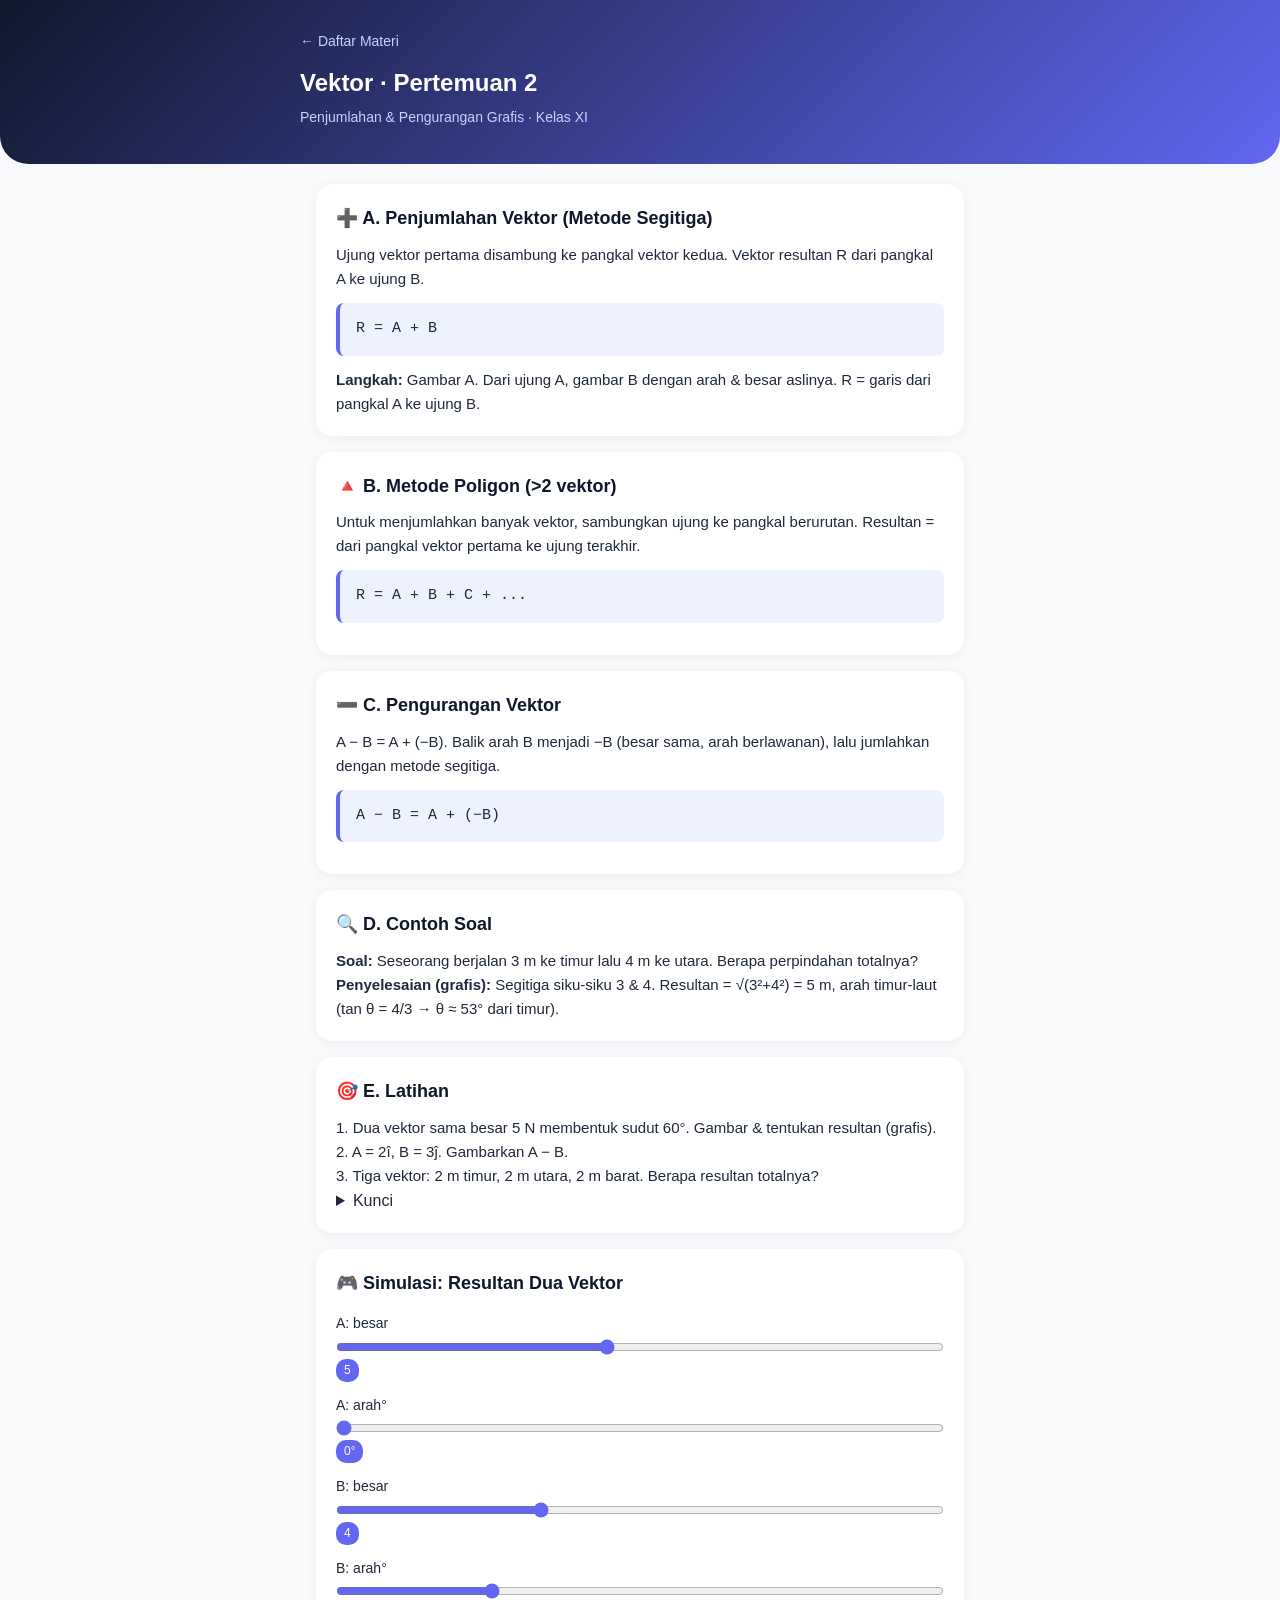
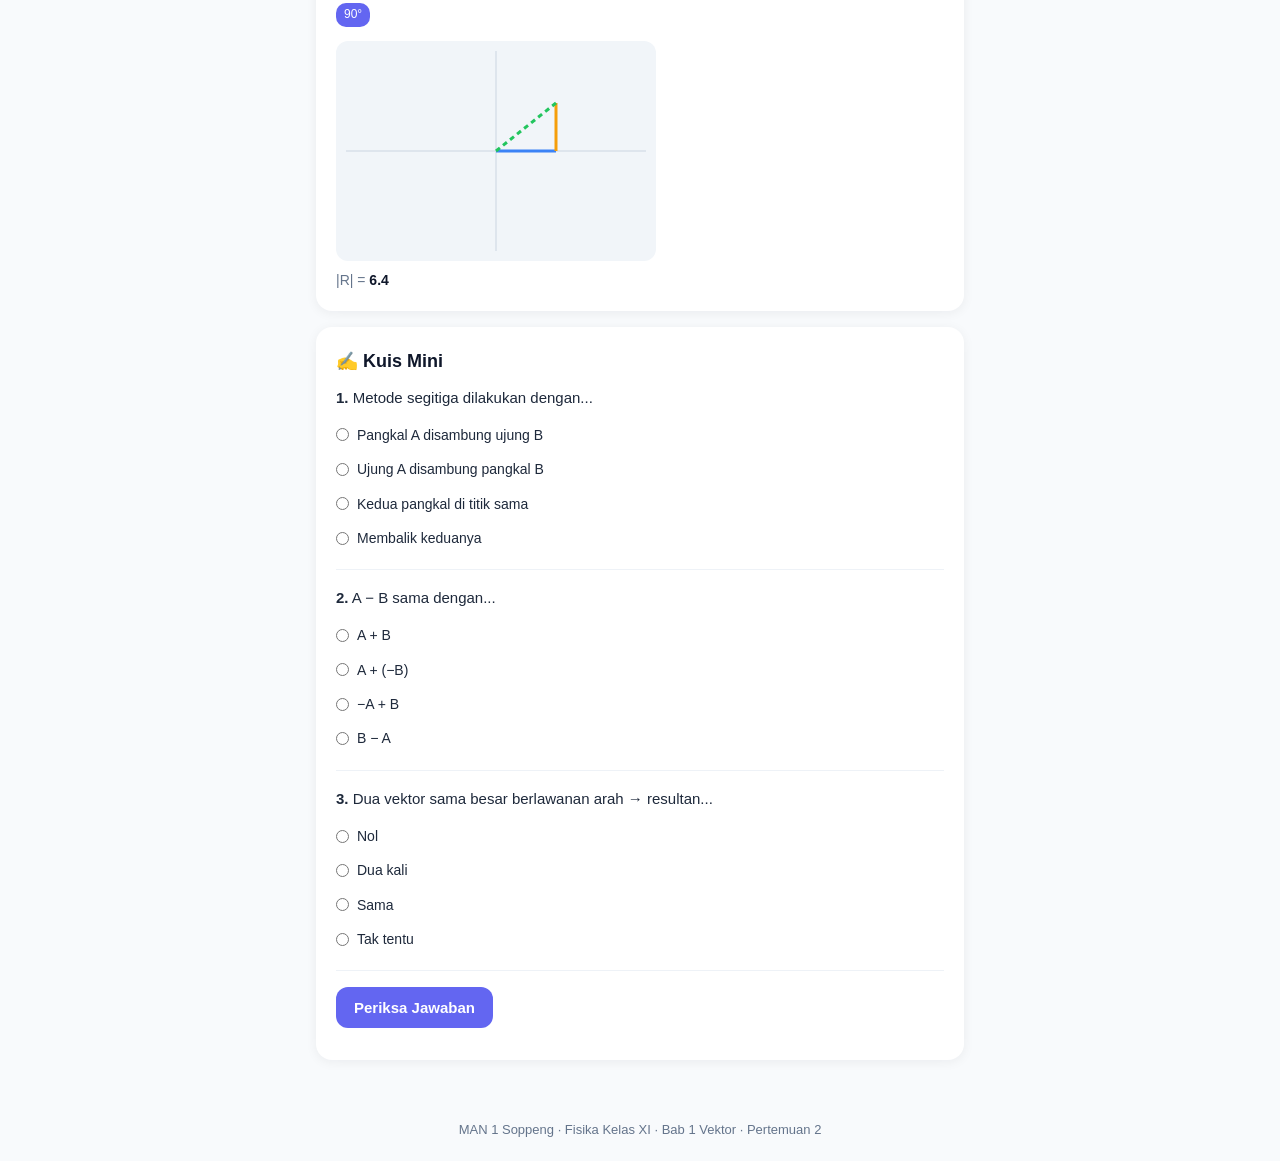
<file: materi/xi/vektor-p2.html>
<!DOCTYPE html>
<html lang="id">
<head>
<meta charset="UTF-8">
<meta name="viewport" content="width=device-width, initial-scale=1.0">
<title>Vektor P2 — Penjumlahan Grafis | Fisika XI</title>
<link rel="stylesheet" href="../../assets/style.css">
</head>
<body>
<header class="hero">
  <div class="hero-inner">
    <a href="../../index.html" class="back">← Daftar Materi</a>
    <h1>Vektor · Pertemuan 2</h1>
    <p class="sub">Penjumlahan & Pengurangan Grafis · Kelas XI</p>
  </div>
</header>
<main class="container">

  <section class="card">
    <h2>➕ A. Penjumlahan Vektor (Metode Segitiga)</h2>
    <p>Ujung vektor pertama disambung ke pangkal vektor kedua. Vektor resultan R dari pangkal A ke ujung B.</p>
    <div class="rumus">R = A + B</div>
    <p><b>Langkah:</b> Gambar A. Dari ujung A, gambar B dengan arah & besar aslinya. R = garis dari pangkal A ke ujung B.</p>
  </section>

  <section class="card">
    <h2>🔺 B. Metode Poligon (>2 vektor)</h2>
    <p>Untuk menjumlahkan banyak vektor, sambungkan ujung ke pangkal berurutan. Resultan = dari pangkal vektor pertama ke ujung terakhir.</p>
    <div class="rumus">R = A + B + C + ...</div>
  </section>

  <section class="card">
    <h2>➖ C. Pengurangan Vektor</h2>
    <p>A − B = A + (−B). Balik arah B menjadi −B (besar sama, arah berlawanan), lalu jumlahkan dengan metode segitiga.</p>
    <div class="rumus">A − B = A + (−B)</div>
  </section>

  <section class="card">
    <h2>🔍 D. Contoh Soal</h2>
    <p><b>Soal:</b> Seseorang berjalan 3 m ke timur lalu 4 m ke utara. Berapa perpindahan totalnya?</p>
    <p><b>Penyelesaian (grafis):</b> Segitiga siku-siku 3 & 4. Resultan = √(3²+4²) = 5 m, arah timur-laut (tan θ = 4/3 → θ ≈ 53° dari timur).</p>
  </section>

  <section class="card">
    <h2>🎯 E. Latihan</h2>
    <p>1. Dua vektor sama besar 5 N membentuk sudut 60°. Gambar & tentukan resultan (grafis).<br>
    2. A = 2î, B = 3ĵ. Gambarkan A − B.<br>
    3. Tiga vektor: 2 m timur, 2 m utara, 2 m barat. Berapa resultan totalnya?</p>
    <details><summary>Kunci</summary>
    <p>1. Resultan = 2·5·cos(30°) ≈ 8,66 N (atau ukur diagonal jajar genjang).<br>
    2. A−B = 2î − 3ĵ (anak panah ke kanan bawah).<br>
    3. Timur+Barat saling batal, sisa 2 m utara. Resultan = 2 m utara.</p></details>
  </section>

  <section class="card">
    <h2>🎮 Simulasi: Resultan Dua Vektor</h2>
    <div class="controls">
      <label>A: besar<input type="range" id="ma" min="1" max="10" value="5" step="1"><span id="mav" class="badge">5</span></label>
      <label>A: arah°<input type="range" id="aa" min="0" max="360" value="0" step="5"><span id="aav" class="badge">0°</span></label>
      <label>B: besar<input type="range" id="mb" min="1" max="10" value="4" step="1"><span id="mbv" class="badge">4</span></label>
      <label>B: arah°<input type="range" id="ab" min="0" max="360" value="90" step="5"><span id="abv" class="badge">90°</span></label>
    </div>
    <canvas id="sim" width="320" height="220"></canvas>
    <div class="readout"><span>|R| = <b id="rres">?</b></span></div>
  </section>

  <section class="card">
    <h2>✍️ Kuis Mini</h2>
    <div id="quiz"></div>
    <button id="check" class="btn">Periksa Jawaban</button>
    <p id="result" class="result"></p>
  </section>
</main>
<footer class="foot"><p>MAN 1 Soppeng · Fisika Kelas XI · Bab 1 Vektor · Pertemuan 2</p></footer>
<script>
const cv=document.getElementById('sim'),ctx=cv.getContext('2d');
const cx=160,cy=110,scale=12;
function vec(m,a){const r=a*Math.PI/180;return {x:m*scale*Math.cos(r),y:-m*scale*Math.sin(r)};}
function draw(){
  const A=vec(+document.getElementById('ma').value,+document.getElementById('aa').value);
  const B=vec(+document.getElementById('mb').value,+document.getElementById('ab').value);
  document.getElementById('mav').textContent=document.getElementById('ma').value;
  document.getElementById('aav').textContent=document.getElementById('aa').value+'°';
  document.getElementById('mbv').textContent=document.getElementById('mb').value;
  document.getElementById('abv').textContent=document.getElementById('ab').value+'°';
  ctx.clearRect(0,0,cv.width,cv.height);
  ctx.strokeStyle='#cbd5e1';ctx.lineWidth=1;ctx.beginPath();ctx.moveTo(10,cy);ctx.lineTo(310,cy);ctx.moveTo(cx,10);ctx.lineTo(cx,210);ctx.stroke();
  ctx.strokeStyle='#3b82f6';ctx.lineWidth=3;ctx.beginPath();ctx.moveTo(cx,cy);ctx.lineTo(cx+A.x,cy+A.y);ctx.stroke();
  ctx.strokeStyle='#f59e0b';ctx.lineWidth=3;ctx.beginPath();ctx.moveTo(cx+A.x,cy+A.y);ctx.lineTo(cx+A.x+B.x,cy+A.y+B.y);ctx.stroke();
  ctx.strokeStyle='#22c55e';ctx.lineWidth=3;ctx.setLineDash([5,4]);ctx.beginPath();ctx.moveTo(cx,cy);ctx.lineTo(cx+A.x+B.x,cy+A.y+B.y);ctx.stroke();ctx.setLineDash([]);
  const magR=Math.sqrt((A.x+B.x)**2+(A.y+B.y)**2)/scale;
  document.getElementById('rres').textContent=magR.toFixed(1);
}
['ma','aa','mb','ab'].forEach(id=>document.getElementById(id).oninput=draw);
draw();
const soal=[
  {q:"Metode segitiga dilakukan dengan...",o:["Pangkal A disambung ujung B","Ujung A disambung pangkal B","Kedua pangkal di titik sama","Membalik keduanya"],a:1},
  {q:"A − B sama dengan...",o:["A + B","A + (−B)","−A + B","B − A"],a:1},
  {q:"Dua vektor sama besar berlawanan arah → resultan...",o:["Nol","Dua kali","Sama","Tak tentu"],a:0}
];
const qz=document.getElementById('quiz');
soal.forEach((s,i)=>{let h=`<div class="q"><p><b>${i+1}.</b> ${s.q}</p>`;s.o.forEach((o,j)=>{h+=`<label class="opt"><input type="radio" name="q${i}" value="${j}"> ${o}</label>`;});h+=`</div>`;qz.innerHTML+=h;});
document.getElementById('check').onclick=()=>{let b=0;soal.forEach((s,i)=>{const p=document.querySelector(`input[name=q${i}]:checked`);if(p&&+p.value===s.a)b++;});const r=document.getElementById('result');r.textContent=`Skor: ${b}/${soal.length} ${b===soal.length?'🎉':''}`;r.className='result '+(b===soal.length?'ok':'warn');};
</script>
</body>
</html>
</file>
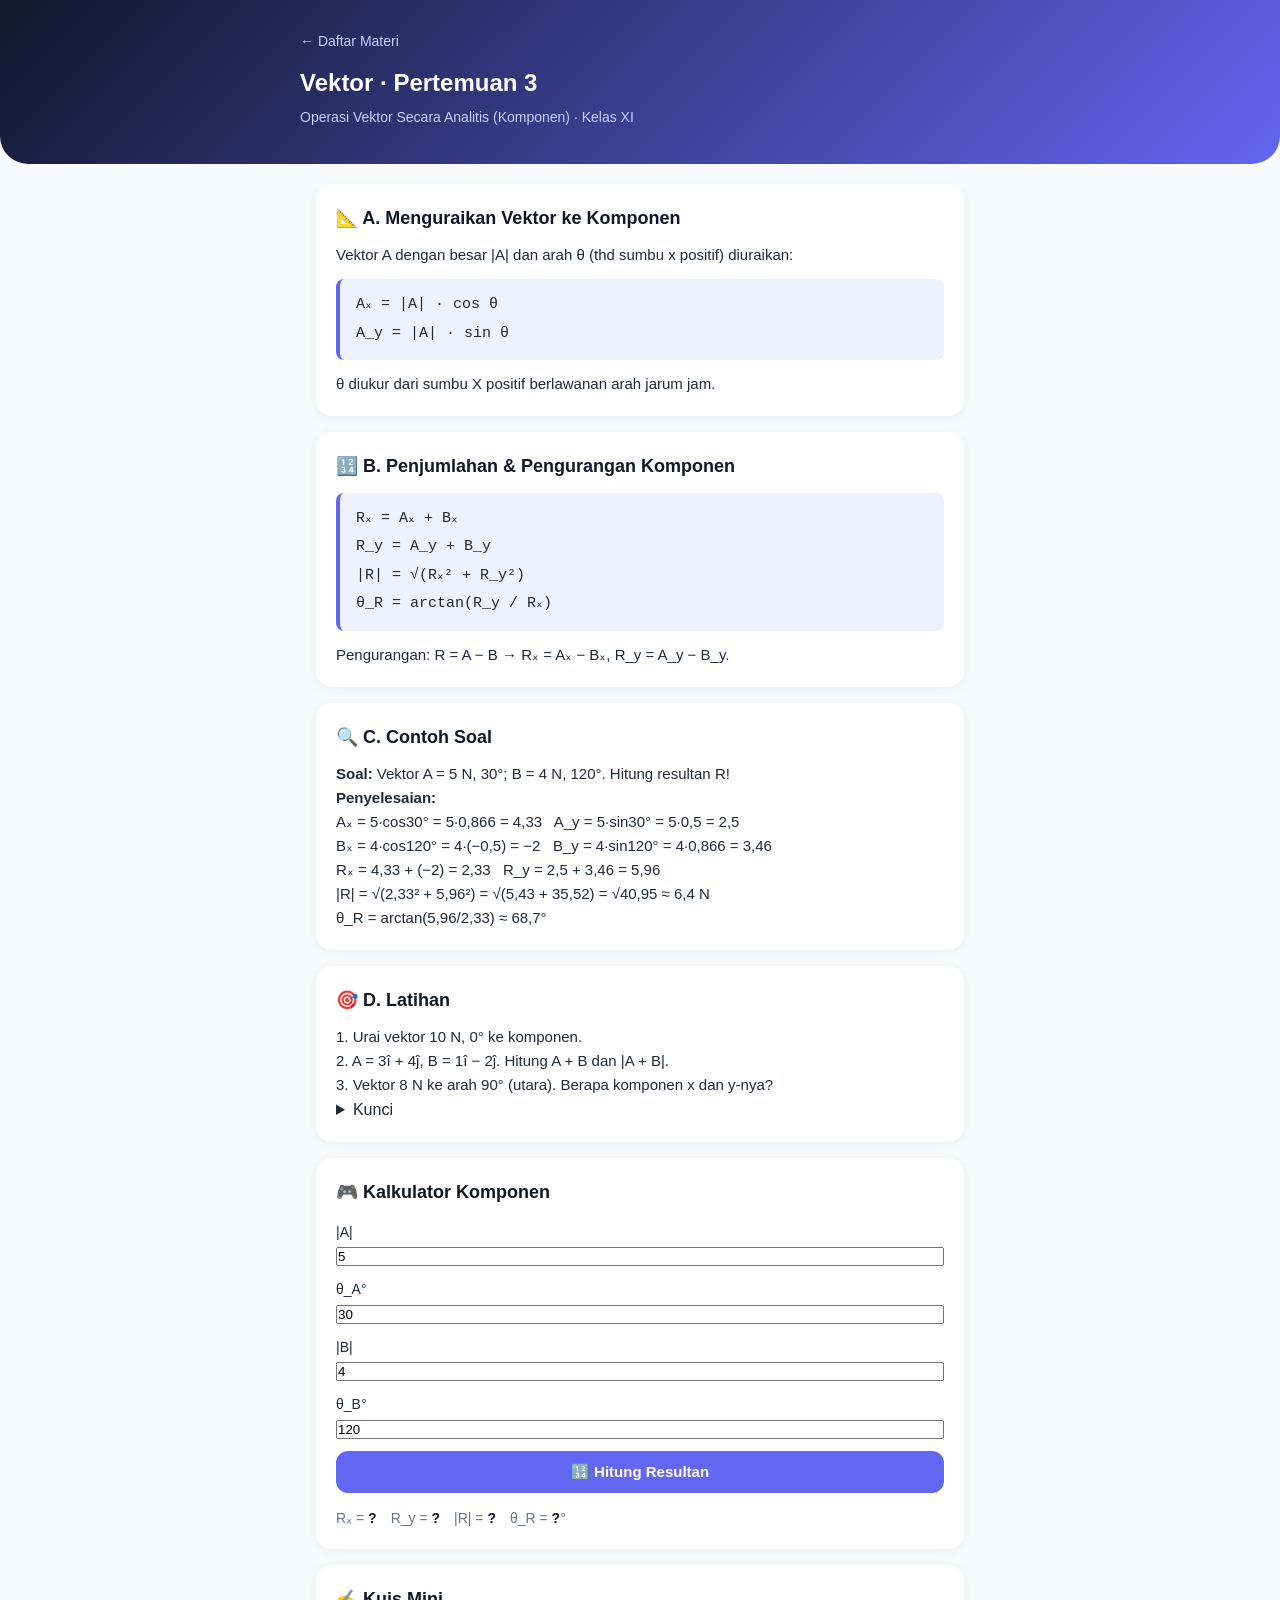
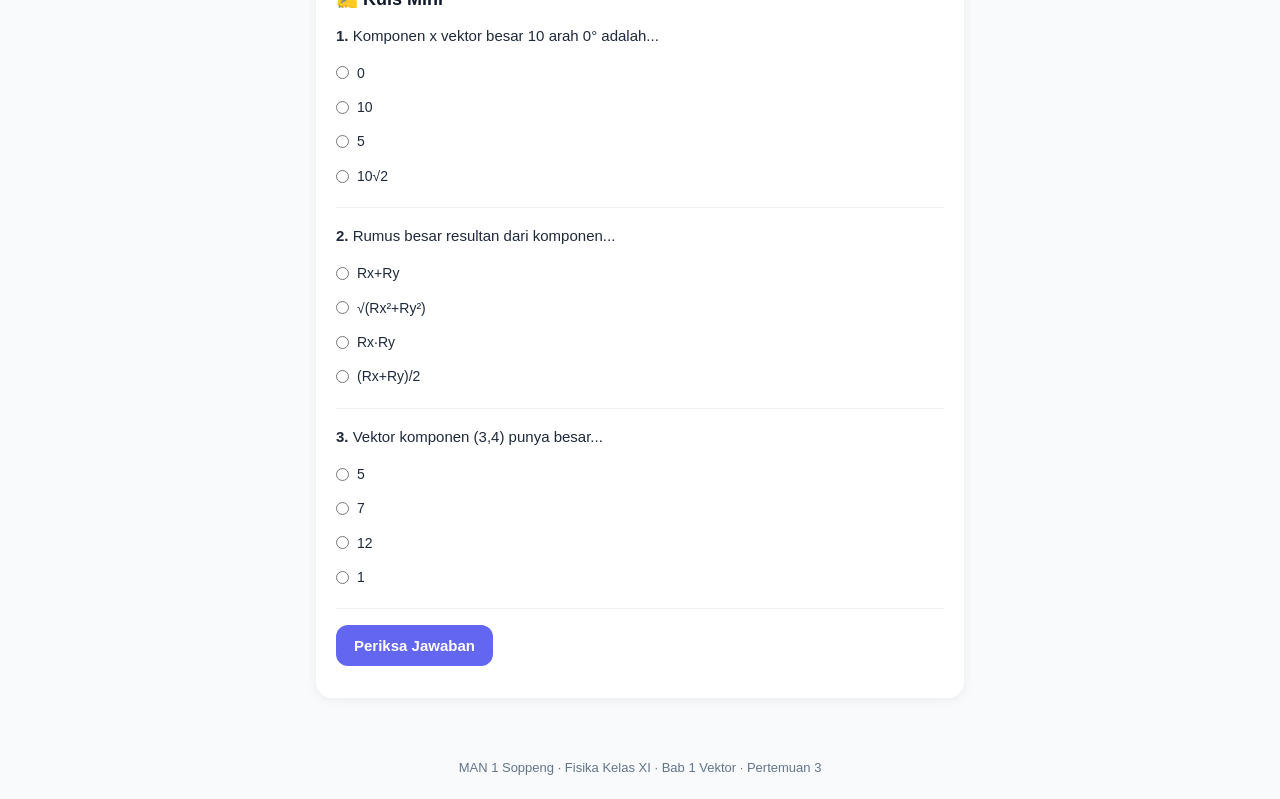
<file: materi/xi/vektor-p3.html>
<!DOCTYPE html>
<html lang="id">
<head>
<meta charset="UTF-8">
<meta name="viewport" content="width=device-width, initial-scale=1.0">
<title>Vektor P3 — Metode Komponen | Fisika XI</title>
<link rel="stylesheet" href="../../assets/style.css">
</head>
<body>
<header class="hero">
  <div class="hero-inner">
    <a href="../../index.html" class="back">← Daftar Materi</a>
    <h1>Vektor · Pertemuan 3</h1>
    <p class="sub">Operasi Vektor Secara Analitis (Komponen) · Kelas XI</p>
  </div>
</header>
<main class="container">

  <section class="card">
    <h2>📐 A. Menguraikan Vektor ke Komponen</h2>
    <p>Vektor A dengan besar |A| dan arah θ (thd sumbu x positif) diuraikan:</p>
    <div class="rumus">
      Aₓ = |A| · cos θ<br>
      A_y = |A| · sin θ
    </div>
    <p class="note">θ diukur dari sumbu X positif berlawanan arah jarum jam.</p>
  </section>

  <section class="card">
    <h2>🔢 B. Penjumlahan & Pengurangan Komponen</h2>
    <div class="rumus">
      Rₓ = Aₓ + Bₓ<br>
      R_y = A_y + B_y<br>
      |R| = √(Rₓ² + R_y²)<br>
      θ_R = arctan(R_y / Rₓ)
    </div>
    <p>Pengurangan: R = A − B → Rₓ = Aₓ − Bₓ, R_y = A_y − B_y.</p>
  </section>

  <section class="card">
    <h2>🔍 C. Contoh Soal</h2>
    <p><b>Soal:</b> Vektor A = 5 N, 30°; B = 4 N, 120°. Hitung resultan R!</p>
    <p><b>Penyelesaian:</b><br>
    Aₓ = 5·cos30° = 5·0,866 = 4,33 &nbsp; A_y = 5·sin30° = 5·0,5 = 2,5<br>
    Bₓ = 4·cos120° = 4·(−0,5) = −2 &nbsp; B_y = 4·sin120° = 4·0,866 = 3,46<br>
    Rₓ = 4,33 + (−2) = 2,33 &nbsp; R_y = 2,5 + 3,46 = 5,96<br>
    |R| = √(2,33² + 5,96²) = √(5,43 + 35,52) = √40,95 ≈ 6,4 N<br>
    θ_R = arctan(5,96/2,33) ≈ 68,7°</p>
  </section>

  <section class="card">
    <h2>🎯 D. Latihan</h2>
    <p>1. Urai vektor 10 N, 0° ke komponen.<br>
    2. A = 3î + 4ĵ, B = 1î − 2ĵ. Hitung A + B dan |A + B|.<br>
    3. Vektor 8 N ke arah 90° (utara). Berapa komponen x dan y-nya?</p>
    <details><summary>Kunci</summary>
    <p>1. Aₓ=10, A_y=0.<br>
    2. A+B = 4î+2ĵ, |A+B|=√(16+4)=√20≈4,47.<br>
    3. Aₓ=8·cos90°=0, A_y=8·sin90°=8.</p></details>
  </section>

  <section class="card">
    <h2>🎮 Kalkulator Komponen</h2>
    <div class="controls">
      <label>|A|<input type="number" id="ma" value="5" step="0.5" min="0"></label>
      <label>θ_A°<input type="number" id="aa" value="30" step="5"></label>
      <label>|B|<input type="number" id="mb" value="4" step="0.5" min="0"></label>
      <label>θ_B°<input type="number" id="ab" value="120" step="5"></label>
      <button id="calc" class="btn">🔢 Hitung Resultan</button>
    </div>
    <div class="readout">
      <span>Rₓ = <b id="rx">?</b></span><span>R_y = <b id="ry">?</b></span>
      <span>|R| = <b id="rmag">?</b></span><span>θ_R = <b id="rth">?</b>°</span>
    </div>
  </section>

  <section class="card">
    <h2>✍️ Kuis Mini</h2>
    <div id="quiz"></div>
    <button id="check" class="btn">Periksa Jawaban</button>
    <p id="result" class="result"></p>
  </section>
</main>
<footer class="foot"><p>MAN 1 Soppeng · Fisika Kelas XI · Bab 1 Vektor · Pertemuan 3</p></footer>
<script>
document.getElementById('calc').onclick=()=>{
  const ma=+document.getElementById('ma').value,aa=+document.getElementById('aa').value*Math.PI/180;
  const mb=+document.getElementById('mb').value,ab=+document.getElementById('ab').value*Math.PI/180;
  const Ax=ma*Math.cos(aa),Ay=ma*Math.sin(aa),Bx=mb*Math.cos(ab),By=mb*Math.sin(ab);
  const Rx=Ax+Bx,Ry=Ay+By,Rmag=Math.sqrt(Rx*Rx+Ry*Ry);
  let Rth=Math.atan2(Ry,Rx)*180/Math.PI;
  document.getElementById('rx').textContent=Rx.toFixed(2);
  document.getElementById('ry').textContent=Ry.toFixed(2);
  document.getElementById('rmag').textContent=Rmag.toFixed(2);
  document.getElementById('rth').textContent=Rth.toFixed(1);
};
const soal=[
  {q:"Komponen x vektor besar 10 arah 0° adalah...",o:["0","10","5","10√2"],a:1},
  {q:"Rumus besar resultan dari komponen...",o:["Rx+Ry","√(Rx²+Ry²)","Rx·Ry","(Rx+Ry)/2"],a:1},
  {q:"Vektor komponen (3,4) punya besar...",o:["5","7","12","1"],a:0}
];
const qz=document.getElementById('quiz');
soal.forEach((s,i)=>{let h=`<div class="q"><p><b>${i+1}.</b> ${s.q}</p>`;s.o.forEach((o,j)=>{h+=`<label class="opt"><input type="radio" name="q${i}" value="${j}"> ${o}</label>`;});h+=`</div>`;qz.innerHTML+=h;});
document.getElementById('check').onclick=()=>{let b=0;soal.forEach((s,i)=>{const p=document.querySelector(`input[name=q${i}]:checked`);if(p&&+p.value===s.a)b++;});const r=document.getElementById('result');r.textContent=`Skor: ${b}/${soal.length} ${b===soal.length?'🎉':''}`;r.className='result '+(b===soal.length?'ok':'warn');};
</script>
</body>
</html>
</file>
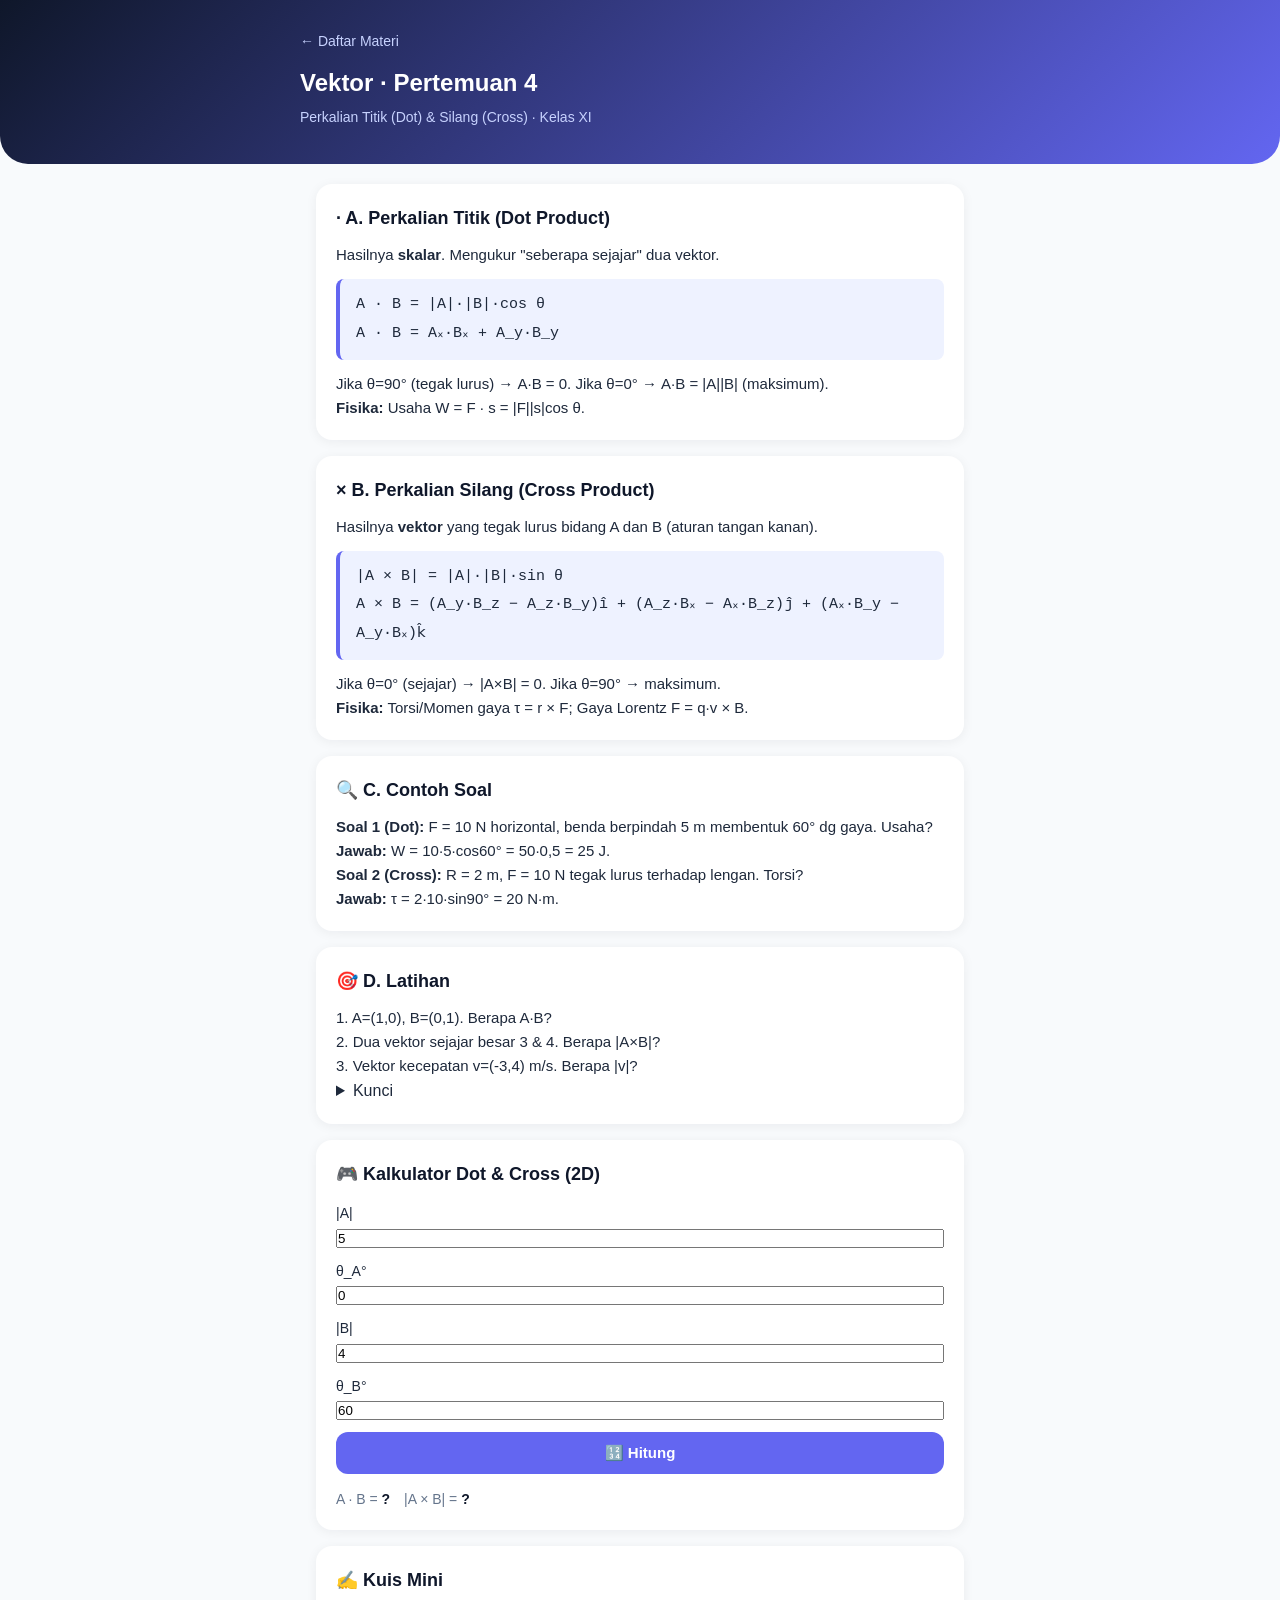
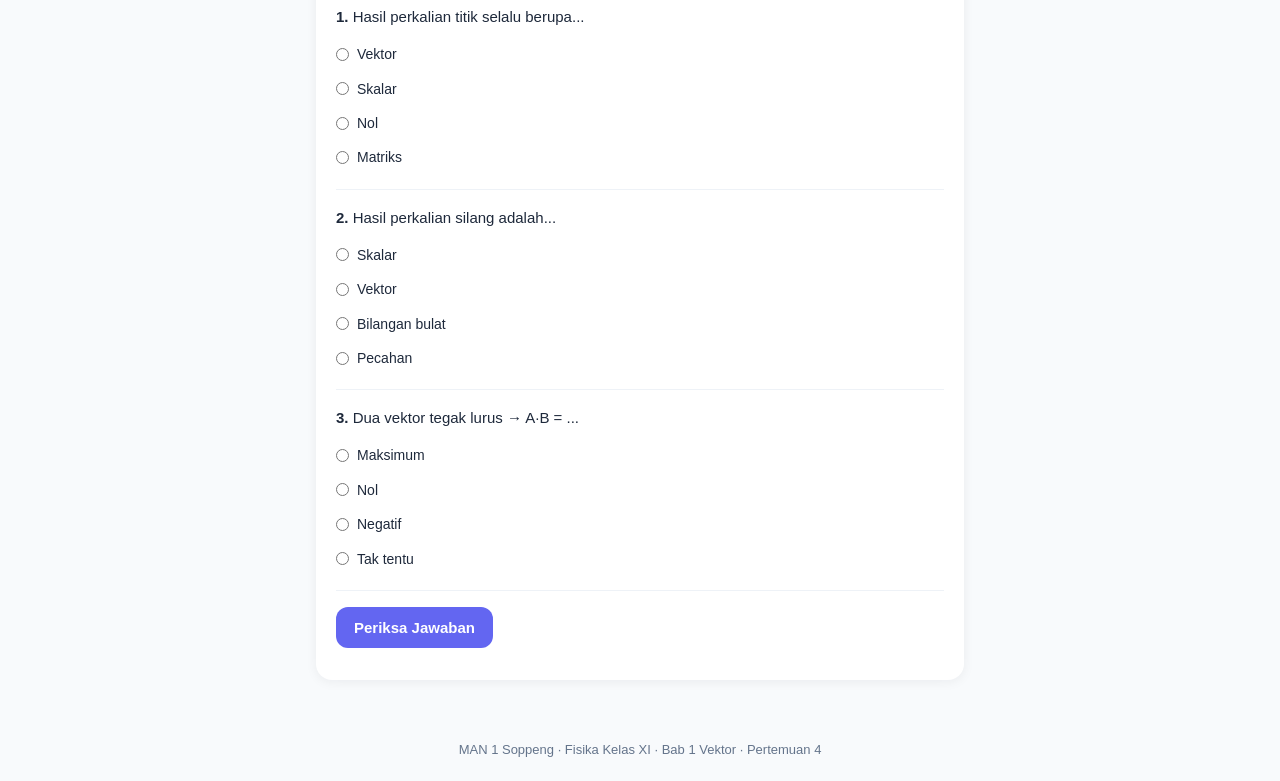
<file: materi/xi/vektor-p4.html>
<!DOCTYPE html>
<html lang="id">
<head>
<meta charset="UTF-8">
<meta name="viewport" content="width=device-width, initial-scale=1.0">
<title>Vektor P4 — Perkalian Titik & Silang | Fisika XI</title>
<link rel="stylesheet" href="../../assets/style.css">
</head>
<body>
<header class="hero">
  <div class="hero-inner">
    <a href="../../index.html" class="back">← Daftar Materi</a>
    <h1>Vektor · Pertemuan 4</h1>
    <p class="sub">Perkalian Titik (Dot) & Silang (Cross) · Kelas XI</p>
  </div>
</header>
<main class="container">

  <section class="card">
    <h2>· A. Perkalian Titik (Dot Product)</h2>
    <p>Hasilnya <strong>skalar</strong>. Mengukur "seberapa sejajar" dua vektor.</p>
    <div class="rumus">A · B = |A|·|B|·cos θ<br>A · B = Aₓ·Bₓ + A_y·B_y</div>
    <p>Jika θ=90° (tegak lurus) → A·B = 0. Jika θ=0° → A·B = |A||B| (maksimum).</p>
    <p><b>Fisika:</b> Usaha W = F · s = |F||s|cos θ.</p>
  </section>

  <section class="card">
    <h2>× B. Perkalian Silang (Cross Product)</h2>
    <p>Hasilnya <strong>vektor</strong> yang tegak lurus bidang A dan B (aturan tangan kanan).</p>
    <div class="rumus">|A × B| = |A|·|B|·sin θ<br>A × B = (A_y·B_z − A_z·B_y)î + (A_z·Bₓ − Aₓ·B_z)ĵ + (Aₓ·B_y − A_y·Bₓ)k̂</div>
    <p>Jika θ=0° (sejajar) → |A×B| = 0. Jika θ=90° → maksimum.</p>
    <p><b>Fisika:</b> Torsi/Momen gaya τ = r × F; Gaya Lorentz F = q·v × B.</p>
  </section>

  <section class="card">
    <h2>🔍 C. Contoh Soal</h2>
    <p><b>Soal 1 (Dot):</b> F = 10 N horizontal, benda berpindah 5 m membentuk 60° dg gaya. Usaha?<br>
    <b>Jawab:</b> W = 10·5·cos60° = 50·0,5 = 25 J.</p>
    <p><b>Soal 2 (Cross):</b> R = 2 m, F = 10 N tegak lurus terhadap lengan. Torsi?<br>
    <b>Jawab:</b> τ = 2·10·sin90° = 20 N·m.</p>
  </section>

  <section class="card">
    <h2>🎯 D. Latihan</h2>
    <p>1. A=(1,0), B=(0,1). Berapa A·B?<br>
    2. Dua vektor sejajar besar 3 & 4. Berapa |A×B|?<br>
    3. Vektor kecepatan v=(-3,4) m/s. Berapa |v|?</p>
    <details><summary>Kunci</summary>
    <p>1. A·B = 1·0+0·1 = 0 (tegak lurus).<br>
    2. |A×B|=3·4·sin0°=0 (sejajar).<br>
    3. |v|=√(9+16)=5 m/s.</p></details>
  </section>

  <section class="card">
    <h2>🎮 Kalkulator Dot & Cross (2D)</h2>
    <div class="controls">
      <label>|A|<input type="number" id="ma" value="5" step="0.5" min="0"></label>
      <label>θ_A°<input type="number" id="aa" value="0" step="5"></label>
      <label>|B|<input type="number" id="mb" value="4" step="0.5" min="0"></label>
      <label>θ_B°<input type="number" id="ab" value="60" step="5"></label>
      <button id="calc" class="btn">🔢 Hitung</button>
    </div>
    <div class="readout"><span>A · B = <b id="dot">?</b></span><span>|A × B| = <b id="cross">?</b></span></div>
  </section>

  <section class="card">
    <h2>✍️ Kuis Mini</h2>
    <div id="quiz"></div>
    <button id="check" class="btn">Periksa Jawaban</button>
    <p id="result" class="result"></p>
  </section>
</main>
<footer class="foot"><p>MAN 1 Soppeng · Fisika Kelas XI · Bab 1 Vektor · Pertemuan 4</p></footer>
<script>
document.getElementById('calc').onclick=()=>{
  const ma=+document.getElementById('ma').value,aa=+document.getElementById('aa').value*Math.PI/180;
  const mb=+document.getElementById('mb').value,ab=+document.getElementById('ab').value*Math.PI/180;
  const Ax=ma*Math.cos(aa),Ay=ma*Math.sin(aa),Bx=mb*Math.cos(ab),By=mb*Math.sin(ab);
  document.getElementById('dot').textContent=(Ax*Bx+Ay*By).toFixed(2);
  document.getElementById('cross').textContent=Math.abs(Ax*By-Ay*Bx).toFixed(2);
};
const soal=[
  {q:"Hasil perkalian titik selalu berupa...",o:["Vektor","Skalar","Nol","Matriks"],a:1},
  {q:"Hasil perkalian silang adalah...",o:["Skalar","Vektor","Bilangan bulat","Pecahan"],a:1},
  {q:"Dua vektor tegak lurus → A·B = ...",o:["Maksimum","Nol","Negatif","Tak tentu"],a:1}
];
const qz=document.getElementById('quiz');
soal.forEach((s,i)=>{let h=`<div class="q"><p><b>${i+1}.</b> ${s.q}</p>`;s.o.forEach((o,j)=>{h+=`<label class="opt"><input type="radio" name="q${i}" value="${j}"> ${o}</label>`;});h+=`</div>`;qz.innerHTML+=h;});
document.getElementById('check').onclick=()=>{let b=0;soal.forEach((s,i)=>{const p=document.querySelector(`input[name=q${i}]:checked`);if(p&&+p.value===s.a)b++;});const r=document.getElementById('result');r.textContent=`Skor: ${b}/${soal.length} ${b===soal.length?'🎉':''}`;r.className='result '+(b===soal.length?'ok':'warn');};
</script>
</body>
</html>
</file>
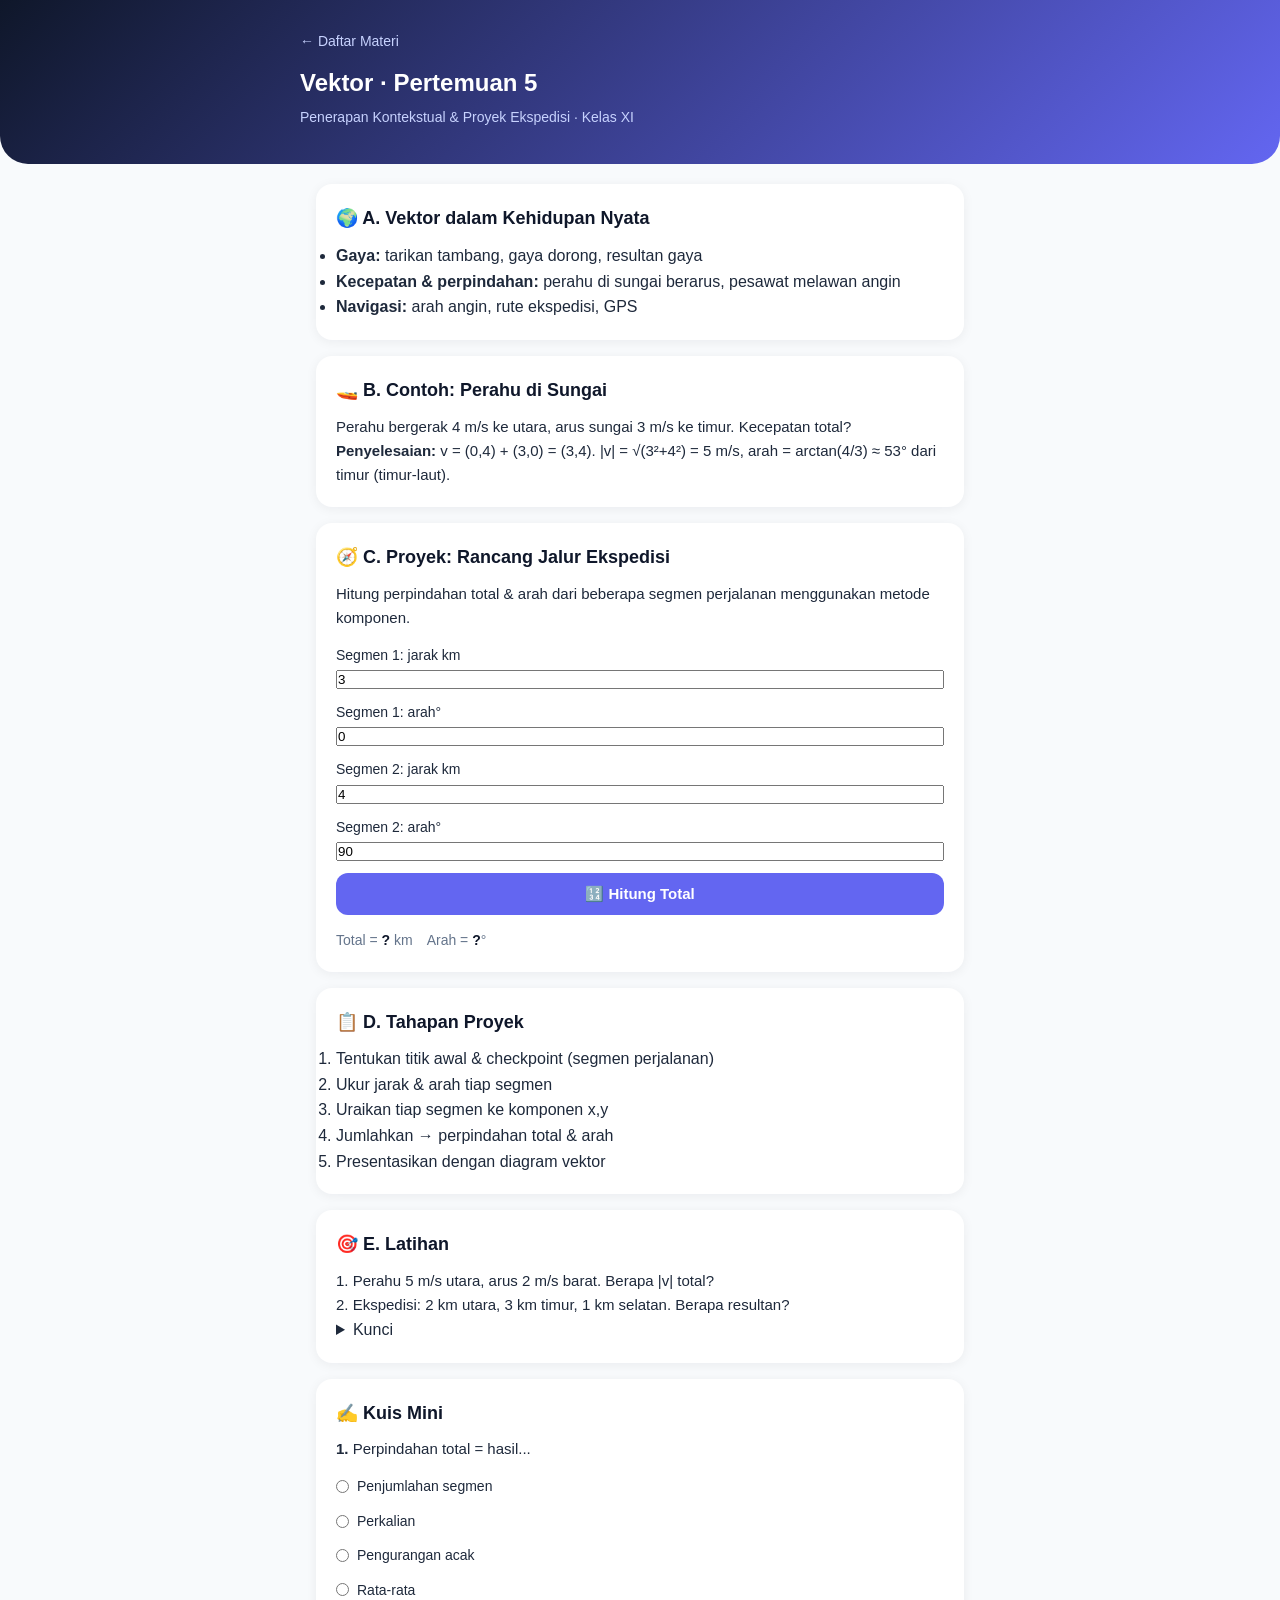
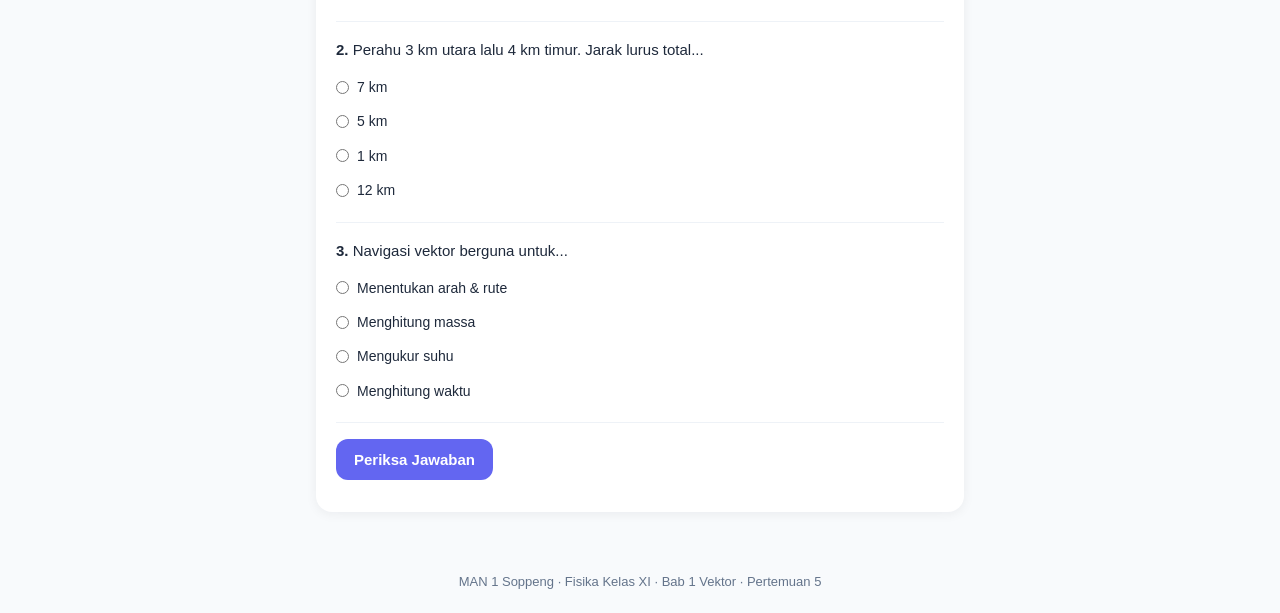
<file: materi/xi/vektor-p5.html>
<!DOCTYPE html>
<html lang="id">
<head>
<meta charset="UTF-8">
<meta name="viewport" content="width=device-width, initial-scale=1.0">
<title>Vektor P5 — Penerapan & Proyek | Fisika XI</title>
<link rel="stylesheet" href="../../assets/style.css">
</head>
<body>
<header class="hero">
  <div class="hero-inner">
    <a href="../../index.html" class="back">← Daftar Materi</a>
    <h1>Vektor · Pertemuan 5</h1>
    <p class="sub">Penerapan Kontekstual & Proyek Ekspedisi · Kelas XI</p>
  </div>
</header>
<main class="container">

  <section class="card">
    <h2>🌍 A. Vektor dalam Kehidupan Nyata</h2>
    <ul>
      <li><b>Gaya:</b> tarikan tambang, gaya dorong, resultan gaya</li>
      <li><b>Kecepatan & perpindahan:</b> perahu di sungai berarus, pesawat melawan angin</li>
      <li><b>Navigasi:</b> arah angin, rute ekspedisi, GPS</li>
    </ul>
  </section>

  <section class="card">
    <h2>🚤 B. Contoh: Perahu di Sungai</h2>
    <p>Perahu bergerak 4 m/s ke utara, arus sungai 3 m/s ke timur. Kecepatan total?</p>
    <p><b>Penyelesaian:</b> v = (0,4) + (3,0) = (3,4). |v| = √(3²+4²) = 5 m/s, arah = arctan(4/3) ≈ 53° dari timur (timur-laut).</p>
  </section>

  <section class="card">
    <h2>🧭 C. Proyek: Rancang Jalur Ekspedisi</h2>
    <p>Hitung perpindahan total & arah dari beberapa segmen perjalanan menggunakan metode komponen.</p>
    <div class="controls">
      <label>Segmen 1: jarak km<input type="number" id="d1" value="3" step="0.5" min="0"></label>
      <label>Segmen 1: arah°<input type="number" id="a1" value="0" step="5"></label>
      <label>Segmen 2: jarak km<input type="number" id="d2" value="4" step="0.5" min="0"></label>
      <label>Segmen 2: arah°<input type="number" id="a2" value="90" step="5"></label>
      <button id="calc" class="btn">🔢 Hitung Total</button>
    </div>
    <div class="readout"><span>Total = <b id="tot">?</b> km</span><span>Arah = <b id="dir">?</b>°</span></div>
  </section>

  <section class="card">
    <h2>📋 D. Tahapan Proyek</h2>
    <ol>
      <li>Tentukan titik awal & checkpoint (segmen perjalanan)</li>
      <li>Ukur jarak & arah tiap segmen</li>
      <li>Uraikan tiap segmen ke komponen x,y</li>
      <li>Jumlahkan → perpindahan total & arah</li>
      <li>Presentasikan dengan diagram vektor</li>
    </ol>
  </section>

  <section class="card">
    <h2>🎯 E. Latihan</h2>
    <p>1. Perahu 5 m/s utara, arus 2 m/s barat. Berapa |v| total?<br>
    2. Ekspedisi: 2 km utara, 3 km timur, 1 km selatan. Berapa resultan?</p>
    <details><summary>Kunci</summary>
    <p>1. v=(−2,5), |v|=√(4+25)=√29≈5,39 m/s.<br>
    2. Total y=2−1=1, x=3. Resultan=√(9+1)=√10≈3,16 km arah ≈18,4° timur dari utara.</p></details>
  </section>

  <section class="card">
    <h2>✍️ Kuis Mini</h2>
    <div id="quiz"></div>
    <button id="check" class="btn">Periksa Jawaban</button>
    <p id="result" class="result"></p>
  </section>
</main>
<footer class="foot"><p>MAN 1 Soppeng · Fisika Kelas XI · Bab 1 Vektor · Pertemuan 5</p></footer>
<script>
document.getElementById('calc').onclick=()=>{
  const d1=+document.getElementById('d1').value,a1=+document.getElementById('a1').value*Math.PI/180;
  const d2=+document.getElementById('d2').value,a2=+document.getElementById('a2').value*Math.PI/180;
  const x1=d1*Math.cos(a1),y1=d1*Math.sin(a1),x2=d2*Math.cos(a2),y2=d2*Math.sin(a2);
  const Rx=x1+x2,Ry=y1+y2,tot=Math.sqrt(Rx*Rx+Ry*Ry);
  let dir=Math.atan2(Ry,Rx)*180/Math.PI;if(dir<0)dir+=360;
  document.getElementById('tot').textContent=tot.toFixed(2);
  document.getElementById('dir').textContent=dir.toFixed(1);
};
const soal=[
  {q:"Perpindahan total = hasil...",o:["Penjumlahan segmen","Perkalian","Pengurangan acak","Rata-rata"],a:0},
  {q:"Perahu 3 km utara lalu 4 km timur. Jarak lurus total...",o:["7 km","5 km","1 km","12 km"],a:1},
  {q:"Navigasi vektor berguna untuk...",o:["Menentukan arah & rute","Menghitung massa","Mengukur suhu","Menghitung waktu"],a:0}
];
const qz=document.getElementById('quiz');
soal.forEach((s,i)=>{let h=`<div class="q"><p><b>${i+1}.</b> ${s.q}</p>`;s.o.forEach((o,j)=>{h+=`<label class="opt"><input type="radio" name="q${i}" value="${j}"> ${o}</label>`;});h+=`</div>`;qz.innerHTML+=h;});
document.getElementById('check').onclick=()=>{let b=0;soal.forEach((s,i)=>{const p=document.querySelector(`input[name=q${i}]:checked`);if(p&&+p.value===s.a)b++;});const r=document.getElementById('result');r.textContent=`Skor: ${b}/${soal.length} ${b===soal.length?'🎉':''}`;r.className='result '+(b===soal.length?'ok':'warn');};
</script>
</body>
</html>
</file>
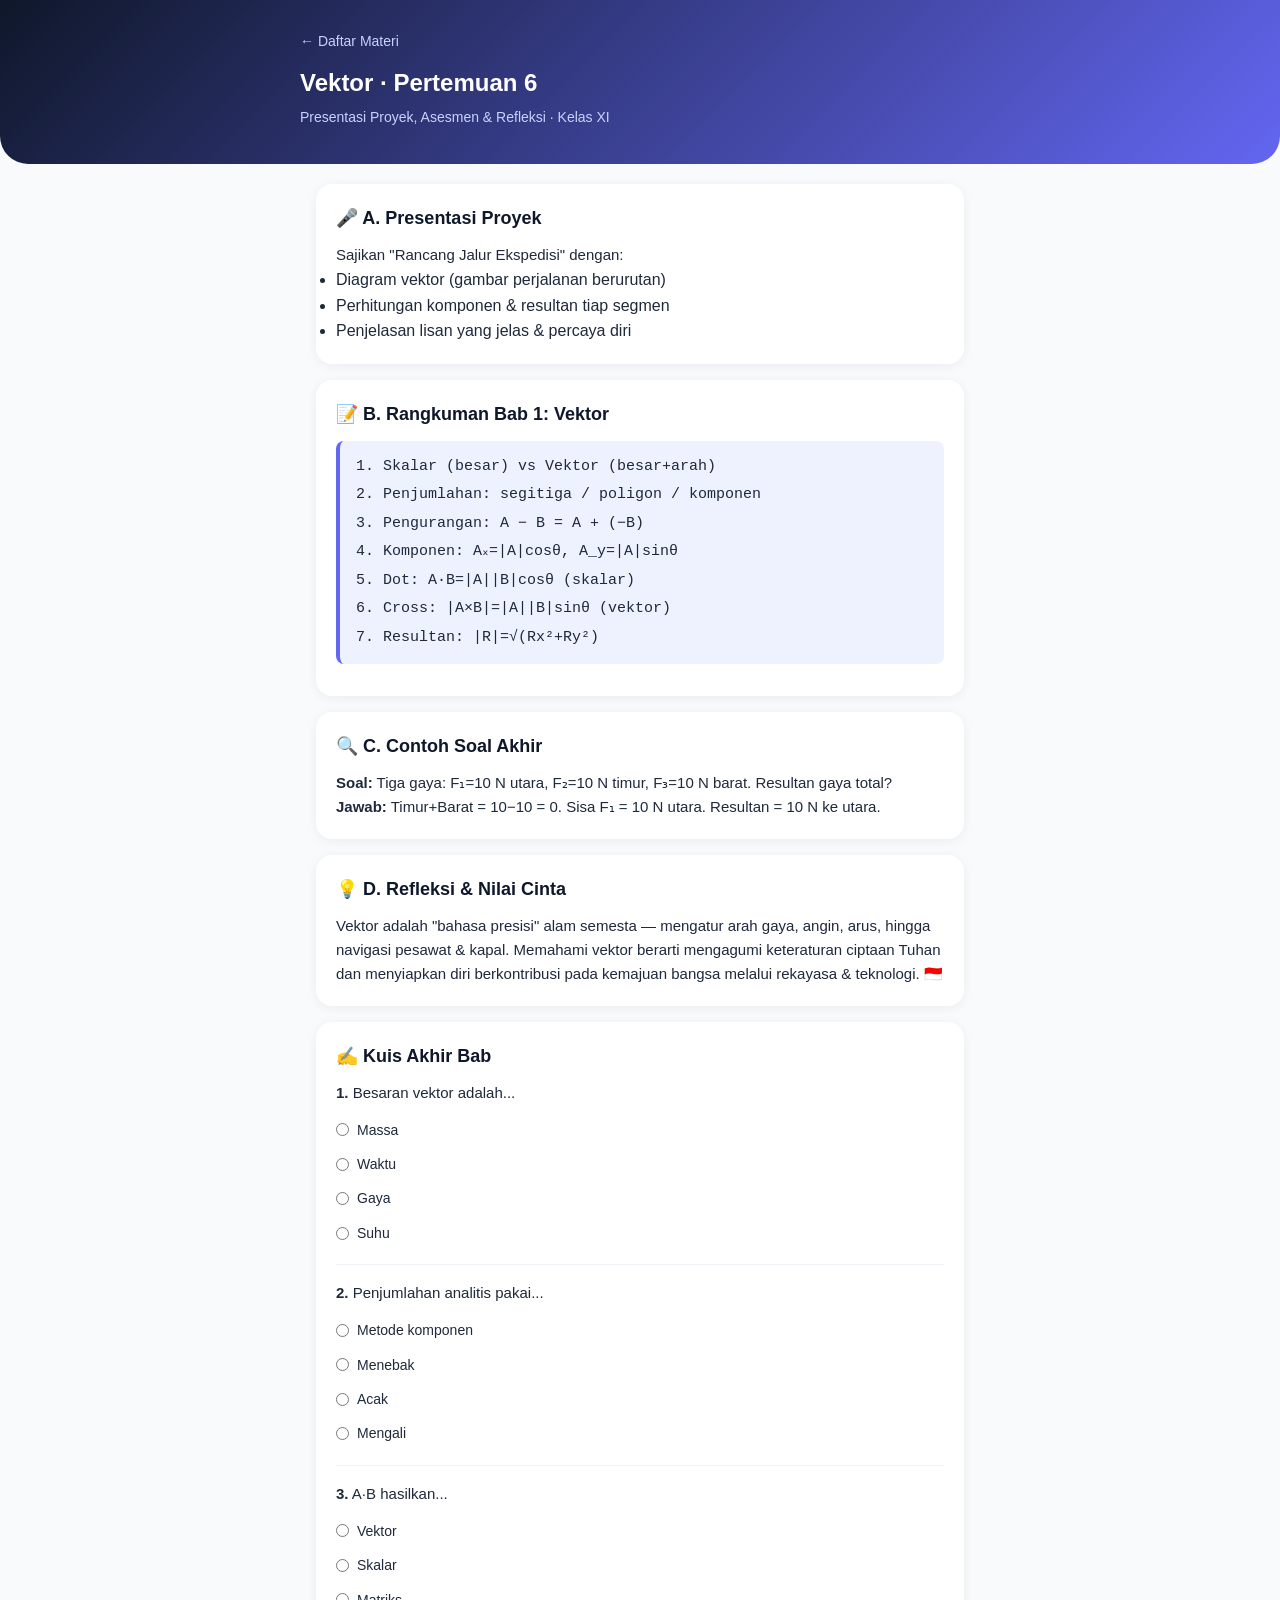
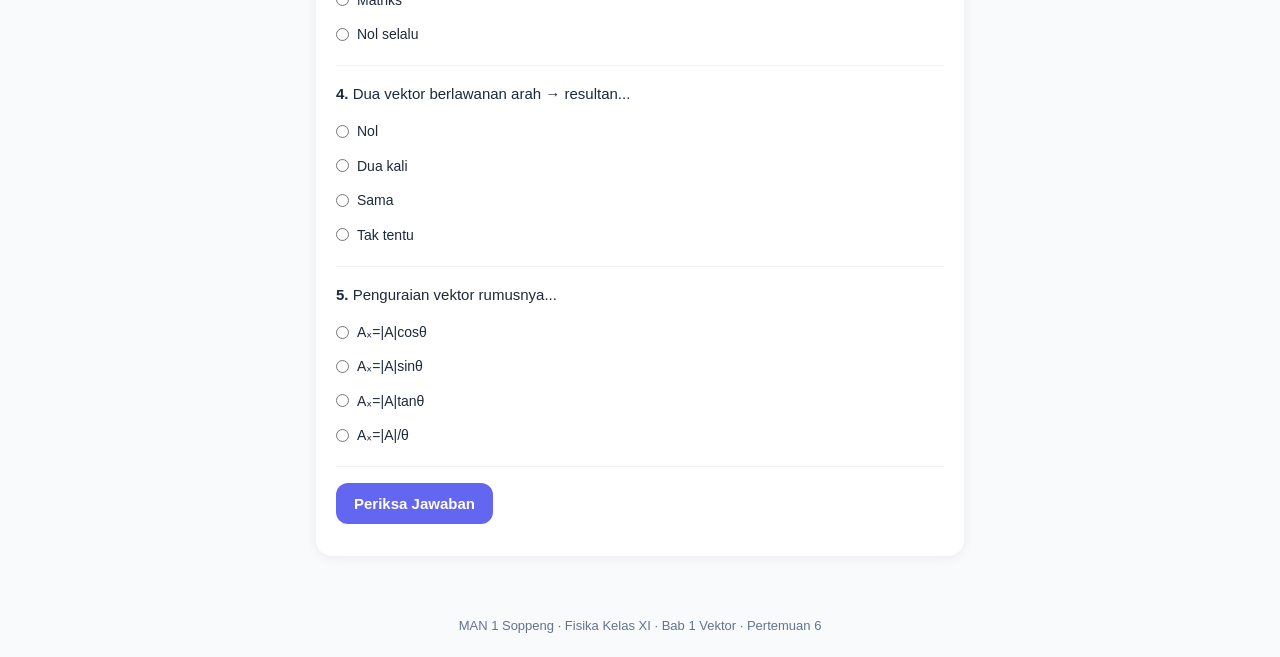
<file: materi/xi/vektor-p6.html>
<!DOCTYPE html>
<html lang="id">
<head>
<meta charset="UTF-8">
<meta name="viewport" content="width=device-width, initial-scale=1.0">
<title>Vektor P6 — Presentasi & Refleksi | Fisika XI</title>
<link rel="stylesheet" href="../../assets/style.css">
</head>
<body>
<header class="hero">
  <div class="hero-inner">
    <a href="../../index.html" class="back">← Daftar Materi</a>
    <h1>Vektor · Pertemuan 6</h1>
    <p class="sub">Presentasi Proyek, Asesmen & Refleksi · Kelas XI</p>
  </div>
</header>
<main class="container">

  <section class="card">
    <h2>🎤 A. Presentasi Proyek</h2>
    <p>Sajikan "Rancang Jalur Ekspedisi" dengan:</p>
    <ul>
      <li>Diagram vektor (gambar perjalanan berurutan)</li>
      <li>Perhitungan komponen & resultan tiap segmen</li>
      <li>Penjelasan lisan yang jelas & percaya diri</li>
    </ul>
  </section>

  <section class="card">
    <h2>📝 B. Rangkuman Bab 1: Vektor</h2>
    <div class="rumus">
      1. Skalar (besar) vs Vektor (besar+arah)<br>
      2. Penjumlahan: segitiga / poligon / komponen<br>
      3. Pengurangan: A − B = A + (−B)<br>
      4. Komponen: Aₓ=|A|cosθ, A_y=|A|sinθ<br>
      5. Dot: A·B=|A||B|cosθ (skalar)<br>
      6. Cross: |A×B|=|A||B|sinθ (vektor)<br>
      7. Resultan: |R|=√(Rx²+Ry²)
    </div>
  </section>

  <section class="card">
    <h2>🔍 C. Contoh Soal Akhir</h2>
    <p><b>Soal:</b> Tiga gaya: F₁=10 N utara, F₂=10 N timur, F₃=10 N barat. Resultan gaya total?</p>
    <p><b>Jawab:</b> Timur+Barat = 10−10 = 0. Sisa F₁ = 10 N utara. Resultan = 10 N ke utara.</p>
  </section>

  <section class="card">
    <h2>💡 D. Refleksi & Nilai Cinta</h2>
    <p>Vektor adalah "bahasa presisi" alam semesta — mengatur arah gaya, angin, arus, hingga navigasi pesawat & kapal. Memahami vektor berarti mengagumi keteraturan ciptaan Tuhan dan menyiapkan diri berkontribusi pada kemajuan bangsa melalui rekayasa & teknologi. 🇮🇩</p>
  </section>

  <section class="card">
    <h2>✍️ Kuis Akhir Bab</h2>
    <div id="quiz"></div>
    <button id="check" class="btn">Periksa Jawaban</button>
    <p id="result" class="result"></p>
  </section>
</main>
<footer class="foot"><p>MAN 1 Soppeng · Fisika Kelas XI · Bab 1 Vektor · Pertemuan 6</p></footer>
<script>
const soal=[
  {q:"Besaran vektor adalah...",o:["Massa","Waktu","Gaya","Suhu"],a:2},
  {q:"Penjumlahan analitis pakai...",o:["Metode komponen","Menebak","Acak","Mengali"],a:0},
  {q:"A·B hasilkan...",o:["Vektor","Skalar","Matriks","Nol selalu"],a:1},
  {q:"Dua vektor berlawanan arah → resultan...",o:["Nol","Dua kali","Sama","Tak tentu"],a:0},
  {q:"Penguraian vektor rumusnya...",o:["Aₓ=|A|cosθ","Aₓ=|A|sinθ","Aₓ=|A|tanθ","Aₓ=|A|/θ"],a:0}
];
const qz=document.getElementById('quiz');
soal.forEach((s,i)=>{let h=`<div class="q"><p><b>${i+1}.</b> ${s.q}</p>`;s.o.forEach((o,j)=>{h+=`<label class="opt"><input type="radio" name="q${i}" value="${j}"> ${o}</label>`;});h+=`</div>`;qz.innerHTML+=h;});
document.getElementById('check').onclick=()=>{let b=0;soal.forEach((s,i)=>{const p=document.querySelector(`input[name=q${i}]:checked`);if(p&&+p.value===s.a)b++;});const r=document.getElementById('result');r.textContent=`Skor: ${b}/${soal.length} ${b===soal.length?'🎉 Semua benar!':''}`;r.className='result '+(b===soal.length?'ok':'warn');};
</script>
</body>
</html>
</file>
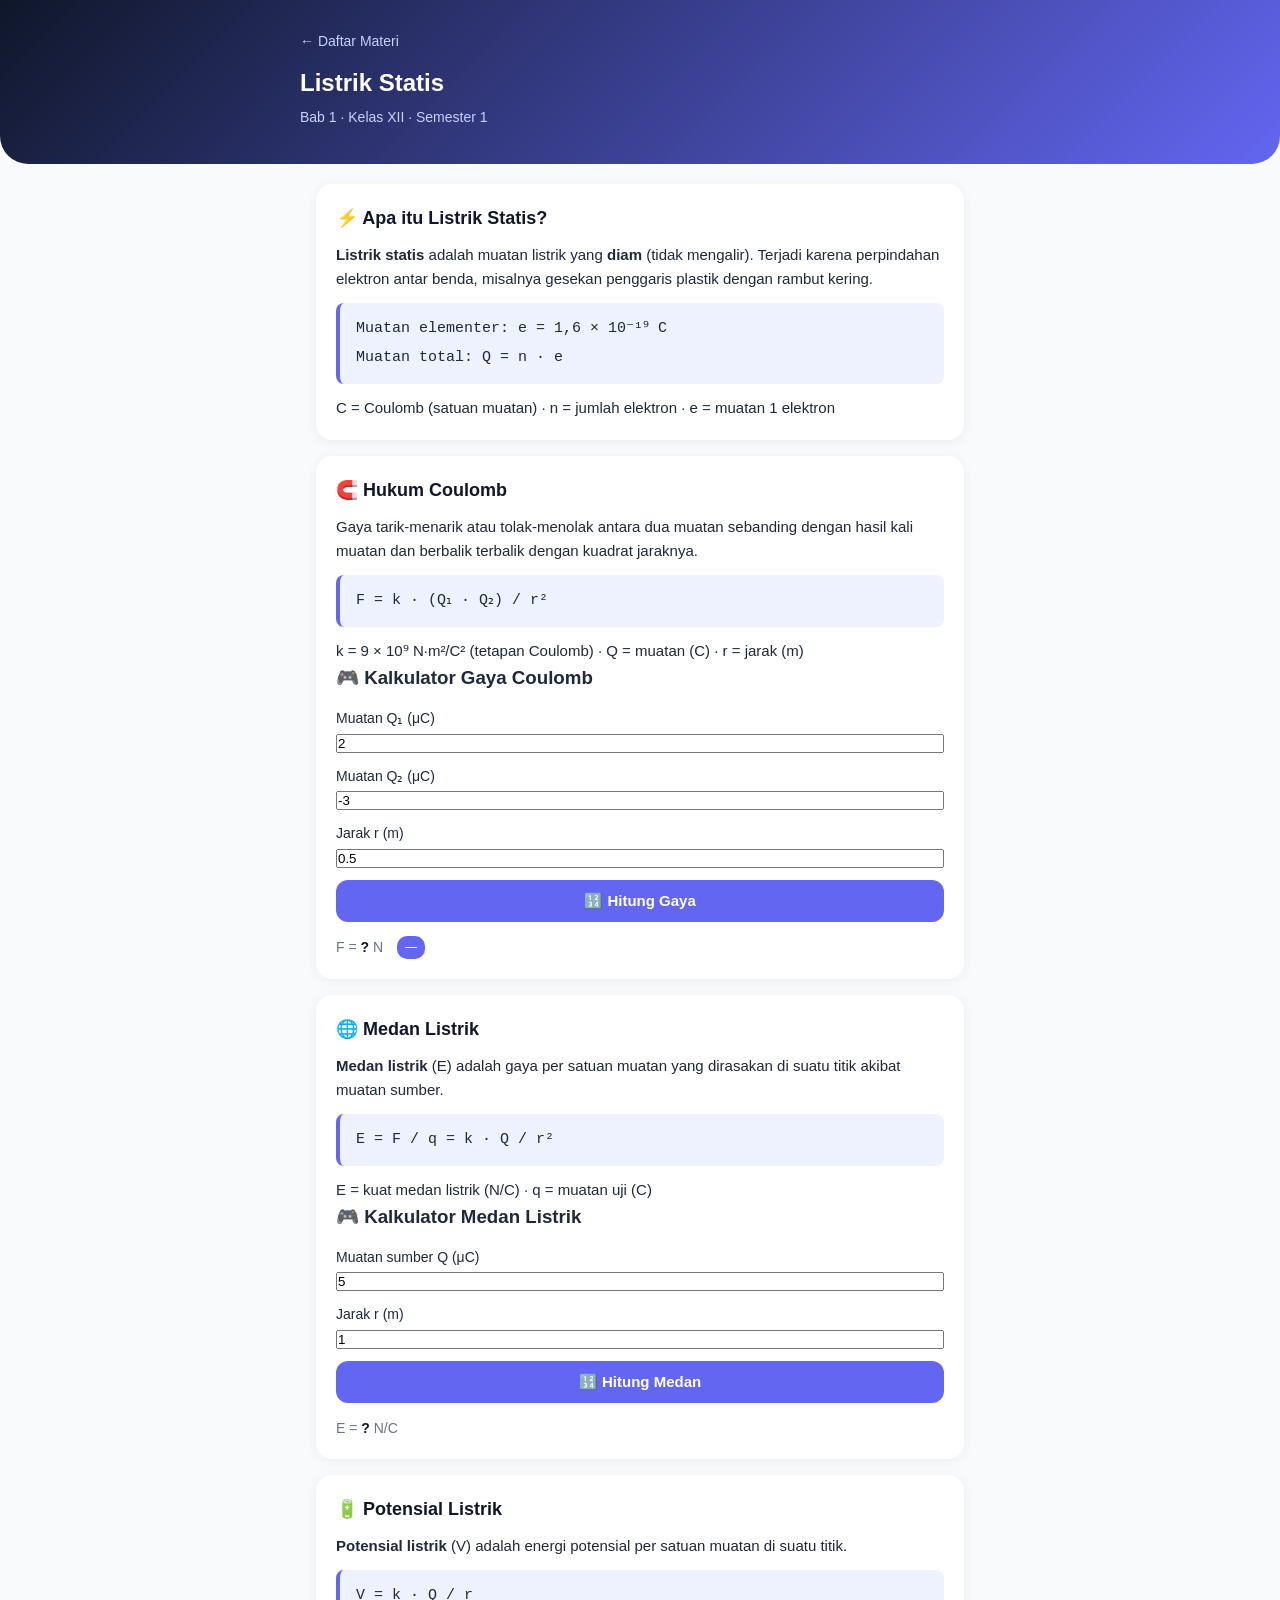
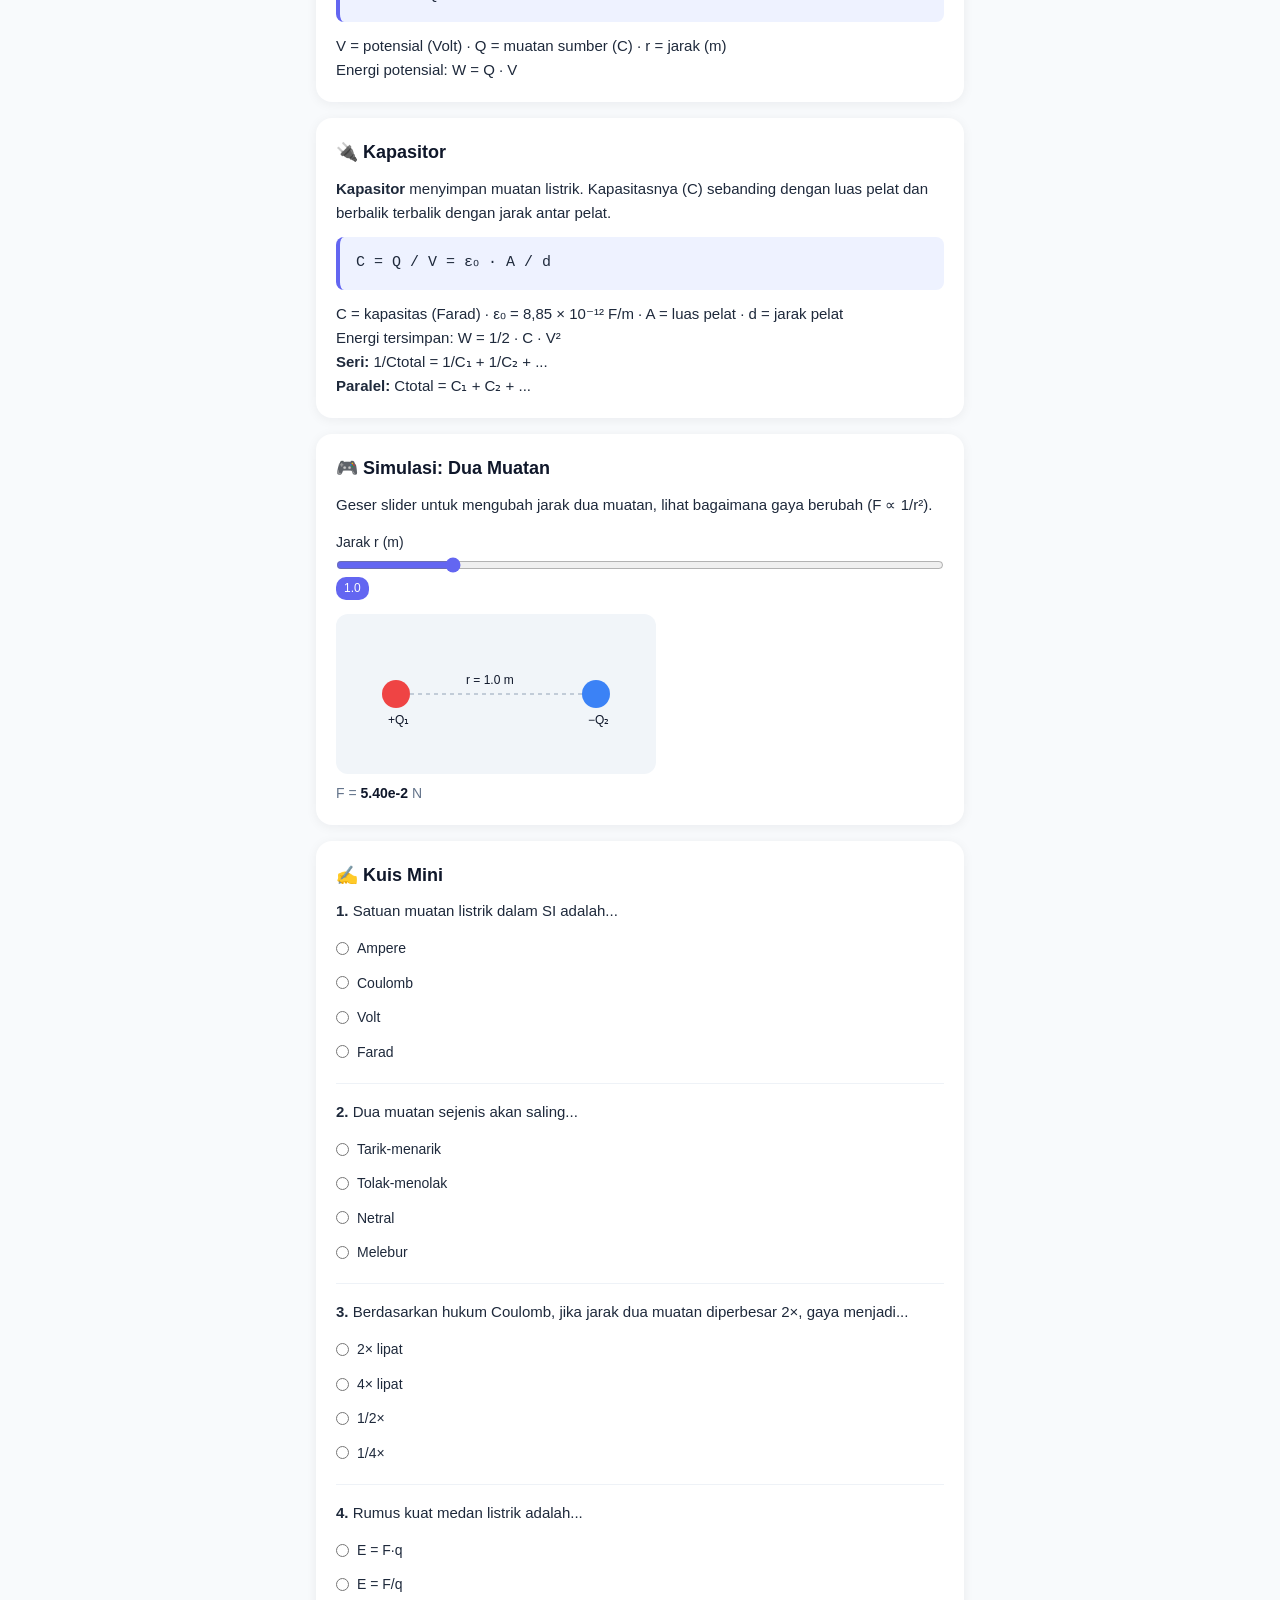
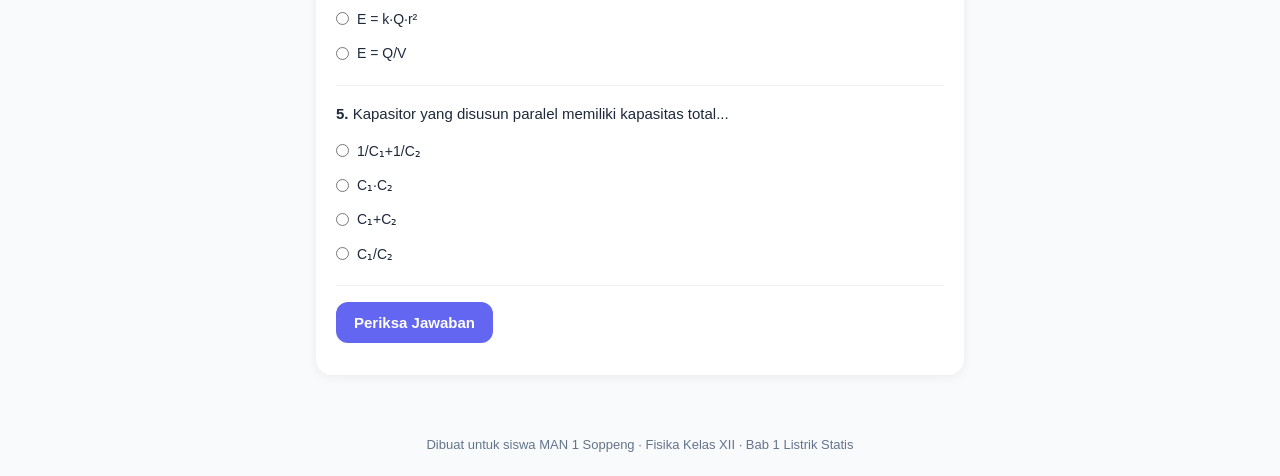
<file: materi/xii/listrik-statis.html>
<!DOCTYPE html>
<html lang="id">
<head>
<meta charset="UTF-8">
<meta name="viewport" content="width=device-width, initial-scale=1.0">
<title>Listrik Statis — Fisika XII</title>
<link rel="stylesheet" href="../../assets/style.css">
</head>
<body>

<header class="hero">
  <div class="hero-inner">
    <a href="../../index.html" class="back">← Daftar Materi</a>
    <h1>Listrik Statis</h1>
    <p class="sub">Bab 1 · Kelas XII · Semester 1</p>
  </div>
</header>

<main class="container">

  <!-- PENGANTAR -->
  <section class="card">
    <h2>⚡ Apa itu Listrik Statis?</h2>
    <p><strong>Listrik statis</strong> adalah muatan listrik yang <strong>diam</strong> (tidak mengalir). Terjadi karena perpindahan elektron antar benda, misalnya gesekan penggaris plastik dengan rambut kering.</p>
    <div class="rumus">
      Muatan elementer: e = 1,6 × 10⁻¹⁹ C<br>
      Muatan total: Q = n · e
    </div>
    <p class="note">C = Coulomb (satuan muatan) · n = jumlah elektron · e = muatan 1 elektron</p>
  </section>

  <!-- HUKUM COULOMB -->
  <section class="card">
    <h2>🧲 Hukum Coulomb</h2>
    <p>Gaya tarik-menarik atau tolak-menolak antara dua muatan sebanding dengan hasil kali muatan dan berbalik terbalik dengan kuadrat jaraknya.</p>
    <div class="rumus">
      F = k · (Q₁ · Q₂) / r²
    </div>
    <p class="note">k = 9 × 10⁹ N·m²/C² (tetapan Coulomb) · Q = muatan (C) · r = jarak (m)</p>

    <h3>🎮 Kalkulator Gaya Coulomb</h3>
    <div class="controls">
      <label>Muatan Q₁ (μC)
        <input type="number" id="q1" value="2" step="0.5">
      </label>
      <label>Muatan Q₂ (μC)
        <input type="number" id="q2" value="-3" step="0.5">
      </label>
      <label>Jarak r (m)
        <input type="number" id="r" value="0.5" step="0.1" min="0.1">
      </label>
      <button id="calcC" class="btn">🔢 Hitung Gaya</button>
    </div>
    <div class="readout">
      <span>F = <b id="fres">?</b> N</span>
      <span id="fjenis" class="badge">—</span>
    </div>
  </section>

  <!-- MEDAN LISTRIK -->
  <section class="card">
    <h2>🌐 Medan Listrik</h2>
    <p><strong>Medan listrik</strong> (E) adalah gaya per satuan muatan yang dirasakan di suatu titik akibat muatan sumber.</p>
    <div class="rumus">
      E = F / q = k · Q / r²
    </div>
    <p class="note">E = kuat medan listrik (N/C) · q = muatan uji (C)</p>

    <h3>🎮 Kalkulator Medan Listrik</h3>
    <div class="controls">
      <label>Muatan sumber Q (μC)
        <input type="number" id="mq" value="5" step="0.5">
      </label>
      <label>Jarak r (m)
        <input type="number" id="mr" value="1" step="0.1" min="0.1">
      </label>
      <button id="calcE" class="btn">🔢 Hitung Medan</button>
    </div>
    <div class="readout">
      <span>E = <b id="eres">?</b> N/C</span>
    </div>
  </section>

  <!-- POTENSIAL -->
  <section class="card">
    <h2>🔋 Potensial Listrik</h2>
    <p><strong>Potensial listrik</strong> (V) adalah energi potensial per satuan muatan di suatu titik.</p>
    <div class="rumus">
      V = k · Q / r
    </div>
    <p class="note">V = potensial (Volt) · Q = muatan sumber (C) · r = jarak (m)</p>
    <p>Energi potensial: <span class="rumus-inline">W = Q · V</span></p>
  </section>

  <!-- KAPASITOR -->
  <section class="card">
    <h2>🔌 Kapasitor</h2>
    <p><strong>Kapasitor</strong> menyimpan muatan listrik. Kapasitasnya (C) sebanding dengan luas pelat dan berbalik terbalik dengan jarak antar pelat.</p>
    <div class="rumus">
      C = Q / V = ε₀ · A / d
    </div>
    <p class="note">C = kapasitas (Farad) · ε₀ = 8,85 × 10⁻¹² F/m · A = luas pelat · d = jarak pelat</p>
    <p>Energi tersimpan: <span class="rumus-inline">W = 1/2 · C · V²</span></p>
    <p><strong>Seri:</strong> 1/Ctotal = 1/C₁ + 1/C₂ + ...<br>
       <strong>Paralel:</strong> Ctotal = C₁ + C₂ + ...</p>
  </section>

  <!-- SIMULASI INTERAKTIF -->
  <section class="card">
    <h2>🎮 Simulasi: Dua Muatan</h2>
    <p>Geser slider untuk mengubah jarak dua muatan, lihat bagaimana gaya berubah (F ∝ 1/r²).</p>
    <div class="controls">
      <label>Jarak r (m)
        <input type="range" id="simr" min="0.1" max="5" value="1" step="0.1">
        <span id="simrval" class="badge">1.0</span>
      </label>
    </div>
    <canvas id="sim" width="320" height="160"></canvas>
    <div class="readout">
      <span>F = <b id="simf">?</b> N</span>
    </div>
  </section>

  <!-- KUIS MINI -->
  <section class="card">
    <h2>✍️ Kuis Mini</h2>
    <div id="quiz"></div>
    <button id="check" class="btn">Periksa Jawaban</button>
    <p id="result" class="result"></p>
  </section>

</main>

<footer class="foot">
  <p>Dibuat untuk siswa MAN 1 Soppeng · Fisika Kelas XII · Bab 1 Listrik Statis</p>
</footer>

<script>
// ===== KALKULATOR COULOMB =====
document.getElementById('calcC').onclick = () => {
  const q1 = parseFloat(document.getElementById('q1').value) * 1e-6;
  const q2 = parseFloat(document.getElementById('q2').value) * 1e-6;
  const r  = parseFloat(document.getElementById('r').value);
  const k  = 9e9;
  const F  = k * Math.abs(q1*q2) / (r*r);
  document.getElementById('fres').textContent = F.toExponential(2);
  document.getElementById('fjenis').textContent = (q1*q2 < 0) ? 'Tarik-menarik' : 'Tolak-menolak';
};
// ===== KALKULATOR MEDAN =====
document.getElementById('calcE').onclick = () => {
  const Q = parseFloat(document.getElementById('mq').value) * 1e-6;
  const r = parseFloat(document.getElementById('mr').value);
  const k = 9e9;
  const E = k * Math.abs(Q) / (r*r);
  document.getElementById('eres').textContent = E.toExponential(2);
};
// ===== SIMULASI DUA MUATAN =====
const cv = document.getElementById('sim');
const ctx = cv.getContext('2d');
const k = 9e9, Qa = 2e-6, Qb = -3e-6;
function drawSim(r){
  ctx.clearRect(0,0,cv.width,cv.height);
  const F = k * Math.abs(Qa*Qb) / (r*r);
  document.getElementById('simf').textContent = F.toExponential(2);
  // dua muatan
  ctx.fillStyle = '#ef4444'; ctx.beginPath(); ctx.arc(60,80,14,0,Math.PI*2); ctx.fill();
  ctx.fillStyle = '#3b82f6'; ctx.beginPath(); ctx.arc(260,80,14,0,Math.PI*2); ctx.fill();
  ctx.fillStyle='#0f172a'; ctx.font='12px sans-serif';
  ctx.fillText('+Q₁', 52, 110); ctx.fillText('−Q₂', 252, 110);
  // garis jarak
  ctx.strokeStyle = '#94a3b8'; ctx.setLineDash([4,4]);
  ctx.beginPath(); ctx.moveTo(74,80); ctx.lineTo(246,80); ctx.stroke(); ctx.setLineDash([]);
  ctx.fillText('r = '+r.toFixed(1)+' m', 130, 70);
}
document.getElementById('simr').oninput = e => {
  document.getElementById('simrval').textContent = parseFloat(e.target.value).toFixed(1);
  drawSim(parseFloat(e.target.value));
};
drawSim(1);

// ===== KUIS =====
const soal = [
  {q:"Satuan muatan listrik dalam SI adalah...", o:["Ampere","Coulomb","Volt","Farad"], a:1},
  {q:"Dua muatan sejenis akan saling...", o:["Tarik-menarik","Tolak-menolak","Netral","Melebur"], a:1},
  {q:"Berdasarkan hukum Coulomb, jika jarak dua muatan diperbesar 2×, gaya menjadi...", o:["2× lipat","4× lipat","1/2×","1/4×"], a:3},
  {q:"Rumus kuat medan listrik adalah...", o:["E = F·q","E = F/q","E = k·Q·r²","E = Q/V"], a:1},
  {q:"Kapasitor yang disusun paralel memiliki kapasitas total...", o:["1/C₁+1/C₂","C₁·C₂","C₁+C₂","C₁/C₂"], a:2}
];
const qz = document.getElementById('quiz');
soal.forEach((s,i)=>{
  let h = `<div class="q"><p><b>${i+1}.</b> ${s.q}</p>`;
  s.o.forEach((opt,j)=>{ h += `<label class="opt"><input type="radio" name="q${i}" value="${j}"> ${opt}</label>`; });
  h += `</div>`;
  qz.innerHTML += h;
});
document.getElementById('check').onclick = () => {
  let benar = 0;
  soal.forEach((s,i)=>{
    const p = document.querySelector(`input[name=q${i}]:checked`);
    if(p && parseInt(p.value)===s.a) benar++;
  });
  const r = document.getElementById('result');
  r.textContent = `Skor: ${benar} / ${soal.length} ${benar===soal.length?'🎉 Semua benar!':''}`;
  r.className = 'result ' + (benar===soal.length?'ok':'warn');
};
</script>
</body>
</html>
</file>
<file: assets/style.css>
:root{
  --navy:#0F172A; --indigo:#6366F1; --teal:#0D9488;
  --bg:#F8FAFC; --card:#FFFFFF; --text:#1E293B; --muted:#64748B;
  --radius:16px;
}
*{box-sizing:border-box;margin:0;padding:0}
body{
  font-family:-apple-system,BlinkMacSystemFont,"Segoe UI",Roboto,Helvetica,Arial,sans-serif;
  background:var(--bg); color:var(--text); line-height:1.6;
  -webkit-font-smoothing:antialiased;
}
.hero{
  background:linear-gradient(135deg,var(--navy),var(--indigo));
  color:#fff; padding:28px 20px 36px;
  border-radius:0 0 28px 28px;
}
.hero-inner{max-width:680px;margin:0 auto}
.back{color:#c7d2fe;font-size:14px;text-decoration:none}
.hero h1{font-size:24px;margin:10px 0 4px;font-weight:700}
.sub{color:#c7d2fe;font-size:14px}
.container{max-width:680px;margin:0 auto;padding:20px 16px 40px;display:flex;flex-direction:column;gap:16px}
.card{background:var(--card);border-radius:var(--radius);padding:20px;box-shadow:0 2px 12px rgba(15,23,42,.06)}
.card h2{font-size:18px;margin-bottom:10px;color:var(--navy)}
.card p{font-size:15px;color:var(--text)}
.rumus{background:#EEF2FF;border-left:4px solid var(--indigo);padding:12px 16px;margin:12px 0;border-radius:8px;font-family:"Courier New",monospace;font-size:15px;line-height:1.9}
.note{font-size:13px;color:var(--muted);margin-top:8px}

/* Simulasi */
.controls{display:flex;flex-direction:column;gap:12px;margin:14px 0}
.controls label{font-size:14px;display:flex;flex-direction:column;gap:4px}
.controls input[type=range]{width:100%;accent-color:var(--indigo)}
.badge{display:inline-block;background:var(--indigo);color:#fff;font-size:12px;padding:2px 8px;border-radius:10px;width:fit-content}
.btn{background:var(--indigo);color:#fff;border:none;padding:12px 18px;border-radius:12px;font-size:15px;font-weight:600;cursor:pointer;transition:.15s}
.btn:active{transform:scale(.97)}
.btn.ghost{background:#EEF2FF;color:var(--indigo)}
canvas{width:100%;max-width:320px;height:auto;background:#F1F5F9;border-radius:12px;margin:8px 0;display:block}
.readout{display:flex;gap:14px;font-size:14px;color:var(--muted);flex-wrap:wrap}
.readout b{color:var(--navy)}

/* Kuis */
.q{margin-bottom:16px;padding-bottom:14px;border-bottom:1px solid #EEF2F7}
.q p{font-size:15px;margin-bottom:8px}
.opt{display:flex;align-items:center;gap:8px;font-size:14px;padding:6px 0;cursor:pointer}
.opt input{accent-color:var(--teal)}
.result{margin-top:12px;font-weight:600;font-size:15px}
.result.ok{color:var(--teal)}
.result.warn{color:#D97706}

.foot{text-align:center;padding:20px;color:var(--muted);font-size:13px}
</file>
